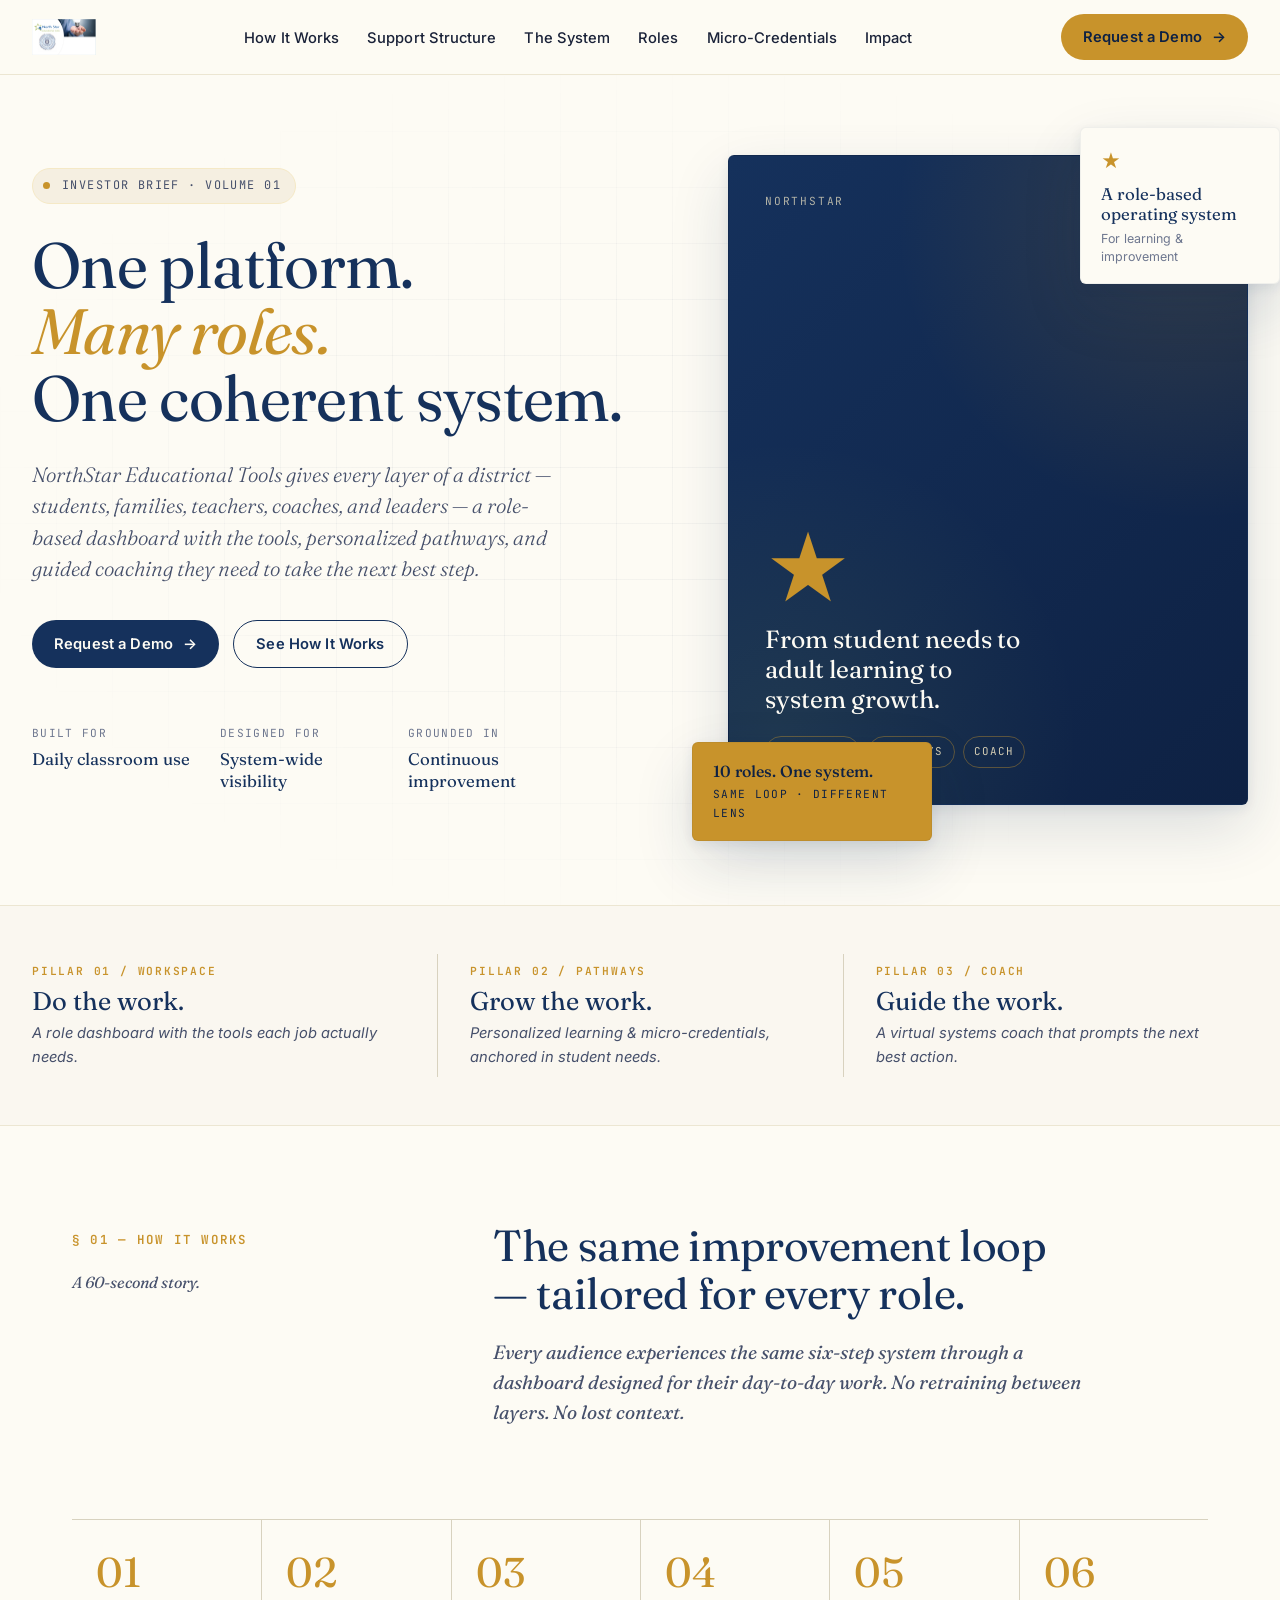
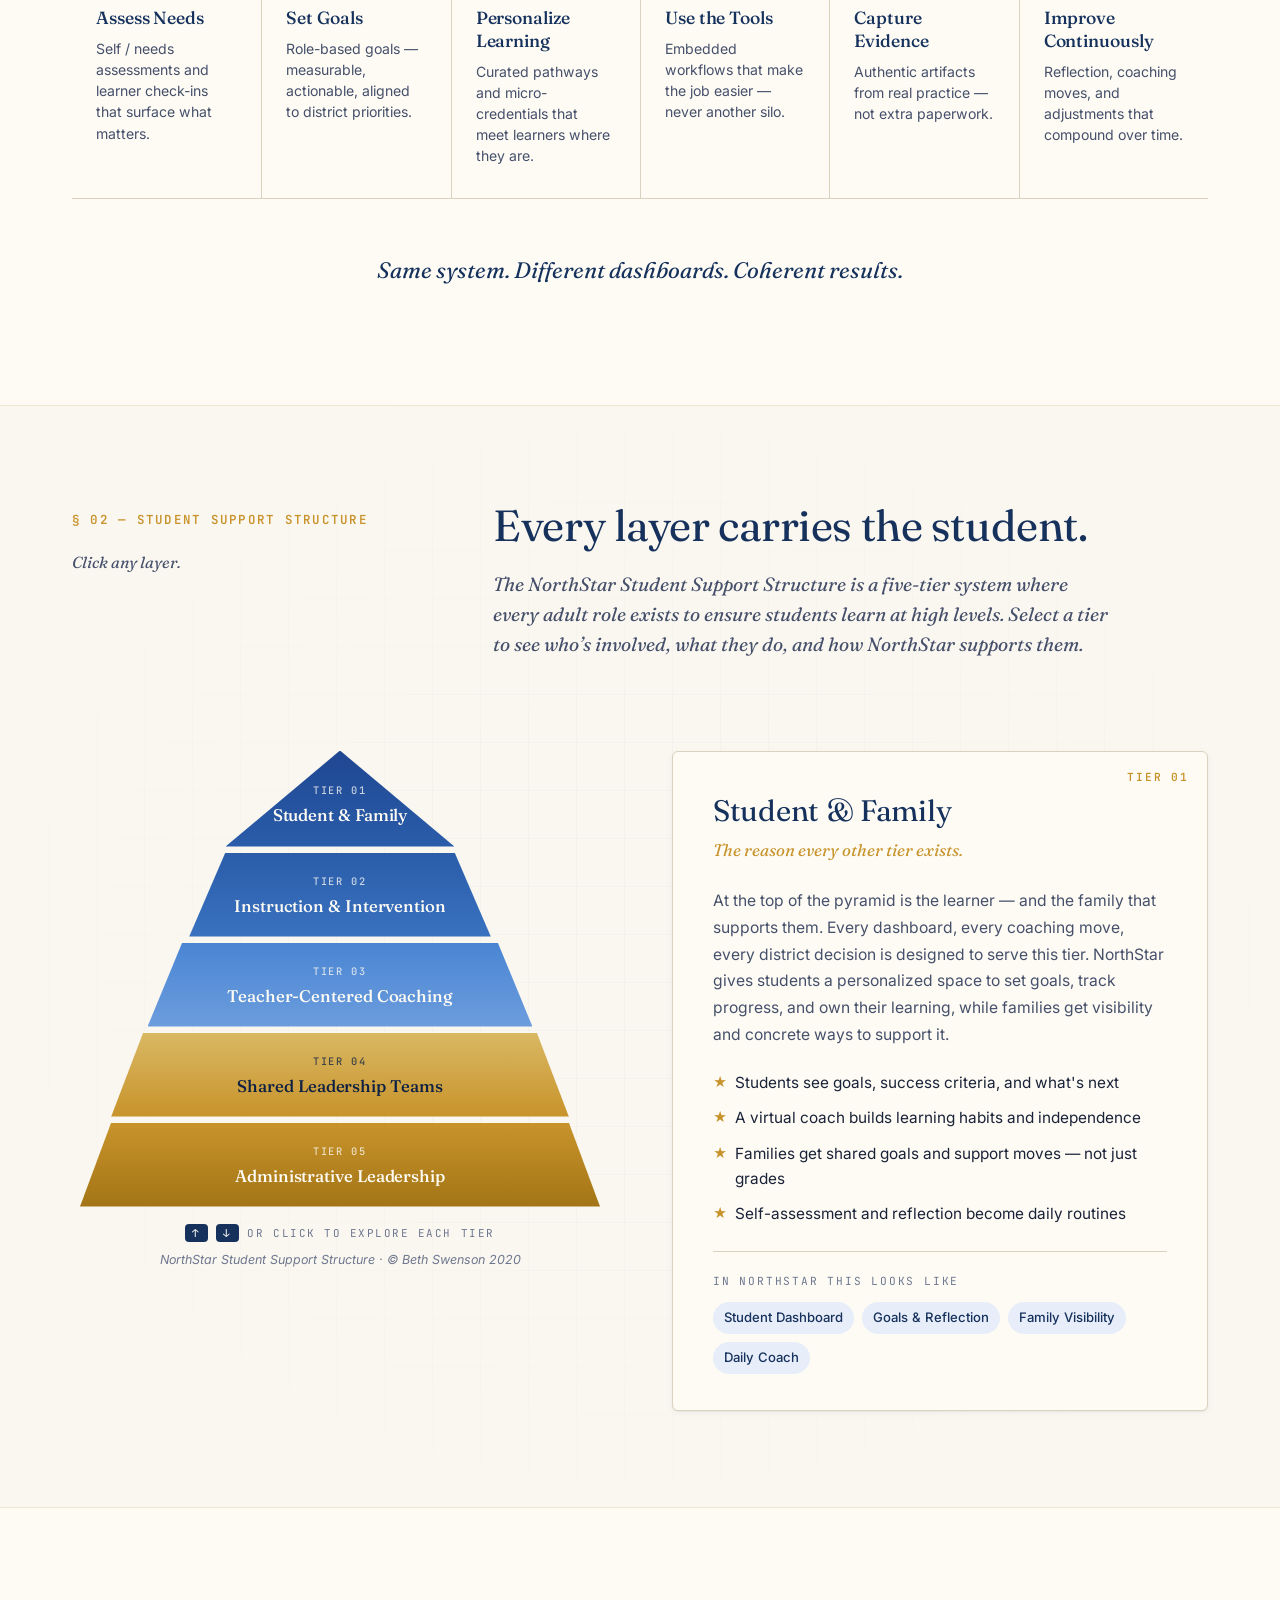
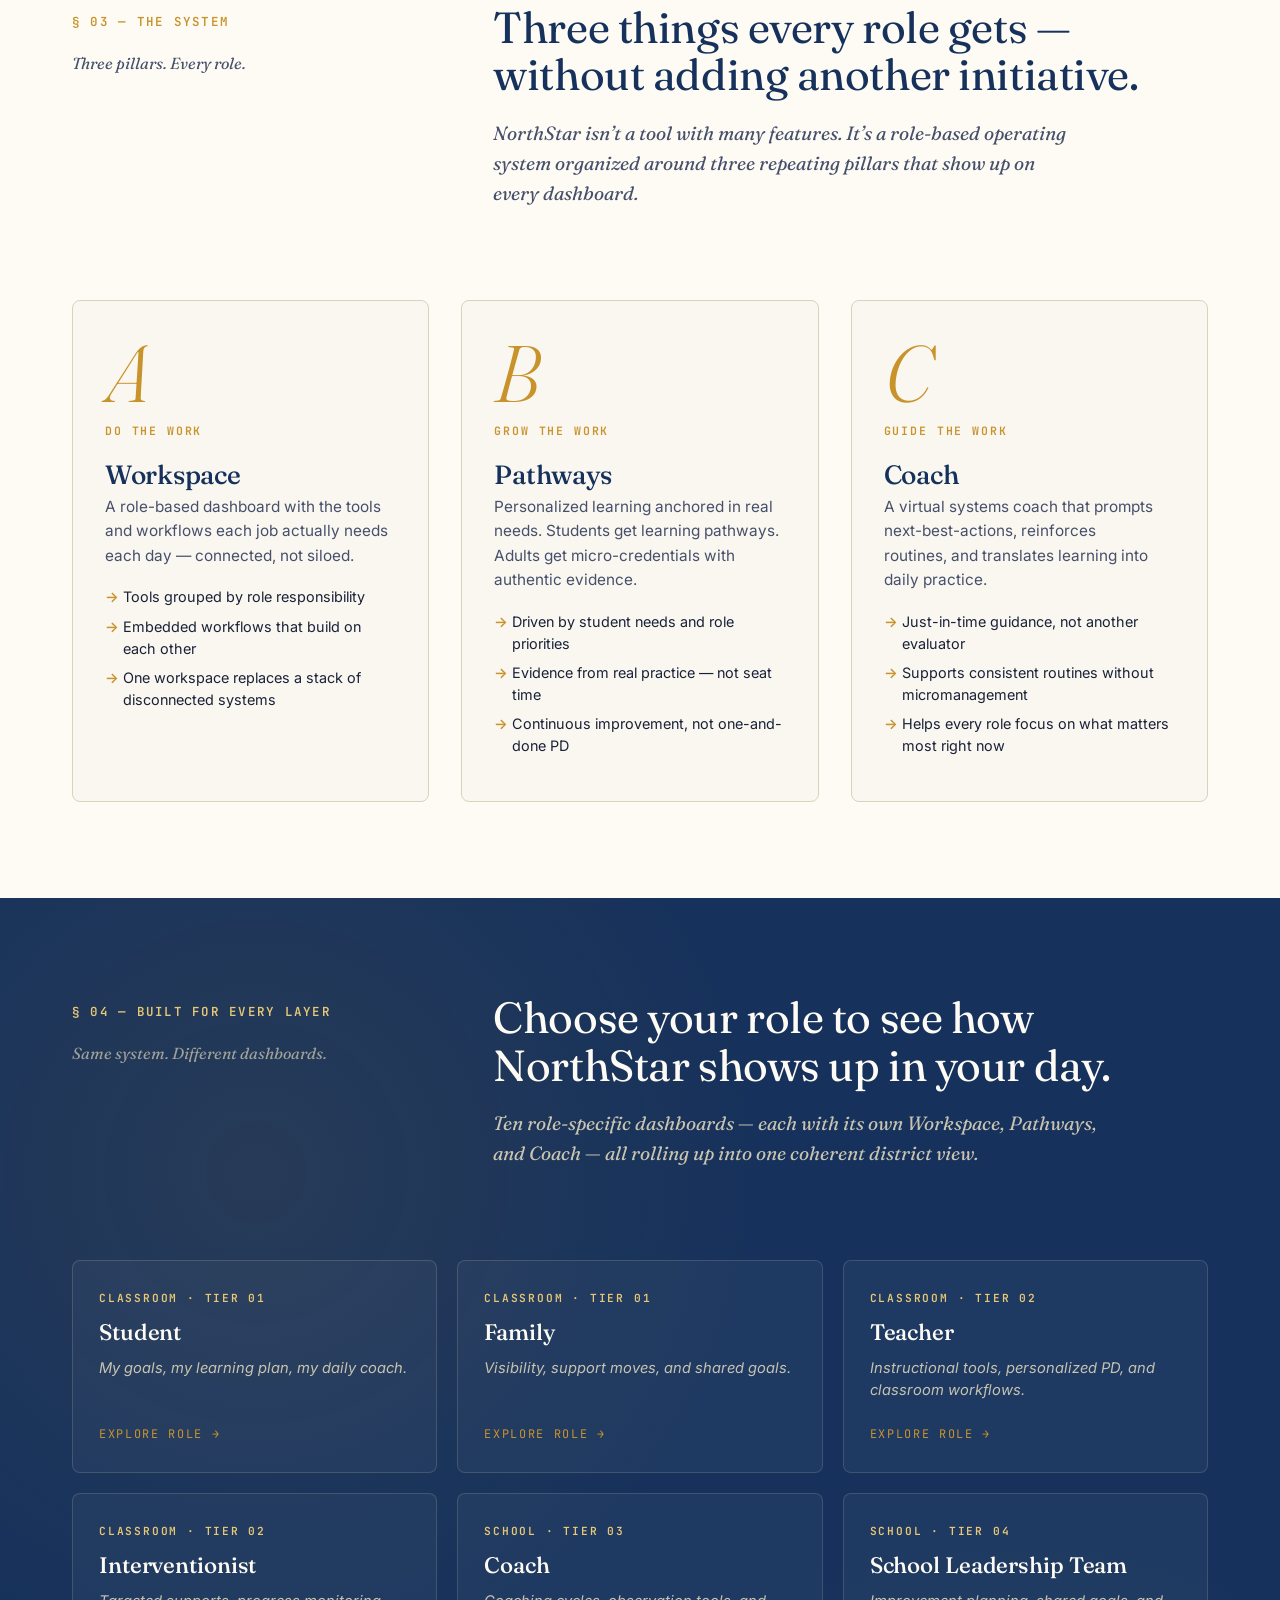
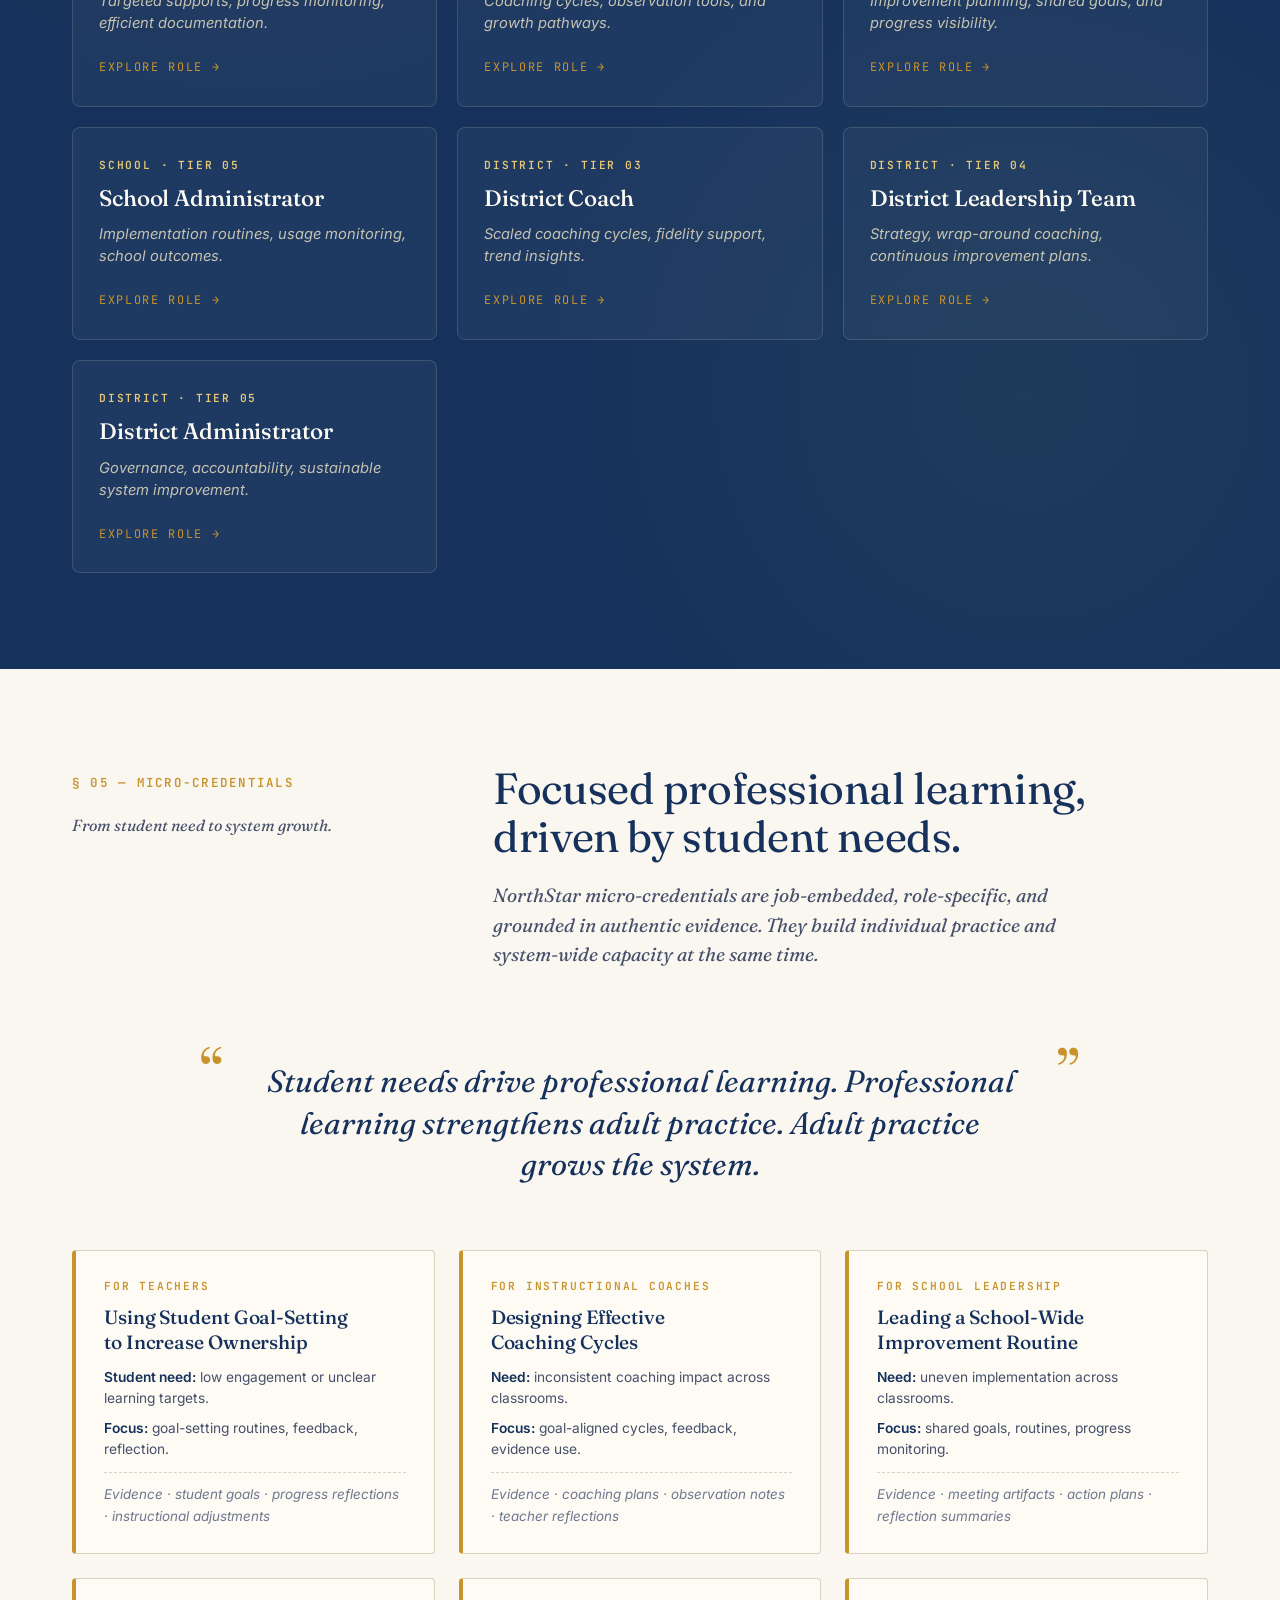
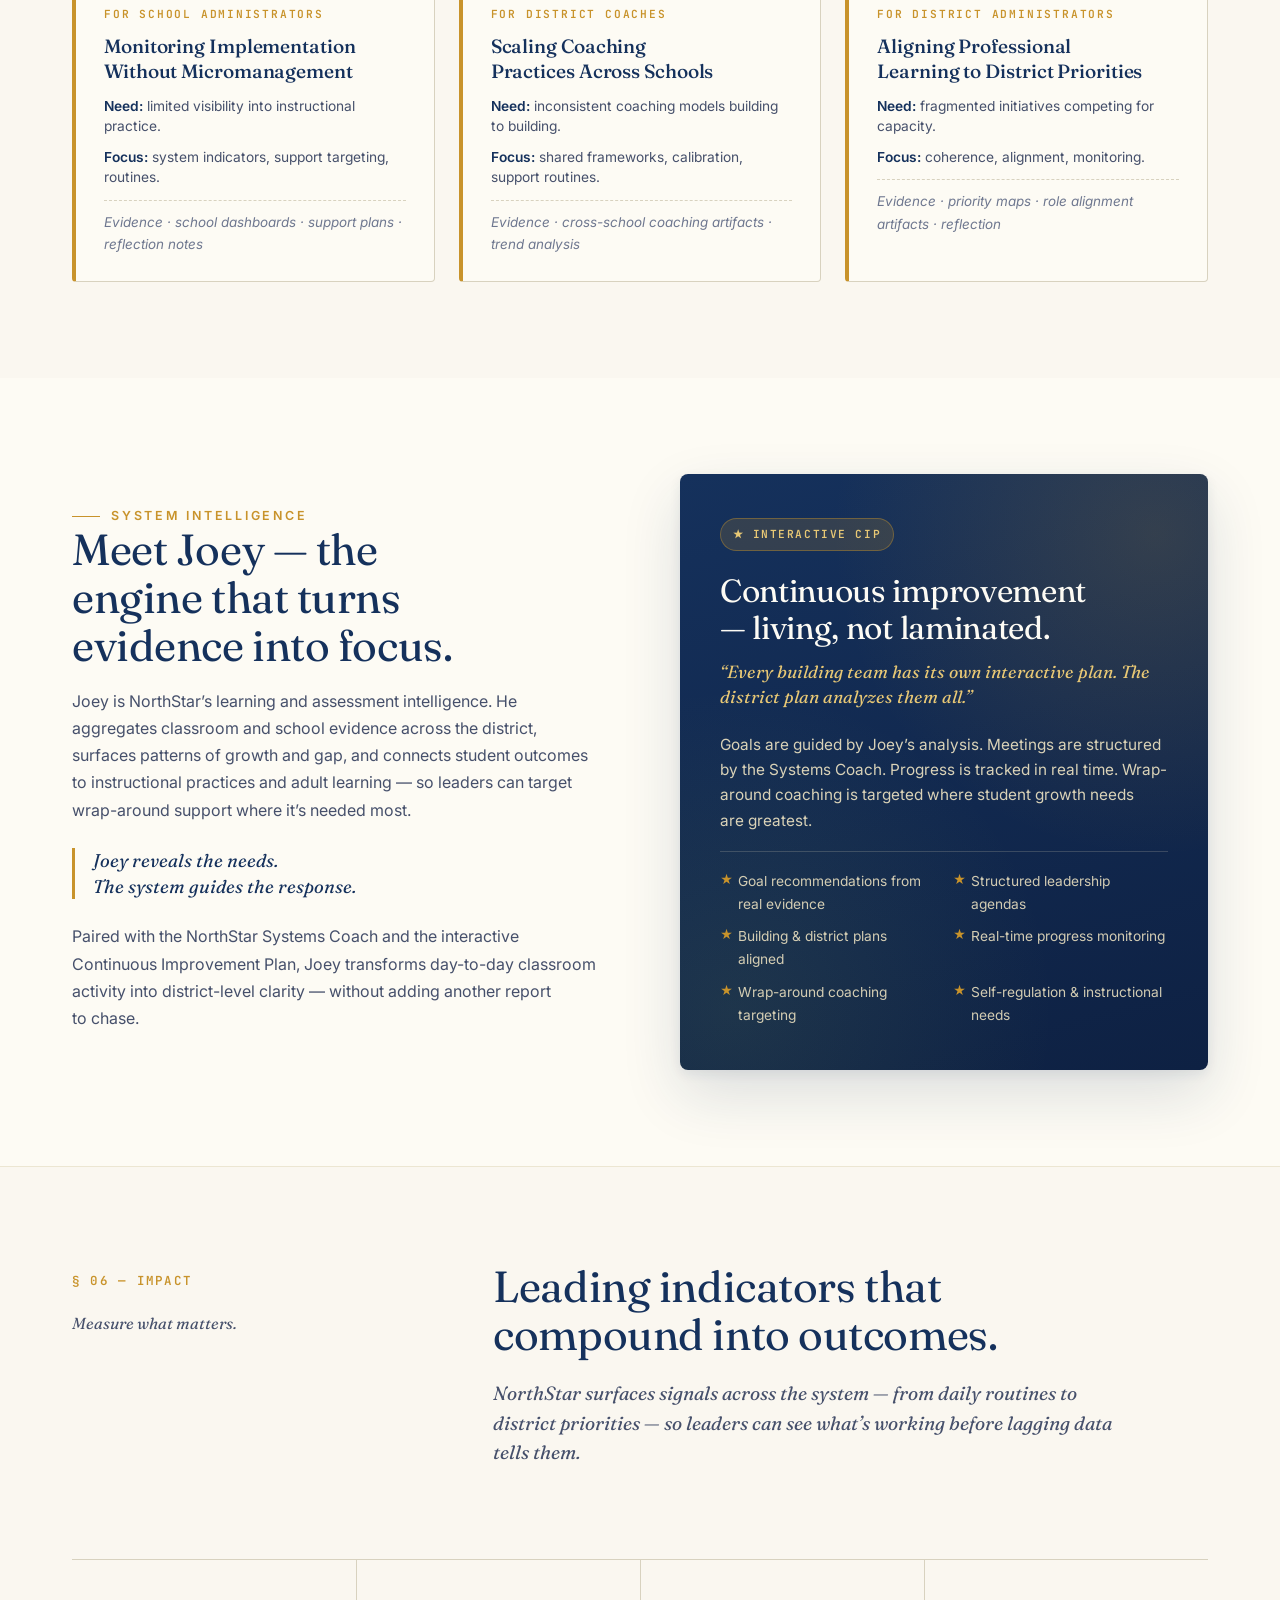
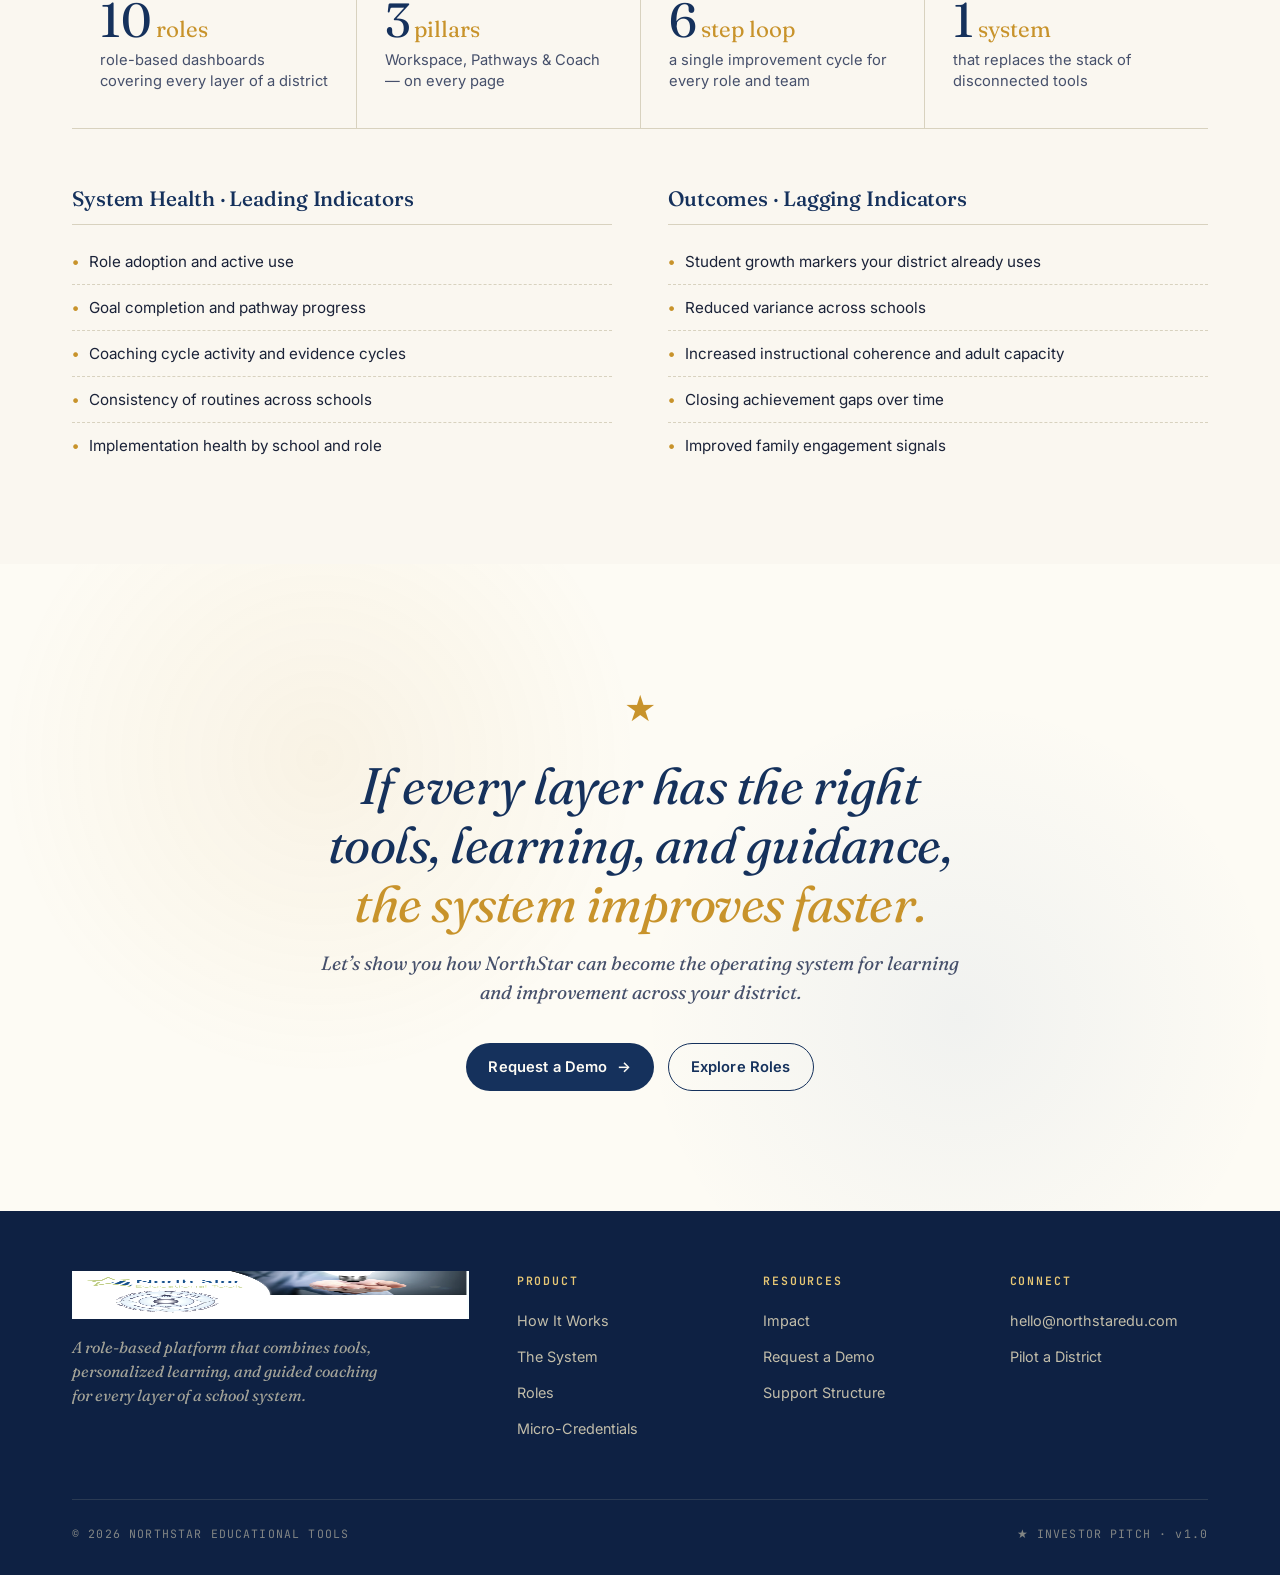
<file: design-v2/index.html>
<!doctype html>
<html lang="en">
<head>
<meta charset="utf-8">
<meta name="viewport" content="width=device-width, initial-scale=1">
<title>NorthStar Educational Tools — One platform. Many roles. One coherent system.</title>
<meta name="description" content="A role-based learning and improvement platform that combines tools, personalized pathways, and guided coaching for every layer of a school system.">

<!-- Fonts -->
<link rel="preconnect" href="https://fonts.googleapis.com">
<link rel="preconnect" href="https://fonts.gstatic.com" crossorigin>
<link href="https://fonts.googleapis.com/css2?family=Fraunces:ital,opsz,wght@0,9..144,300..600;1,9..144,300..500&family=Inter:wght@400;500;600;700&family=JetBrains+Mono:wght@400;500;600&display=swap" rel="stylesheet">

<link rel="stylesheet" href="styles.css">
</head>
<body>

<!-- =================================================================
     NAV
================================================================== -->
<nav class="nav">
  <div class="nav-inner">
    <a class="nav-logo" href="#top">
      <img src="assets/northstar-logo.png" alt="North Star Educational Tools">
    </a>
    <ul class="nav-links">
      <li><a href="#how">How It Works</a></li>
      <li><a href="#pyramid">Support Structure</a></li>
      <li><a href="#system">The System</a></li>
      <li><a href="#roles">Roles</a></li>
      <li><a href="#micro">Micro-Credentials</a></li>
      <li><a href="#impact">Impact</a></li>
    </ul>
    <a class="btn btn-gold" href="#cta">
      Request a Demo
      <span class="arrow">→</span>
    </a>
  </div>
</nav>

<!-- =================================================================
     HERO
================================================================== -->
<header id="top" class="hero" data-screen-label="01 Hero">
  <div class="hero-inner">
    <div class="hero-copy">
      <div class="hero-brochure-tag">
        <span class="dot"></span>
        Investor Brief · Volume 01
      </div>
      <h1>
        One platform. <span class="accent">Many roles.</span><br>
        One coherent system.
      </h1>
      <p class="hero-sub">
        NorthStar Educational Tools gives every layer of a district — students,
        families, teachers, coaches, and leaders — a role-based dashboard with
        the tools, personalized pathways, and guided coaching they need to take
        the next best step.
      </p>
      <div class="hero-ctas">
        <a class="btn btn-primary" href="#cta">Request a Demo <span class="arrow">→</span></a>
        <a class="btn btn-ghost" href="#how">See How It Works</a>
      </div>

      <div class="hero-meta">
        <div class="hero-meta-item">
          <div class="label">Built for</div>
          <div class="value">Daily classroom use</div>
        </div>
        <div class="hero-meta-item">
          <div class="label">Designed for</div>
          <div class="value">System-wide visibility</div>
        </div>
        <div class="hero-meta-item">
          <div class="label">Grounded in</div>
          <div class="value">Continuous improvement</div>
        </div>
      </div>
    </div>

    <!-- Brochure-style stacked cover -->
    <div class="hero-visual" aria-hidden="true">
      <div class="hero-card tag-card">
        <div class="star">★</div>
        <div class="ttl">A role-based<br>operating system</div>
        <div class="sub">For learning &amp; improvement</div>
      </div>

      <div class="hero-card main">
        <div class="label-row">
          <span>NORTHSTAR</span>
          <span>EST. 2020</span>
        </div>
        <div class="big-num">★</div>
        <div class="big-text">
          From student needs to<br>adult learning to<br>system growth.
        </div>
        <div class="pillars">
          <span>Workspace</span>
          <span>Pathways</span>
          <span>Coach</span>
        </div>
      </div>

      <div class="hero-card bottom-card">
        <div class="ttl">10 roles. One system.</div>
        <div class="sub">Same loop · different lens</div>
      </div>
    </div>
  </div>
</header>

<!-- =================================================================
     PROMISE STRIP — three pillars at a glance
================================================================== -->
<section class="promise" style="padding: 48px 0;">
  <div class="promise-inner">
    <div class="promise-cell">
      <span class="pillar-num">PILLAR 01 / WORKSPACE</span>
      <span class="pillar-name">Do the work.</span>
      <span class="pillar-tag">A role dashboard with the tools each job actually needs.</span>
    </div>
    <div class="promise-cell">
      <span class="pillar-num">PILLAR 02 / PATHWAYS</span>
      <span class="pillar-name">Grow the work.</span>
      <span class="pillar-tag">Personalized learning &amp; micro-credentials, anchored in student needs.</span>
    </div>
    <div class="promise-cell">
      <span class="pillar-num">PILLAR 03 / COACH</span>
      <span class="pillar-name">Guide the work.</span>
      <span class="pillar-tag">A virtual systems coach that prompts the next best action.</span>
    </div>
  </div>
</section>

<!-- =================================================================
     HOW IT WORKS — improvement loop
================================================================== -->
<section id="how" class="howitworks" data-screen-label="02 How It Works">
  <div class="container">
    <div class="section-head">
      <div class="meta">
        <div class="num">§ 01 — HOW IT WORKS</div>
        <div class="label">A 60-second story.</div>
      </div>
      <div>
        <h2>The same improvement loop &mdash; tailored for every role.</h2>
        <p class="lede">
          Every audience experiences the same six-step system through a dashboard
          designed for their day-to-day work. No retraining between layers.
          No lost context.
        </p>
      </div>
    </div>

    <div class="loop-grid">
      <div class="loop-step">
        <span class="num">01</span>
        <h4>Assess Needs</h4>
        <p>Self / needs assessments and learner check-ins that surface what matters.</p>
      </div>
      <div class="loop-step">
        <span class="num">02</span>
        <h4>Set Goals</h4>
        <p>Role-based goals — measurable, actionable, aligned to district priorities.</p>
      </div>
      <div class="loop-step">
        <span class="num">03</span>
        <h4>Personalize Learning</h4>
        <p>Curated pathways and micro-credentials that meet learners where they are.</p>
      </div>
      <div class="loop-step">
        <span class="num">04</span>
        <h4>Use the Tools</h4>
        <p>Embedded workflows that make the job easier — never another silo.</p>
      </div>
      <div class="loop-step">
        <span class="num">05</span>
        <h4>Capture Evidence</h4>
        <p>Authentic artifacts from real practice — not extra paperwork.</p>
      </div>
      <div class="loop-step">
        <span class="num">06</span>
        <h4>Improve Continuously</h4>
        <p>Reflection, coaching moves, and adjustments that compound over time.</p>
      </div>
    </div>

    <p class="loop-bridge">
      Same system. Different dashboards. Coherent results.
    </p>
  </div>
</section>

<!-- =================================================================
     PYRAMID — Student Support Structure (interactive)
================================================================== -->
<section id="pyramid" class="pyramid-section" data-screen-label="03 Support Structure">
  <div class="container">
    <div class="section-head">
      <div class="meta">
        <div class="num">§ 02 — STUDENT SUPPORT STRUCTURE</div>
        <div class="label">Click any layer.</div>
      </div>
      <div>
        <h2>Every layer carries the student.</h2>
        <p class="lede">
          The NorthStar Student Support Structure is a five-tier system where every
          adult role exists to ensure students learn at high levels. Select a tier
          to see who&rsquo;s involved, what they do, and how NorthStar supports them.
        </p>
      </div>
    </div>

    <div class="pyramid-layout">
      <!-- LEFT: Pyramid -->
      <div class="pyramid-stage">
        <div class="pyramid" id="pyramid">
          <button class="pyramid-row tier-1 active" data-tier="1" aria-label="Student & Family">
            <span class="row-num">TIER 01</span>
            <span class="row-title">Student &amp; Family</span>
          </button>
          <button class="pyramid-row tier-2" data-tier="2">
            <span class="row-num">TIER 02</span>
            <span class="row-title">Instruction &amp; Intervention</span>
          </button>
          <button class="pyramid-row tier-3" data-tier="3">
            <span class="row-num">TIER 03</span>
            <span class="row-title">Teacher-Centered Coaching</span>
          </button>
          <button class="pyramid-row tier-4" data-tier="4">
            <span class="row-num">TIER 04</span>
            <span class="row-title">Shared Leadership Teams</span>
          </button>
          <button class="pyramid-row tier-5" data-tier="5">
            <span class="row-num">TIER 05</span>
            <span class="row-title">Administrative Leadership</span>
          </button>
        </div>
        <div class="pyramid-tip">
          <kbd>↑</kbd> <kbd>↓</kbd> or click to explore each tier
        </div>
        <div class="pyramid-credit">
          NorthStar Student Support Structure · © Beth Swenson 2020
        </div>
      </div>

      <!-- RIGHT: Detail panel -->
      <div class="pyramid-detail" id="pyramidDetail">
        <!-- populated by JS -->
      </div>
    </div>
  </div>
</section>

<!-- =================================================================
     THREE PILLARS — Workspace, Pathways, Coach
================================================================== -->
<section id="system" class="pillars-section" data-screen-label="04 The System">
  <div class="container">
    <div class="section-head">
      <div class="meta">
        <div class="num">§ 03 — THE SYSTEM</div>
        <div class="label">Three pillars. Every role.</div>
      </div>
      <div>
        <h2>Three things every role gets &mdash; without adding another initiative.</h2>
        <p class="lede">
          NorthStar isn&rsquo;t a tool with many features. It&rsquo;s a role-based
          operating system organized around three repeating pillars that
          show up on every dashboard.
        </p>
      </div>
    </div>

    <div class="pillar-grid">
      <article class="pillar-card">
        <div class="pillar-mark">A</div>
        <span class="pillar-tag">DO THE WORK</span>
        <h3>Workspace</h3>
        <p>
          A role-based dashboard with the tools and workflows each job actually
          needs each day &mdash; connected, not siloed.
        </p>
        <ul>
          <li>Tools grouped by role responsibility</li>
          <li>Embedded workflows that build on each other</li>
          <li>One workspace replaces a stack of disconnected systems</li>
        </ul>
      </article>

      <article class="pillar-card">
        <div class="pillar-mark">B</div>
        <span class="pillar-tag">GROW THE WORK</span>
        <h3>Pathways</h3>
        <p>
          Personalized learning anchored in real needs. Students get learning
          pathways. Adults get micro-credentials with authentic evidence.
        </p>
        <ul>
          <li>Driven by student needs and role priorities</li>
          <li>Evidence from real practice — not seat time</li>
          <li>Continuous improvement, not one-and-done PD</li>
        </ul>
      </article>

      <article class="pillar-card">
        <div class="pillar-mark">C</div>
        <span class="pillar-tag">GUIDE THE WORK</span>
        <h3>Coach</h3>
        <p>
          A virtual systems coach that prompts next-best-actions, reinforces
          routines, and translates learning into daily practice.
        </p>
        <ul>
          <li>Just-in-time guidance, not another evaluator</li>
          <li>Supports consistent routines without micromanagement</li>
          <li>Helps every role focus on what matters most right now</li>
        </ul>
      </article>
    </div>
  </div>
</section>

<!-- =================================================================
     ROLES — choose your layer
================================================================== -->
<section id="roles" class="roles-section" data-screen-label="05 Roles">
  <div class="container">
    <div class="section-head">
      <div class="meta">
        <div class="num">§ 04 — BUILT FOR EVERY LAYER</div>
        <div class="label">Same system. Different dashboards.</div>
      </div>
      <div>
        <h2>Choose your role to see how NorthStar shows up in your day.</h2>
        <p class="lede">
          Ten role-specific dashboards &mdash; each with its own Workspace,
          Pathways, and Coach &mdash; all rolling up into one coherent district view.
        </p>
      </div>
    </div>

    <div class="role-grid">
      <div class="role-card">
        <span class="role-tier">CLASSROOM · TIER 01</span>
        <h4>Student</h4>
        <p>My goals, my learning plan, my daily coach.</p>
        <span class="role-arrow">Explore role →</span>
      </div>
      <div class="role-card">
        <span class="role-tier">CLASSROOM · TIER 01</span>
        <h4>Family</h4>
        <p>Visibility, support moves, and shared goals.</p>
        <span class="role-arrow">Explore role →</span>
      </div>
      <div class="role-card">
        <span class="role-tier">CLASSROOM · TIER 02</span>
        <h4>Teacher</h4>
        <p>Instructional tools, personalized PD, and classroom workflows.</p>
        <span class="role-arrow">Explore role →</span>
      </div>
      <div class="role-card">
        <span class="role-tier">CLASSROOM · TIER 02</span>
        <h4>Interventionist</h4>
        <p>Targeted supports, progress monitoring, efficient documentation.</p>
        <span class="role-arrow">Explore role →</span>
      </div>
      <div class="role-card">
        <span class="role-tier">SCHOOL · TIER 03</span>
        <h4>Coach</h4>
        <p>Coaching cycles, observation tools, and growth pathways.</p>
        <span class="role-arrow">Explore role →</span>
      </div>
      <div class="role-card">
        <span class="role-tier">SCHOOL · TIER 04</span>
        <h4>School Leadership Team</h4>
        <p>Improvement planning, shared goals, and progress visibility.</p>
        <span class="role-arrow">Explore role →</span>
      </div>
      <div class="role-card">
        <span class="role-tier">SCHOOL · TIER 05</span>
        <h4>School Administrator</h4>
        <p>Implementation routines, usage monitoring, school outcomes.</p>
        <span class="role-arrow">Explore role →</span>
      </div>
      <div class="role-card">
        <span class="role-tier">DISTRICT · TIER 03</span>
        <h4>District Coach</h4>
        <p>Scaled coaching cycles, fidelity support, trend insights.</p>
        <span class="role-arrow">Explore role →</span>
      </div>
      <div class="role-card">
        <span class="role-tier">DISTRICT · TIER 04</span>
        <h4>District Leadership Team</h4>
        <p>Strategy, wrap-around coaching, continuous improvement plans.</p>
        <span class="role-arrow">Explore role →</span>
      </div>
      <div class="role-card">
        <span class="role-tier">DISTRICT · TIER 05</span>
        <h4>District Administrator</h4>
        <p>Governance, accountability, sustainable system improvement.</p>
        <span class="role-arrow">Explore role →</span>
      </div>
    </div>
  </div>
</section>

<!-- =================================================================
     MICRO-CREDENTIALS
================================================================== -->
<section id="micro" class="mc-section" data-screen-label="06 Micro-Credentials">
  <div class="container">
    <div class="section-head">
      <div class="meta">
        <div class="num">§ 05 — MICRO-CREDENTIALS</div>
        <div class="label">From student need to system growth.</div>
      </div>
      <div>
        <h2>Focused professional learning, driven by student needs.</h2>
        <p class="lede">
          NorthStar micro-credentials are job-embedded, role-specific, and
          grounded in authentic evidence. They build individual practice
          and system-wide capacity at the same time.
        </p>
      </div>
    </div>

    <p class="mc-quote">
      Student needs drive professional learning. Professional learning
      strengthens adult practice. Adult practice grows the system.
    </p>

    <div class="mc-grid">
      <div class="mc-card">
        <div class="role">FOR TEACHERS</div>
        <h4>Using Student Goal-Setting to Increase Ownership</h4>
        <div class="need"><strong>Student need:</strong> low engagement or unclear learning targets.</div>
        <div class="need"><strong>Focus:</strong> goal-setting routines, feedback, reflection.</div>
        <div class="ev">Evidence · student goals · progress reflections · instructional adjustments</div>
      </div>
      <div class="mc-card">
        <div class="role">FOR INSTRUCTIONAL COACHES</div>
        <h4>Designing Effective Coaching Cycles</h4>
        <div class="need"><strong>Need:</strong> inconsistent coaching impact across classrooms.</div>
        <div class="need"><strong>Focus:</strong> goal-aligned cycles, feedback, evidence use.</div>
        <div class="ev">Evidence · coaching plans · observation notes · teacher reflections</div>
      </div>
      <div class="mc-card">
        <div class="role">FOR SCHOOL LEADERSHIP</div>
        <h4>Leading a School-Wide Improvement Routine</h4>
        <div class="need"><strong>Need:</strong> uneven implementation across classrooms.</div>
        <div class="need"><strong>Focus:</strong> shared goals, routines, progress monitoring.</div>
        <div class="ev">Evidence · meeting artifacts · action plans · reflection summaries</div>
      </div>
      <div class="mc-card">
        <div class="role">FOR SCHOOL ADMINISTRATORS</div>
        <h4>Monitoring Implementation Without Micromanagement</h4>
        <div class="need"><strong>Need:</strong> limited visibility into instructional practice.</div>
        <div class="need"><strong>Focus:</strong> system indicators, support targeting, routines.</div>
        <div class="ev">Evidence · school dashboards · support plans · reflection notes</div>
      </div>
      <div class="mc-card">
        <div class="role">FOR DISTRICT COACHES</div>
        <h4>Scaling Coaching Practices Across Schools</h4>
        <div class="need"><strong>Need:</strong> inconsistent coaching models building to building.</div>
        <div class="need"><strong>Focus:</strong> shared frameworks, calibration, support routines.</div>
        <div class="ev">Evidence · cross-school coaching artifacts · trend analysis</div>
      </div>
      <div class="mc-card">
        <div class="role">FOR DISTRICT ADMINISTRATORS</div>
        <h4>Aligning Professional Learning to District Priorities</h4>
        <div class="need"><strong>Need:</strong> fragmented initiatives competing for capacity.</div>
        <div class="need"><strong>Focus:</strong> coherence, alignment, monitoring.</div>
        <div class="ev">Evidence · priority maps · role alignment artifacts · reflection</div>
      </div>
    </div>
  </div>
</section>

<!-- =================================================================
     JOEY + CIP SPOTLIGHT
================================================================== -->
<section class="spotlight" data-screen-label="07 Joey & CIP">
  <div class="container">
    <div class="spotlight-grid">
      <div class="spotlight-text">
        <div class="eyebrow">SYSTEM INTELLIGENCE</div>
        <h2>Meet Joey &mdash; the engine that turns evidence into focus.</h2>
        <p>
          Joey is NorthStar&rsquo;s learning and assessment intelligence. He
          aggregates classroom and school evidence across the district, surfaces
          patterns of growth and gap, and connects student outcomes to
          instructional practices and adult learning &mdash; so leaders can
          target wrap-around support where it&rsquo;s needed most.
        </p>
        <p class="anchor">
          Joey reveals the needs.<br>
          The system guides the response.
        </p>
        <p>
          Paired with the NorthStar Systems Coach and the interactive
          Continuous Improvement Plan, Joey transforms day-to-day classroom
          activity into district-level clarity &mdash; without adding another
          report to chase.
        </p>
      </div>

      <div class="spotlight-card">
        <div class="badge">
          <span>★</span>
          INTERACTIVE CIP
        </div>
        <h3>Continuous improvement &mdash; living, not laminated.</h3>
        <p class="quote">
          &ldquo;Every building team has its own interactive plan. The district plan
          analyzes them all.&rdquo;
        </p>
        <p>
          Goals are guided by Joey&rsquo;s analysis. Meetings are structured by
          the Systems Coach. Progress is tracked in real time. Wrap-around
          coaching is targeted where student growth needs are greatest.
        </p>
        <ul class="feat-list">
          <li>Goal recommendations from real evidence</li>
          <li>Structured leadership agendas</li>
          <li>Building &amp; district plans aligned</li>
          <li>Real-time progress monitoring</li>
          <li>Wrap-around coaching targeting</li>
          <li>Self-regulation &amp; instructional needs</li>
        </ul>
      </div>
    </div>
  </div>
</section>

<!-- =================================================================
     IMPACT
================================================================== -->
<section id="impact" class="impact-section" data-screen-label="08 Impact">
  <div class="container">
    <div class="section-head">
      <div class="meta">
        <div class="num">§ 06 — IMPACT</div>
        <div class="label">Measure what matters.</div>
      </div>
      <div>
        <h2>Leading indicators that compound into outcomes.</h2>
        <p class="lede">
          NorthStar surfaces signals across the system &mdash; from daily routines
          to district priorities &mdash; so leaders can see what&rsquo;s working
          before lagging data tells them.
        </p>
      </div>
    </div>

    <div class="impact-grid">
      <div class="impact-cell">
        <div class="num">10<span class="unit">roles</span></div>
        <div class="label">role-based dashboards covering every layer of a district</div>
      </div>
      <div class="impact-cell">
        <div class="num">3<span class="unit">pillars</span></div>
        <div class="label">Workspace, Pathways &amp; Coach &mdash; on every page</div>
      </div>
      <div class="impact-cell">
        <div class="num">6<span class="unit">step loop</span></div>
        <div class="label">a single improvement cycle for every role and team</div>
      </div>
      <div class="impact-cell">
        <div class="num">1<span class="unit">system</span></div>
        <div class="label">that replaces the stack of disconnected tools</div>
      </div>
    </div>

    <div class="impact-columns">
      <div>
        <h4>System Health · Leading Indicators</h4>
        <ul>
          <li>Role adoption and active use</li>
          <li>Goal completion and pathway progress</li>
          <li>Coaching cycle activity and evidence cycles</li>
          <li>Consistency of routines across schools</li>
          <li>Implementation health by school and role</li>
        </ul>
      </div>
      <div>
        <h4>Outcomes · Lagging Indicators</h4>
        <ul>
          <li>Student growth markers your district already uses</li>
          <li>Reduced variance across schools</li>
          <li>Increased instructional coherence and adult capacity</li>
          <li>Closing achievement gaps over time</li>
          <li>Improved family engagement signals</li>
        </ul>
      </div>
    </div>
  </div>
</section>

<!-- =================================================================
     FINAL CTA
================================================================== -->
<section id="cta" class="final-cta" data-screen-label="09 CTA">
  <div class="container">
    <div class="star-mark">★</div>
    <h2>
      If every layer has the right tools, learning, and guidance,<br>
      <span class="accent">the system improves faster.</span>
    </h2>
    <p>
      Let&rsquo;s show you how NorthStar can become the operating system for
      learning and improvement across your district.
    </p>
    <div class="ctas">
      <a class="btn btn-primary" href="#cta">Request a Demo <span class="arrow">→</span></a>
      <a class="btn btn-ghost" href="#roles">Explore Roles</a>
    </div>
  </div>
</section>

<!-- =================================================================
     FOOTER
================================================================== -->
<footer>
  <div class="container">
    <div class="footer-grid">
      <div class="footer-brand">
        <img src="assets/northstar-logo.png" alt="North Star Educational Tools">
        <p>
          A role-based platform that combines tools, personalized learning,
          and guided coaching for every layer of a school system.
        </p>
      </div>
      <div>
        <h5>Product</h5>
        <ul>
          <li><a href="#how">How It Works</a></li>
          <li><a href="#system">The System</a></li>
          <li><a href="#roles">Roles</a></li>
          <li><a href="#micro">Micro-Credentials</a></li>
        </ul>
      </div>
      <div>
        <h5>Resources</h5>
        <ul>
          <li><a href="#impact">Impact</a></li>
          <li><a href="#cta">Request a Demo</a></li>
          <li><a href="#pyramid">Support Structure</a></li>
        </ul>
      </div>
      <div>
        <h5>Connect</h5>
        <ul>
          <li><a href="#cta">hello@northstaredu.com</a></li>
          <li><a href="#cta">Pilot a District</a></li>
        </ul>
      </div>
    </div>
    <div class="footer-bottom">
      <span>© 2026 NORTHSTAR EDUCATIONAL TOOLS</span>
      <span>★ INVESTOR PITCH · v1.0</span>
    </div>
  </div>
</footer>

<!-- =================================================================
     PYRAMID INTERACTION
================================================================== -->
<script>
const TIER_DATA = {
  "1": {
    title: "Student & Family",
    subtitle: "The reason every other tier exists.",
    body: "At the top of the pyramid is the learner — and the family that supports them. Every dashboard, every coaching move, every district decision is designed to serve this tier. NorthStar gives students a personalized space to set goals, track progress, and own their learning, while families get visibility and concrete ways to support it.",
    list: [
      "Students see goals, success criteria, and what's next",
      "A virtual coach builds learning habits and independence",
      "Families get shared goals and support moves — not just grades",
      "Self-assessment and reflection become daily routines"
    ],
    chips: ["Student Dashboard", "Goals & Reflection", "Family Visibility", "Daily Coach"],
    corner: "TIER 01"
  },
  "2": {
    title: "Instruction & Intervention",
    subtitle: "Teachers and interventionists, working as one system.",
    body: "This is where learning happens day to day. NorthStar gives teachers and interventionists a single workspace where instructional planning, progress monitoring, intervention documentation, and family communication build on each other — instead of living in five disconnected tools.",
    list: [
      "Instructional planning aligned to learning targets",
      "Progress monitoring and authentic evidence capture",
      "Intervention documentation that flows back to teachers",
      "Personalized PD anchored in actual student needs",
      "Just-in-time coach prompts during the teaching day"
    ],
    chips: ["Teacher Dashboard", "Intervention Tools", "Differentiation", "Embedded PD"],
    corner: "TIER 02"
  },
  "3": {
    title: "Teacher-Centered Coaching",
    subtitle: "Coaching around student-centered learning.",
    body: "Coaches — both school-based and district-based — bridge classroom practice and system-level priorities. NorthStar makes coaching cycles visible, evidence-rich, and scalable. Joey surfaces the patterns; coaches scale the practice.",
    list: [
      "Goal-aligned coaching cycles with shared evidence",
      "Observation tools tied to district instructional frameworks",
      "Cross-school trend insights for district coaches",
      "Calibration tools to keep coaching consistent at scale",
      "Micro-credentials for ongoing coach development"
    ],
    chips: ["Coaching Cycles", "Observation Tools", "Calibration", "Joey Insights"],
    corner: "TIER 03"
  },
  "4": {
    title: "Shared Leadership Teams",
    subtitle: "Building & district teams steering improvement together.",
    body: "Each building team has its own interactive Continuous Improvement Plan. The district plan analyzes them all. Joey and the NorthStar Systems Coach guide goal-setting, structure leadership meetings, and connect adult learning back to student needs — so improvement becomes a living process, not a laminated document.",
    list: [
      "Interactive Continuous Improvement Plans at every level",
      "Joey-guided goal recommendations rooted in real evidence",
      "Structured agendas and reflection prompts for every meeting",
      "Building plans rolling up to district-wide trend analysis",
      "Wrap-around coaching targeted to highest-need buildings"
    ],
    chips: ["Continuous Improvement", "Wrap-Around Coaching", "Joey Analysis", "Building → District"],
    corner: "TIER 04"
  },
  "5": {
    title: "Administrative Leadership",
    subtitle: "Governance, accountability, and sustainable change.",
    body: "School and district administrators provide the authority and direction that makes system-wide improvement possible. NorthStar gives them oversight without micromanagement: real-time visibility, evidence-grounded decisions, and a clear line from district priorities to daily classroom practice.",
    list: [
      "Real-time implementation health across schools",
      "Resource and coaching allocation grounded in evidence",
      "District CIP focused on closing achievement gaps",
      "Adult learning aligned to instructional and self-regulation needs",
      "Board-ready summaries generated from live system data"
    ],
    chips: ["District Dashboard", "Governance", "Equity & Accountability", "System Health"],
    corner: "TIER 05"
  }
};

(function initPyramid(){
  const rows = document.querySelectorAll(".pyramid-row");
  const detail = document.getElementById("pyramidDetail");

  function render(tier){
    const d = TIER_DATA[tier];
    if (!d) return;
    detail.innerHTML = `
      <div class="corner-mark">${d.corner}</div>
      <h3>${d.title}</h3>
      <div class="panel-sub">${d.subtitle}</div>
      <p class="panel-body">${d.body}</p>
      <ul class="panel-list">
        ${d.list.map(i => `<li>${i}</li>`).join("")}
      </ul>
      <div class="panel-tools">
        <div class="section-label">In NorthStar this looks like</div>
        <div class="chips">
          ${d.chips.map(c => `<span class="chip">${c}</span>`).join("")}
        </div>
      </div>
    `;
  }

  function activate(tier, scroll){
    rows.forEach(r => r.classList.toggle("active", r.dataset.tier === tier));
    render(tier);
    if (scroll) {
      const detailEl = document.getElementById("pyramidDetail");
      // only nudge if user is on small viewport
      if (window.innerWidth < 980) {
        detailEl.scrollIntoView({behavior:"smooth", block:"start"});
      }
    }
  }

  rows.forEach(r => {
    r.addEventListener("click", () => activate(r.dataset.tier, true));
    r.addEventListener("keydown", (e) => {
      if (e.key === "ArrowDown" || e.key === "ArrowRight") {
        e.preventDefault();
        const next = Math.min(5, parseInt(r.dataset.tier, 10) + 1);
        const nextEl = document.querySelector(`.pyramid-row[data-tier="${next}"]`);
        nextEl.focus(); activate(String(next), false);
      } else if (e.key === "ArrowUp" || e.key === "ArrowLeft") {
        e.preventDefault();
        const prev = Math.max(1, parseInt(r.dataset.tier, 10) - 1);
        const prevEl = document.querySelector(`.pyramid-row[data-tier="${prev}"]`);
        prevEl.focus(); activate(String(prev), false);
      }
    });
  });

  // initial render
  render("1");
})();
</script>

</body>
</html>
</file>
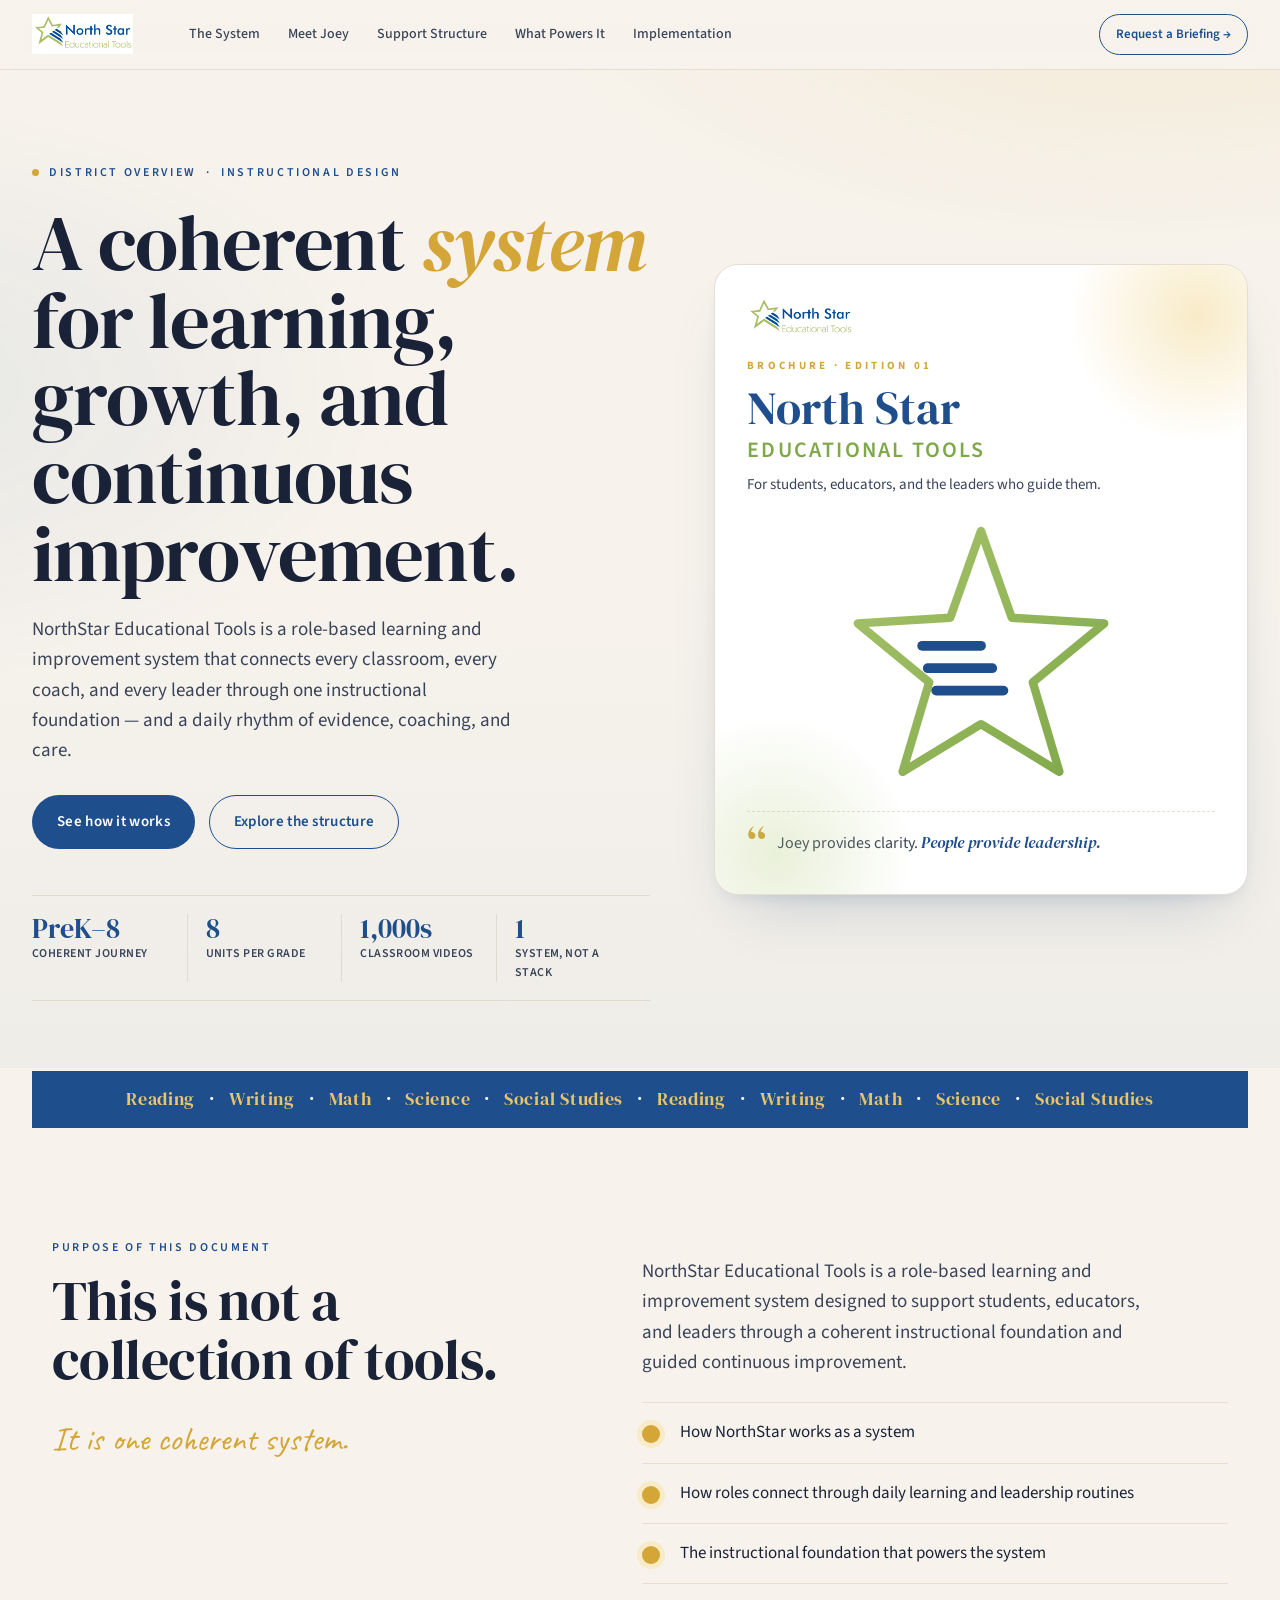
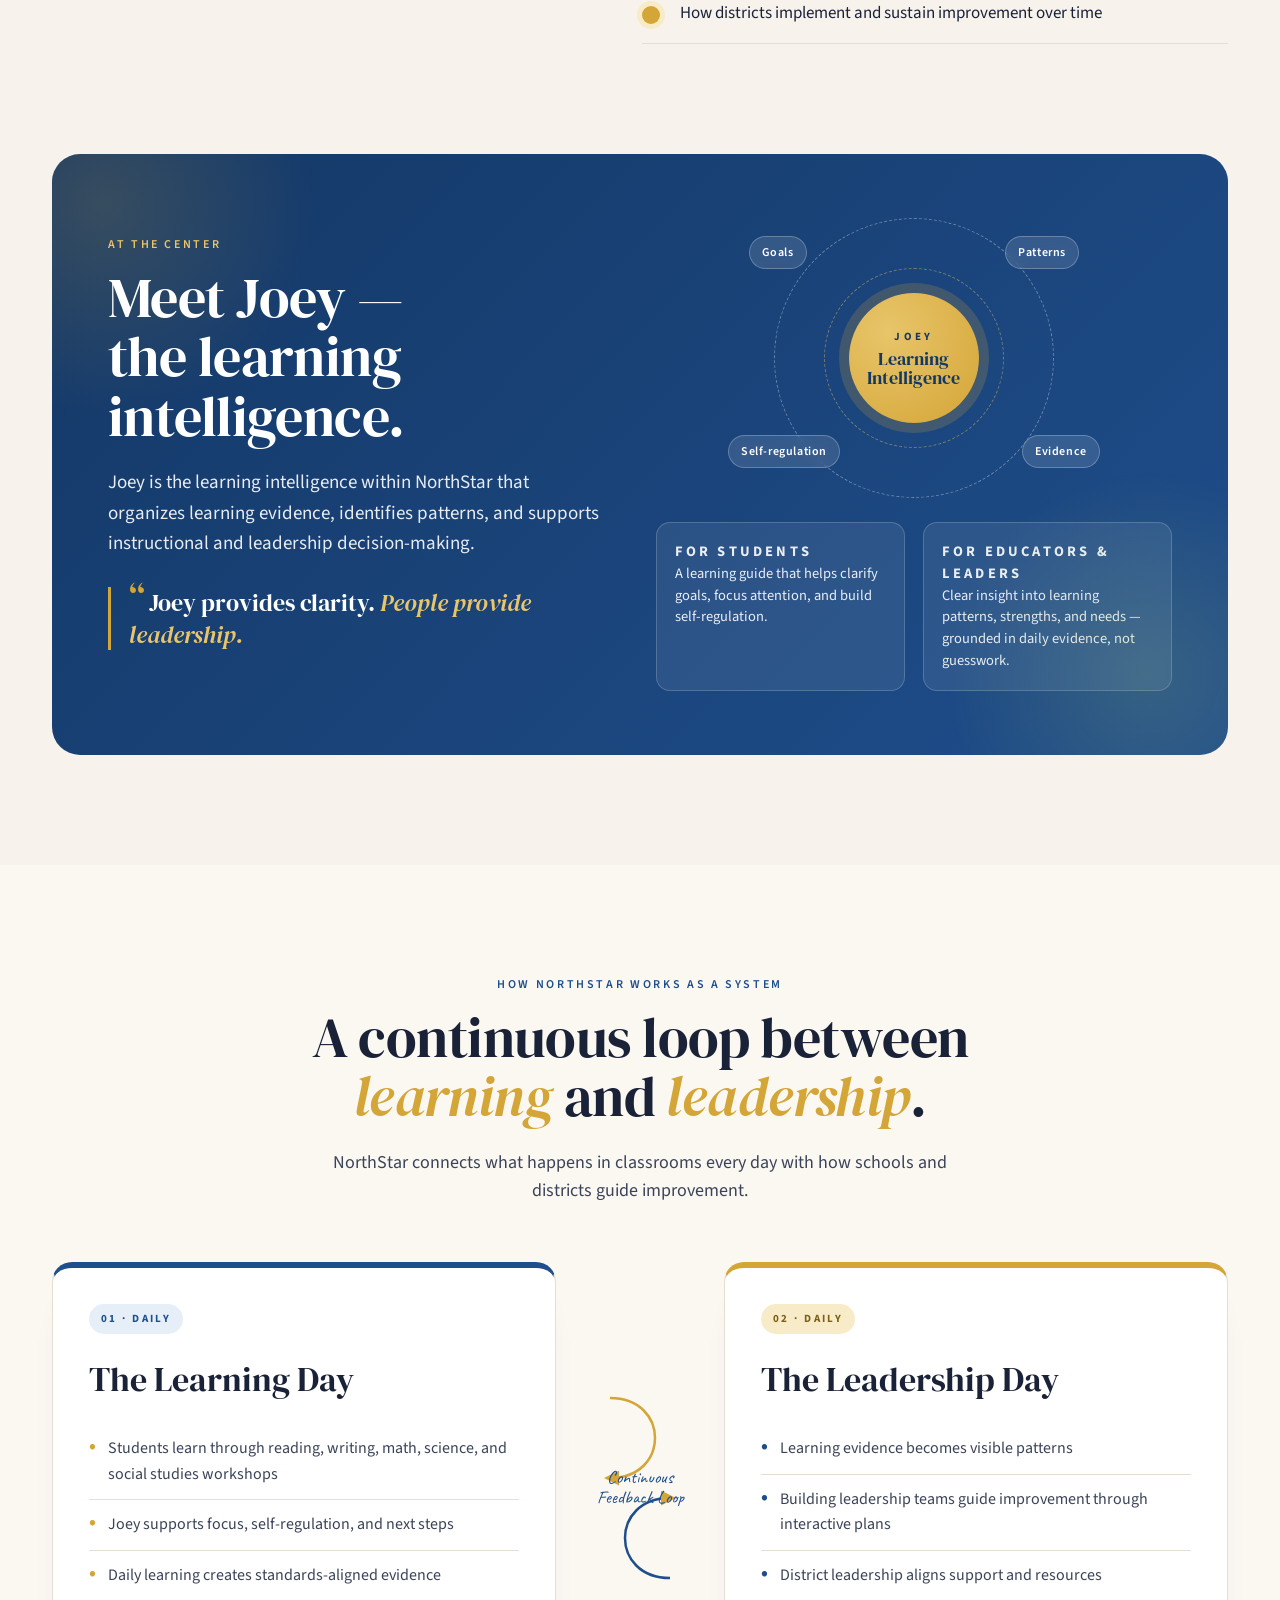
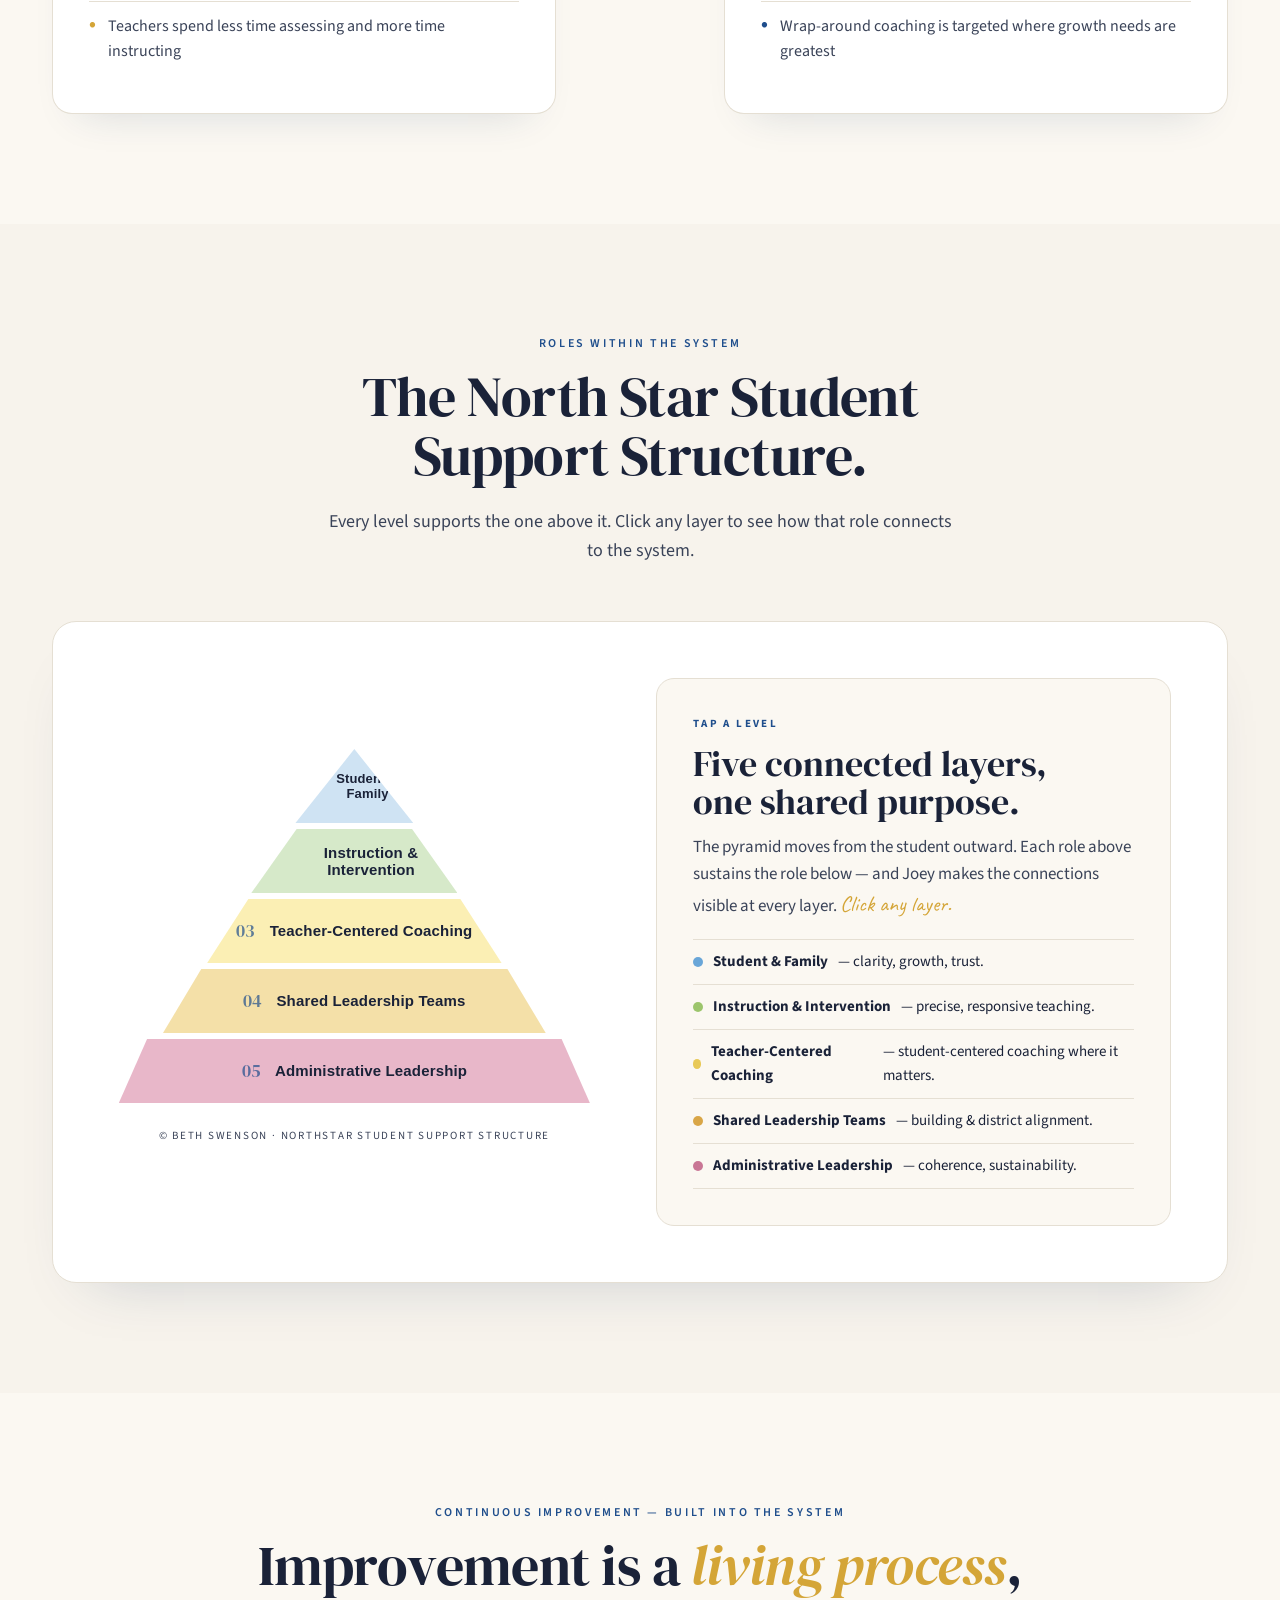
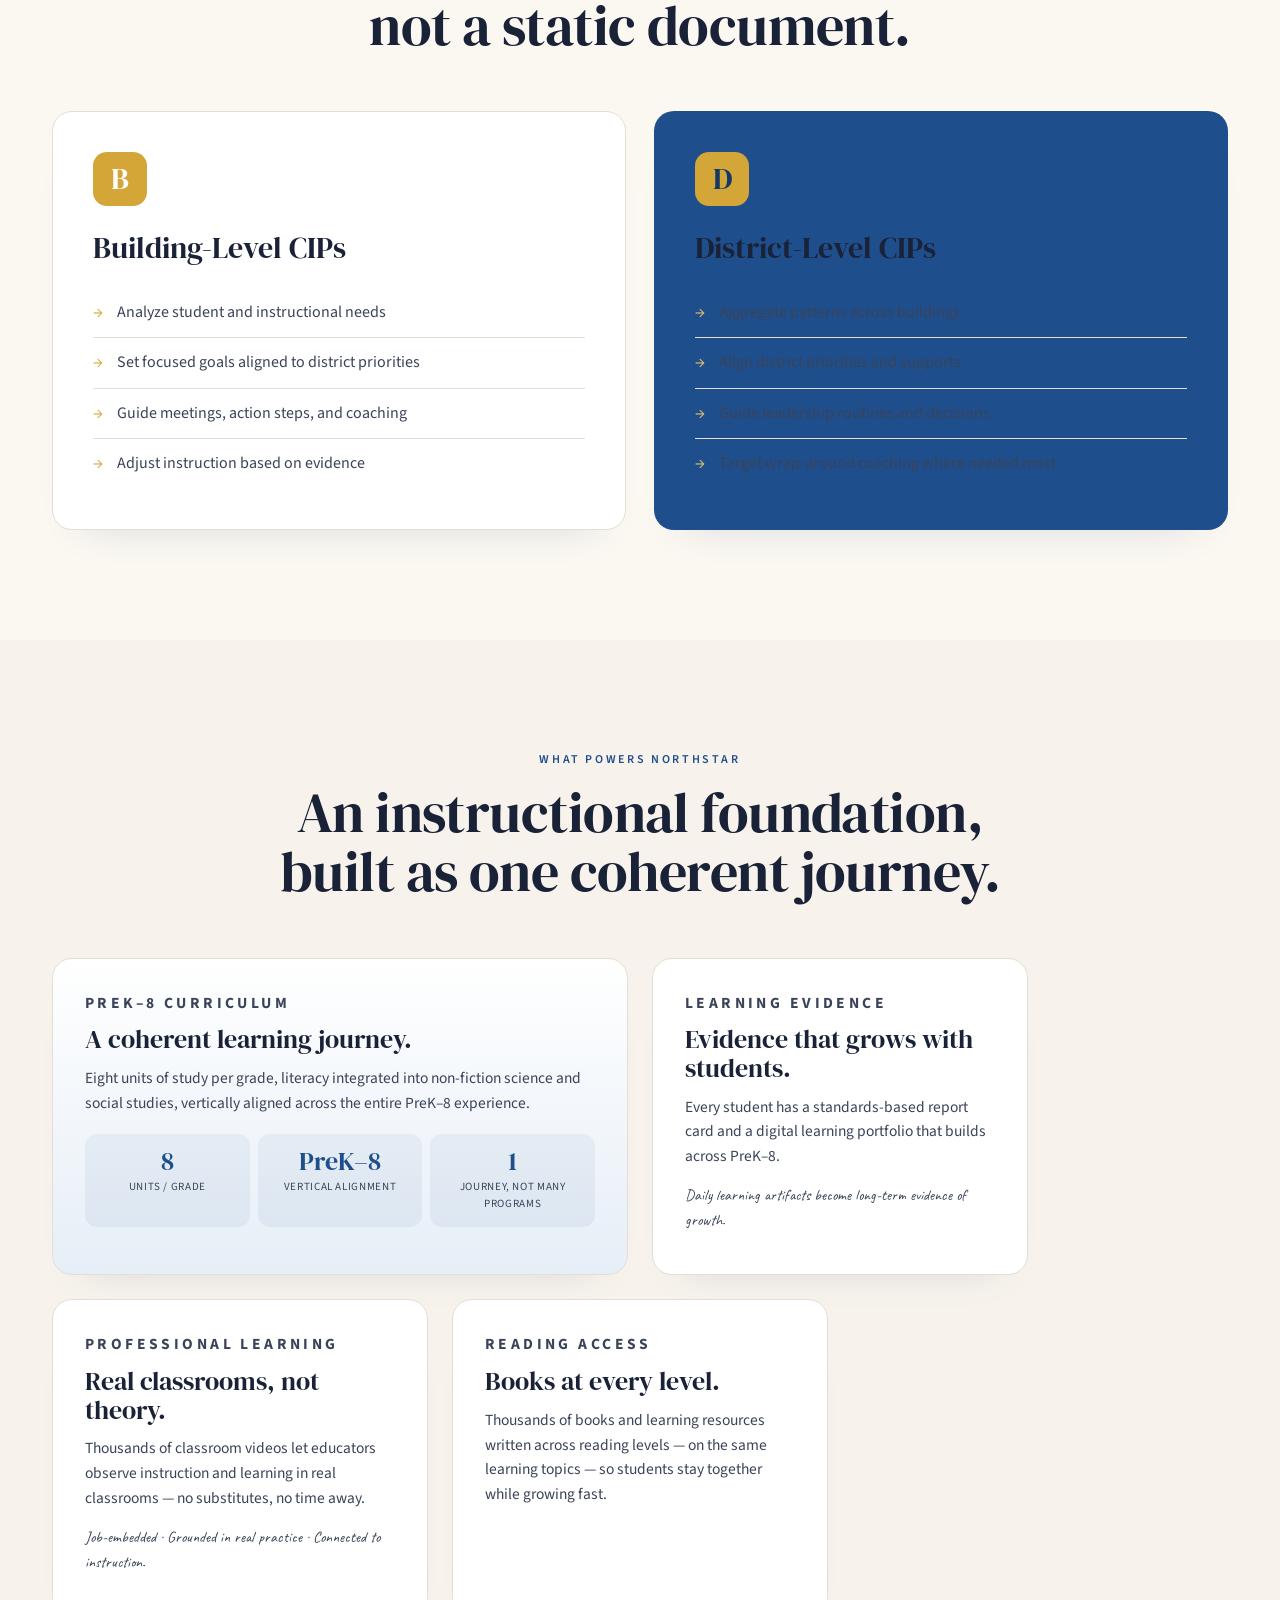
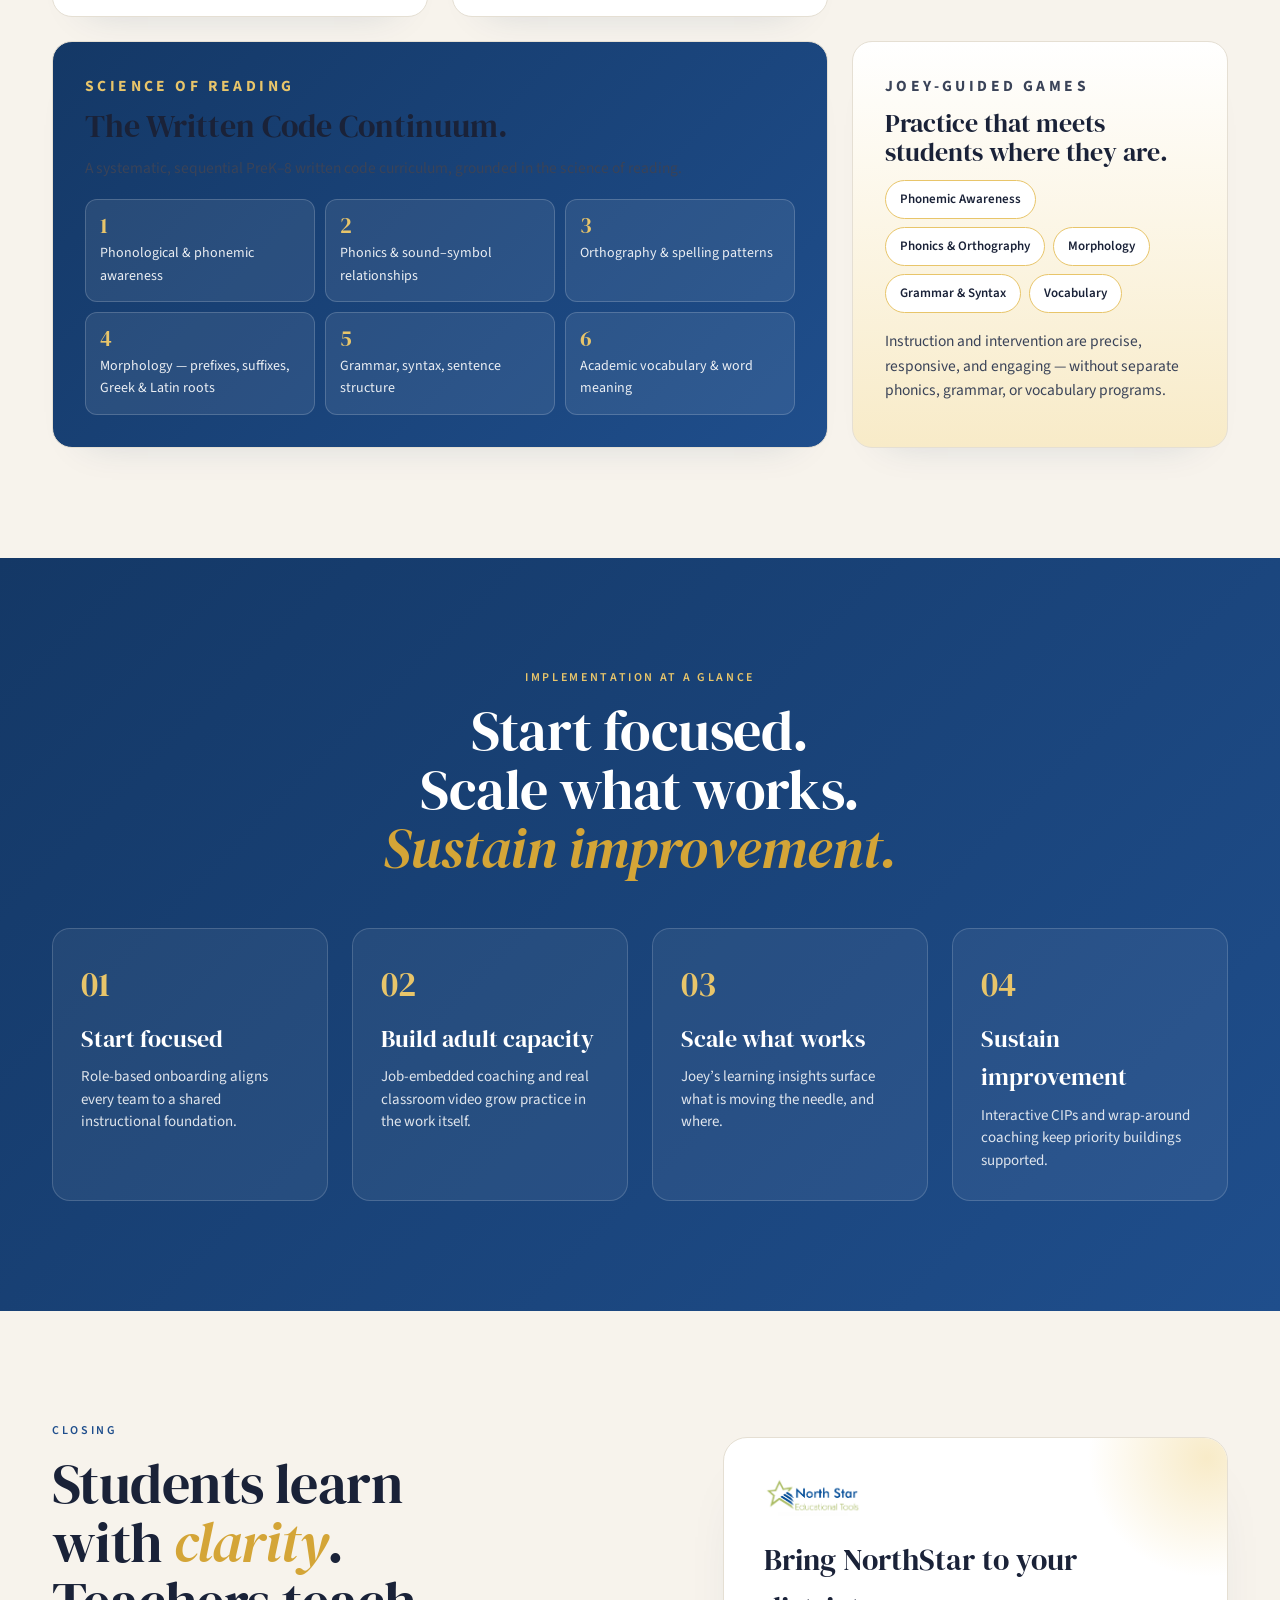
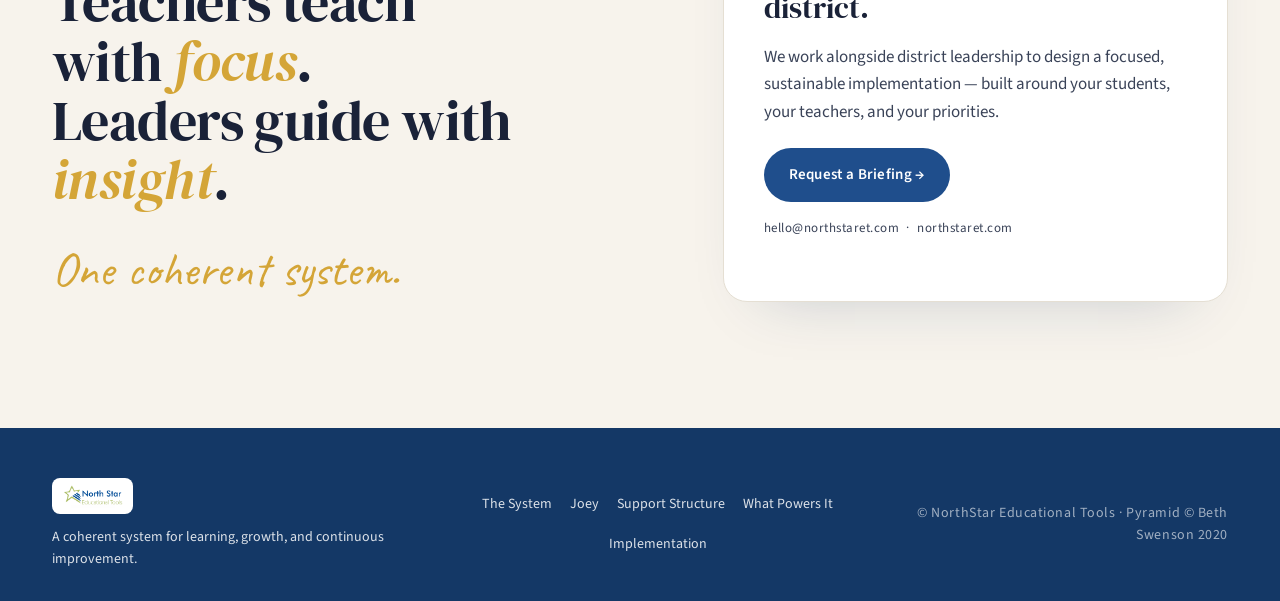
<file: design-v3/index.html>
<!doctype html>
<html lang="en">
<head>
<meta charset="utf-8" />
<meta name="viewport" content="width=device-width, initial-scale=1" />
<title>NorthStar Educational Tools — A Coherent System for Learning, Growth, and Continuous Improvement</title>
<link rel="preconnect" href="https://fonts.googleapis.com" />
<link rel="preconnect" href="https://fonts.gstatic.com" crossorigin />
<link href="https://fonts.googleapis.com/css2?family=DM+Serif+Display:ital@0;1&family=Source+Sans+3:wght@300;400;500;600;700&family=Caveat:wght@500;600;700&display=swap" rel="stylesheet" />
<link rel="stylesheet" href="styles.css" />
</head>
<body>

<!-- =========================================================
     NAVIGATION
     ========================================================= -->
<header class="topbar">
  <a href="#top" class="brand">
    <img src="assets/logo.png" alt="North Star Educational Tools" />
  </a>
  <nav class="nav">
    <a href="#system">The System</a>
    <a href="#joey">Meet Joey</a>
    <a href="#pyramid">Support Structure</a>
    <a href="#powers">What Powers It</a>
    <a href="#implementation">Implementation</a>
  </nav>
  <a href="#contact" class="nav-cta">Request a Briefing →</a>
</header>

<!-- =========================================================
     HERO
     ========================================================= -->
<section id="top" class="hero">
  <div class="hero-band"></div>
  <div class="hero-grid">

    <div class="hero-left">
      <p class="eyebrow"><span class="dot"></span> District Overview &nbsp;·&nbsp; Instructional Design</p>
      <h1 class="display">
        A coherent <em>system</em> for learning,
        growth, and continuous improvement.
      </h1>
      <p class="lede">
        NorthStar Educational Tools is a role-based learning and improvement
        system that connects every classroom, every coach, and every leader
        through one instructional foundation — and a daily rhythm of evidence,
        coaching, and care.
      </p>
      <div class="hero-cta">
        <a class="btn btn-primary" href="#system">See how it works</a>
        <a class="btn btn-ghost" href="#pyramid">Explore the structure</a>
      </div>

      <div class="hero-marquee">
        <div class="marquee-item"><span class="num">PreK–8</span><span class="lbl">Coherent journey</span></div>
        <div class="marquee-item"><span class="num">8</span><span class="lbl">Units per grade</span></div>
        <div class="marquee-item"><span class="num">1,000s</span><span class="lbl">Classroom videos</span></div>
        <div class="marquee-item"><span class="num">1</span><span class="lbl">System, not a stack</span></div>
      </div>
    </div>

    <div class="hero-right">
      <div class="hero-card">
        <img src="assets/logo.png" alt="" class="hero-logo" />
        <p class="hero-card-eyebrow">Brochure · Edition 01</p>
        <h2 class="hero-card-title">North Star<br/><span>Educational Tools</span></h2>
        <p class="hero-card-sub">For students, educators, and the leaders who guide them.</p>

        <!-- Decorative star illustration -->
        <svg class="hero-star" viewBox="0 0 200 200" aria-hidden="true">
          <defs>
            <linearGradient id="g1" x1="0" x2="1" y1="0" y2="1">
              <stop offset="0" stop-color="#A8C36A"/>
              <stop offset="1" stop-color="#7FA84A"/>
            </linearGradient>
          </defs>
          <polygon points="100,10 122,72 188,76 137,118 156,182 100,148 44,182 63,118 12,76 78,72"
                   fill="none" stroke="url(#g1)" stroke-width="6" stroke-linejoin="round"/>
          <g stroke="#1F4E8C" stroke-width="7" stroke-linecap="round">
            <line x1="58" y1="92"  x2="100" y2="92"/>
            <line x1="62" y1="108" x2="108" y2="108"/>
            <line x1="68" y1="124" x2="116" y2="124"/>
          </g>
        </svg>

        <div class="hero-quote">
          <span class="qmark">&ldquo;</span>
          <p>Joey provides clarity. <em>People provide leadership.</em></p>
        </div>
      </div>
    </div>

  </div>

  <!-- ribbon -->
  <div class="hero-ribbon">
    <span>Reading</span><span>·</span>
    <span>Writing</span><span>·</span>
    <span>Math</span><span>·</span>
    <span>Science</span><span>·</span>
    <span>Social Studies</span><span>·</span>
    <span>Reading</span><span>·</span>
    <span>Writing</span><span>·</span>
    <span>Math</span><span>·</span>
    <span>Science</span><span>·</span>
    <span>Social Studies</span>
  </div>
</section>


<!-- =========================================================
     PURPOSE
     ========================================================= -->
<section class="purpose">
  <div class="container two-col">
    <div class="col-left">
      <p class="section-eyebrow">Purpose of this document</p>
      <h2 class="h2">This is not a <br/>collection of tools.</h2>
      <p class="caveat">It is one coherent system.</p>
    </div>
    <div class="col-right">
      <p class="big-body">
        NorthStar Educational Tools is a role-based learning and improvement
        system designed to support students, educators, and leaders through
        a coherent instructional foundation and guided continuous improvement.
      </p>
      <ul class="check-list">
        <li>How NorthStar works as a system</li>
        <li>How roles connect through daily learning and leadership routines</li>
        <li>The instructional foundation that powers the system</li>
        <li>How districts implement and sustain improvement over time</li>
      </ul>
    </div>
  </div>
</section>


<!-- =========================================================
     JOEY — At the Center
     ========================================================= -->
<section id="joey" class="joey">
  <div class="container">
    <div class="joey-card">
      <div class="joey-left">
        <p class="section-eyebrow on-blue">At the center</p>
        <h2 class="h2 on-blue">Meet Joey<span class="amp"> —</span><br/>the learning intelligence.</h2>
        <p class="big-body on-blue">
          Joey is the learning intelligence within NorthStar that organizes
          learning evidence, identifies patterns, and supports instructional
          and leadership decision-making.
        </p>
        <p class="pull-quote">
          <span>&ldquo;</span>Joey provides clarity.
          <em>People provide leadership.</em>
        </p>
      </div>

      <div class="joey-right">
        <div class="joey-orbit" aria-hidden="true">
          <div class="orbit-ring"></div>
          <div class="orbit-ring inner"></div>
          <div class="orbit-core">
            <span class="core-eyebrow">JOEY</span>
            <span class="core-title">Learning<br/>Intelligence</span>
          </div>
          <span class="orbit-tag tag-1">Goals</span>
          <span class="orbit-tag tag-2">Patterns</span>
          <span class="orbit-tag tag-3">Self-regulation</span>
          <span class="orbit-tag tag-4">Evidence</span>
        </div>

        <div class="joey-split">
          <div class="split">
            <p class="split-label">For students</p>
            <p>A learning guide that helps clarify goals, focus attention, and build self-regulation.</p>
          </div>
          <div class="split">
            <p class="split-label">For educators &amp; leaders</p>
            <p>Clear insight into learning patterns, strengths, and needs — grounded in daily evidence, not guesswork.</p>
          </div>
        </div>
      </div>
    </div>
  </div>
</section>


<!-- =========================================================
     HOW NORTHSTAR WORKS — Learning Day / Leadership Day
     ========================================================= -->
<section id="system" class="system">
  <div class="container">
    <div class="section-head">
      <p class="section-eyebrow">How NorthStar works as a system</p>
      <h2 class="h2 center">A continuous loop between<br/><em>learning</em> and <em>leadership</em>.</h2>
      <p class="section-sub">NorthStar connects what happens in classrooms every day with how schools and districts guide improvement.</p>
    </div>

    <div class="day-grid">
      <article class="day-card day-learning">
        <div class="day-tag">01 · Daily</div>
        <h3 class="day-title">The Learning Day</h3>
        <ul class="day-list">
          <li><span>•</span> Students learn through reading, writing, math, science, and social studies workshops</li>
          <li><span>•</span> Joey supports focus, self-regulation, and next steps</li>
          <li><span>•</span> Daily learning creates standards-aligned evidence</li>
          <li><span>•</span> Teachers spend less time assessing and more time instructing</li>
        </ul>
      </article>

      <div class="day-loop" aria-hidden="true">
        <svg viewBox="0 0 120 240">
          <defs>
            <marker id="arr" viewBox="0 0 10 10" refX="6" refY="5" markerWidth="6" markerHeight="6" orient="auto-start-reverse">
              <path d="M0,0 L10,5 L0,10 z" fill="#D4A537"/>
            </marker>
          </defs>
          <path d="M30,30 C90,30 90,110 30,110" fill="none" stroke="#D4A537" stroke-width="2.5" marker-end="url(#arr)"/>
          <path d="M90,210 C30,210 30,130 90,130" fill="none" stroke="#1F4E8C" stroke-width="2.5" marker-end="url(#arr)"/>
        </svg>
        <span class="loop-label">Continuous<br/>Feedback Loop</span>
      </div>

      <article class="day-card day-leadership">
        <div class="day-tag">02 · Daily</div>
        <h3 class="day-title">The Leadership Day</h3>
        <ul class="day-list">
          <li><span>•</span> Learning evidence becomes visible patterns</li>
          <li><span>•</span> Building leadership teams guide improvement through interactive plans</li>
          <li><span>•</span> District leadership aligns support and resources</li>
          <li><span>•</span> Wrap-around coaching is targeted where growth needs are greatest</li>
        </ul>
      </article>
    </div>
  </div>
</section>


<!-- =========================================================
     PYRAMID — Student Support Structure (interactive)
     ========================================================= -->
<section id="pyramid" class="pyramid-section">
  <div class="container">
    <div class="section-head">
      <p class="section-eyebrow">Roles within the system</p>
      <h2 class="h2 center">The North Star Student<br/>Support Structure.</h2>
      <p class="section-sub">Every level supports the one above it. Click any layer to see how that role connects to the system.</p>
    </div>

    <div class="pyramid-wrap">
      <!-- Pyramid -->
      <div class="pyramid" id="pyramid">

        <button class="layer layer-1" data-level="1" aria-expanded="false">
          <div class="layer-shape">
            <span class="layer-num">01</span>
            <span class="layer-label">Student &amp; Family</span>
          </div>
        </button>

        <button class="layer layer-2" data-level="2" aria-expanded="false">
          <div class="layer-shape">
            <span class="layer-num">02</span>
            <span class="layer-label">Instruction &amp; Intervention</span>
          </div>
        </button>

        <button class="layer layer-3" data-level="3" aria-expanded="false">
          <div class="layer-shape">
            <span class="layer-num">03</span>
            <span class="layer-label">Teacher-Centered Coaching</span>
          </div>
        </button>

        <button class="layer layer-4" data-level="4" aria-expanded="false">
          <div class="layer-shape">
            <span class="layer-num">04</span>
            <span class="layer-label">Shared Leadership Teams</span>
          </div>
        </button>

        <button class="layer layer-5" data-level="5" aria-expanded="false">
          <div class="layer-shape">
            <span class="layer-num">05</span>
            <span class="layer-label">Administrative Leadership</span>
          </div>
        </button>

        <p class="pyramid-credit">© Beth Swenson · NorthStar Student Support Structure</p>
      </div>

      <!-- Detail Panel -->
      <aside class="layer-panel" id="layerPanel">
        <button class="panel-close" aria-label="Close">×</button>

        <div class="panel-content" data-content="default">
          <p class="panel-eyebrow">Tap a level</p>
          <h3 class="panel-title">Five connected layers,<br/>one shared purpose.</h3>
          <p class="panel-body">
            The pyramid moves from the student outward. Each role above
            sustains the role below — and Joey makes the connections
            visible at every layer. <span class="caveat-inline">Click any layer.</span>
          </p>
          <ul class="panel-overview">
            <li><span class="dot dot-1"></span><b>Student &amp; Family</b> — clarity, growth, trust.</li>
            <li><span class="dot dot-2"></span><b>Instruction &amp; Intervention</b> — precise, responsive teaching.</li>
            <li><span class="dot dot-3"></span><b>Teacher-Centered Coaching</b> — student-centered coaching where it matters.</li>
            <li><span class="dot dot-4"></span><b>Shared Leadership Teams</b> — building &amp; district alignment.</li>
            <li><span class="dot dot-5"></span><b>Administrative Leadership</b> — coherence, sustainability.</li>
          </ul>
        </div>

        <!-- Hidden content templates rendered by JS -->
        <template id="tpl-1">
          <p class="panel-eyebrow"><span class="pip pip-1"></span> Layer 01</p>
          <h3 class="panel-title">Student &amp; Family</h3>
          <p class="panel-lede">Clear learning goals, personalized support, and a record of growth families can trust.</p>
          <div class="panel-cols">
            <div>
              <p class="panel-sub">Students</p>
              <ul class="panel-list">
                <li>Experience clear learning goals and personalized support</li>
                <li>Build independence and self-regulation</li>
                <li>See progress and growth over time</li>
              </ul>
            </div>
            <div>
              <p class="panel-sub">Families</p>
              <ul class="panel-list">
                <li>Benefit from coherent learning experiences</li>
                <li>Trust that instruction is aligned and responsive</li>
                <li>See learning as growth, not isolated snapshots</li>
              </ul>
            </div>
          </div>
        </template>

        <template id="tpl-2">
          <p class="panel-eyebrow"><span class="pip pip-2"></span> Layer 02</p>
          <h3 class="panel-title">Instruction &amp; Intervention</h3>
          <p class="panel-lede">Teachers spend less time assessing and more time teaching, conferring, and building relationships.</p>
          <div class="panel-cols">
            <div>
              <p class="panel-sub">Teachers</p>
              <ul class="panel-list">
                <li>Spend less time assessing and organizing data</li>
                <li>Spend more time teaching and conferring</li>
                <li>Use evidence-informed planning for whole-group, small-group, and 1:1 instruction</li>
              </ul>
            </div>
            <div>
              <p class="panel-sub">Joey supports</p>
              <ul class="panel-list">
                <li>Targeted practice through e-learning games</li>
                <li>Phonemic awareness, phonics, morphology, grammar &amp; vocabulary</li>
                <li>Precise, responsive, and engaging intervention</li>
              </ul>
            </div>
          </div>
        </template>

        <template id="tpl-3">
          <p class="panel-eyebrow"><span class="pip pip-3"></span> Layer 03</p>
          <h3 class="panel-title">Teacher-Centered Coaching</h3>
          <p class="panel-lede">Coaching that is teacher-centered — and student-centered in its outcomes.</p>
          <div class="panel-cols">
            <div>
              <p class="panel-sub">School &amp; District Coaches</p>
              <ul class="panel-list">
                <li>See patterns across classrooms and schools</li>
                <li>Focus coaching where it will have the greatest impact</li>
                <li>Scale effective instructional practices</li>
              </ul>
            </div>
            <div>
              <p class="panel-sub">Powered by</p>
              <ul class="panel-list">
                <li>Thousands of real classroom videos</li>
                <li>Job-embedded professional learning</li>
                <li>No separate video platforms required</li>
              </ul>
            </div>
          </div>
        </template>

        <template id="tpl-4">
          <p class="panel-eyebrow"><span class="pip pip-4"></span> Layer 04</p>
          <h3 class="panel-title">Shared Leadership Teams</h3>
          <p class="panel-lede">Building and district teams guide improvement together — with shared understanding and aligned action.</p>
          <div class="panel-cols">
            <div>
              <p class="panel-sub">School Leadership Teams</p>
              <ul class="panel-list">
                <li>Guide building-level continuous improvement</li>
                <li>Align professional learning and coaching</li>
                <li>Lead with shared understanding</li>
              </ul>
            </div>
            <div>
              <p class="panel-sub">District Leadership Teams</p>
              <ul class="panel-list">
                <li>Identify district-wide learning patterns and gaps</li>
                <li>Guide wrap-around coaching to priority buildings</li>
                <li>Align professional learning to student and system needs</li>
              </ul>
            </div>
          </div>
        </template>

        <template id="tpl-5">
          <p class="panel-eyebrow"><span class="pip pip-5"></span> Layer 05</p>
          <h3 class="panel-title">Administrative Leadership</h3>
          <p class="panel-lede">Coherence, sustainability, and long-term focus across the system.</p>
          <div class="panel-cols">
            <div>
              <p class="panel-sub">School Administrators</p>
              <ul class="panel-list">
                <li>Strengthen instructional coherence</li>
                <li>Guide implementation with clarity and care</li>
                <li>Support teams without micromanagement</li>
              </ul>
            </div>
            <div>
              <p class="panel-sub">District Administrators</p>
              <ul class="panel-list">
                <li>Guide system coherence and sustainability</li>
                <li>Understand growth in learning and implementation</li>
                <li>Lead with insight, alignment, and long-term focus</li>
              </ul>
            </div>
          </div>
        </template>
      </aside>
    </div>
  </div>
</section>


<!-- =========================================================
     CONTINUOUS IMPROVEMENT (CIP)
     ========================================================= -->
<section class="cip">
  <div class="container">
    <div class="section-head">
      <p class="section-eyebrow">Continuous improvement — built into the system</p>
      <h2 class="h2 center">Improvement is a <em>living process</em>,<br/>not a static document.</h2>
    </div>
    <div class="cip-grid">
      <article class="cip-card">
        <div class="cip-marker">B</div>
        <h3>Building-Level CIPs</h3>
        <ul>
          <li>Analyze student and instructional needs</li>
          <li>Set focused goals aligned to district priorities</li>
          <li>Guide meetings, action steps, and coaching</li>
          <li>Adjust instruction based on evidence</li>
        </ul>
      </article>
      <article class="cip-card cip-card-dark">
        <div class="cip-marker">D</div>
        <h3>District-Level CIPs</h3>
        <ul>
          <li>Aggregate patterns across buildings</li>
          <li>Align district priorities and supports</li>
          <li>Guide leadership routines and decisions</li>
          <li>Target wrap-around coaching where needed most</li>
        </ul>
      </article>
    </div>
  </div>
</section>


<!-- =========================================================
     WHAT POWERS NORTHSTAR
     ========================================================= -->
<section id="powers" class="powers">
  <div class="container">
    <div class="section-head">
      <p class="section-eyebrow">What powers NorthStar</p>
      <h2 class="h2 center">An instructional foundation,<br/>built as one coherent journey.</h2>
    </div>

    <div class="power-grid">

      <article class="power-card power-feature">
        <p class="power-tag">PreK–8 Curriculum</p>
        <h3>A coherent learning journey.</h3>
        <p>Eight units of study per grade, literacy integrated into non-fiction science and social studies, vertically aligned across the entire PreK–8 experience.</p>
        <ul class="power-pillars">
          <li><b>8</b><span>units / grade</span></li>
          <li><b>PreK–8</b><span>vertical alignment</span></li>
          <li><b>1</b><span>journey, not many programs</span></li>
        </ul>
      </article>

      <article class="power-card">
        <p class="power-tag">Learning Evidence</p>
        <h3>Evidence that grows with students.</h3>
        <p>Every student has a standards-based report card and a digital learning portfolio that builds across PreK–8.</p>
        <p class="power-pull">Daily learning artifacts become long-term evidence of growth.</p>
      </article>

      <article class="power-card">
        <p class="power-tag">Professional Learning</p>
        <h3>Real classrooms, not theory.</h3>
        <p>Thousands of classroom videos let educators observe instruction and learning in real classrooms — no substitutes, no time away.</p>
        <p class="power-pull">Job-embedded · Grounded in real practice · Connected to instruction.</p>
      </article>

      <article class="power-card">
        <p class="power-tag">Reading Access</p>
        <h3>Books at every level.</h3>
        <p>Thousands of books and learning resources written across reading levels — on the same learning topics — so students stay together while growing fast.</p>
      </article>

      <article class="power-card power-feature power-feature-2">
        <p class="power-tag">Science of Reading</p>
        <h3>The Written Code Continuum.</h3>
        <p>A systematic, sequential PreK–8 written code curriculum, grounded in the science of reading.</p>
        <div class="continuum">
          <div><span>1</span>Phonological &amp; phonemic awareness</div>
          <div><span>2</span>Phonics &amp; sound–symbol relationships</div>
          <div><span>3</span>Orthography &amp; spelling patterns</div>
          <div><span>4</span>Morphology — prefixes, suffixes, Greek &amp; Latin roots</div>
          <div><span>5</span>Grammar, syntax, sentence structure</div>
          <div><span>6</span>Academic vocabulary &amp; word meaning</div>
        </div>
      </article>

      <article class="power-card power-games">
        <p class="power-tag">Joey-Guided Games</p>
        <h3>Practice that meets students where they are.</h3>
        <div class="game-chips">
          <span>Phonemic Awareness</span>
          <span>Phonics &amp; Orthography</span>
          <span>Morphology</span>
          <span>Grammar &amp; Syntax</span>
          <span>Vocabulary</span>
        </div>
        <p>Instruction and intervention are precise, responsive, and engaging — without separate phonics, grammar, or vocabulary programs.</p>
      </article>

    </div>
  </div>
</section>


<!-- =========================================================
     IMPLEMENTATION
     ========================================================= -->
<section id="implementation" class="implementation">
  <div class="container">
    <div class="impl-head">
      <p class="section-eyebrow on-blue">Implementation at a glance</p>
      <h2 class="h2 on-blue">Start focused.<br/>Scale what works.<br/><em>Sustain improvement.</em></h2>
    </div>

    <ol class="impl-steps">
      <li>
        <span class="step-num">01</span>
        <h4>Start focused</h4>
        <p>Role-based onboarding aligns every team to a shared instructional foundation.</p>
      </li>
      <li>
        <span class="step-num">02</span>
        <h4>Build adult capacity</h4>
        <p>Job-embedded coaching and real classroom video grow practice in the work itself.</p>
      </li>
      <li>
        <span class="step-num">03</span>
        <h4>Scale what works</h4>
        <p>Joey’s learning insights surface what is moving the needle, and where.</p>
      </li>
      <li>
        <span class="step-num">04</span>
        <h4>Sustain improvement</h4>
        <p>Interactive CIPs and wrap-around coaching keep priority buildings supported.</p>
      </li>
    </ol>
  </div>
</section>


<!-- =========================================================
     CLOSING CTA
     ========================================================= -->
<section id="contact" class="closing">
  <div class="container closing-grid">
    <div>
      <p class="section-eyebrow">Closing</p>
      <h2 class="h2">
        Students learn with <em>clarity</em>.<br/>
        Teachers teach with <em>focus</em>.<br/>
        Leaders guide with <em>insight</em>.
      </h2>
      <p class="caveat big">One coherent system.</p>
    </div>
    <div class="closing-card">
      <img src="assets/logo.png" alt="" />
      <h3>Bring NorthStar to your district.</h3>
      <p>We work alongside district leadership to design a focused, sustainable implementation — built around your students, your teachers, and your priorities.</p>
      <a class="btn btn-primary" href="mailto:hello@northstaret.com">Request a Briefing →</a>
      <p class="closing-meta">hello@northstaret.com &nbsp;·&nbsp; northstaret.com</p>
    </div>
  </div>
</section>


<footer class="foot">
  <div class="container foot-grid">
    <div>
      <img src="assets/logo.png" alt="North Star Educational Tools" class="foot-logo" />
      <p>A coherent system for learning, growth, and continuous improvement.</p>
    </div>
    <div class="foot-links">
      <a href="#system">The System</a>
      <a href="#joey">Joey</a>
      <a href="#pyramid">Support Structure</a>
      <a href="#powers">What Powers It</a>
      <a href="#implementation">Implementation</a>
    </div>
    <p class="foot-credit">© NorthStar Educational Tools · Pyramid © Beth Swenson 2020</p>
  </div>
</footer>

<script src="app.js"></script>
</body>
</html>
</file>
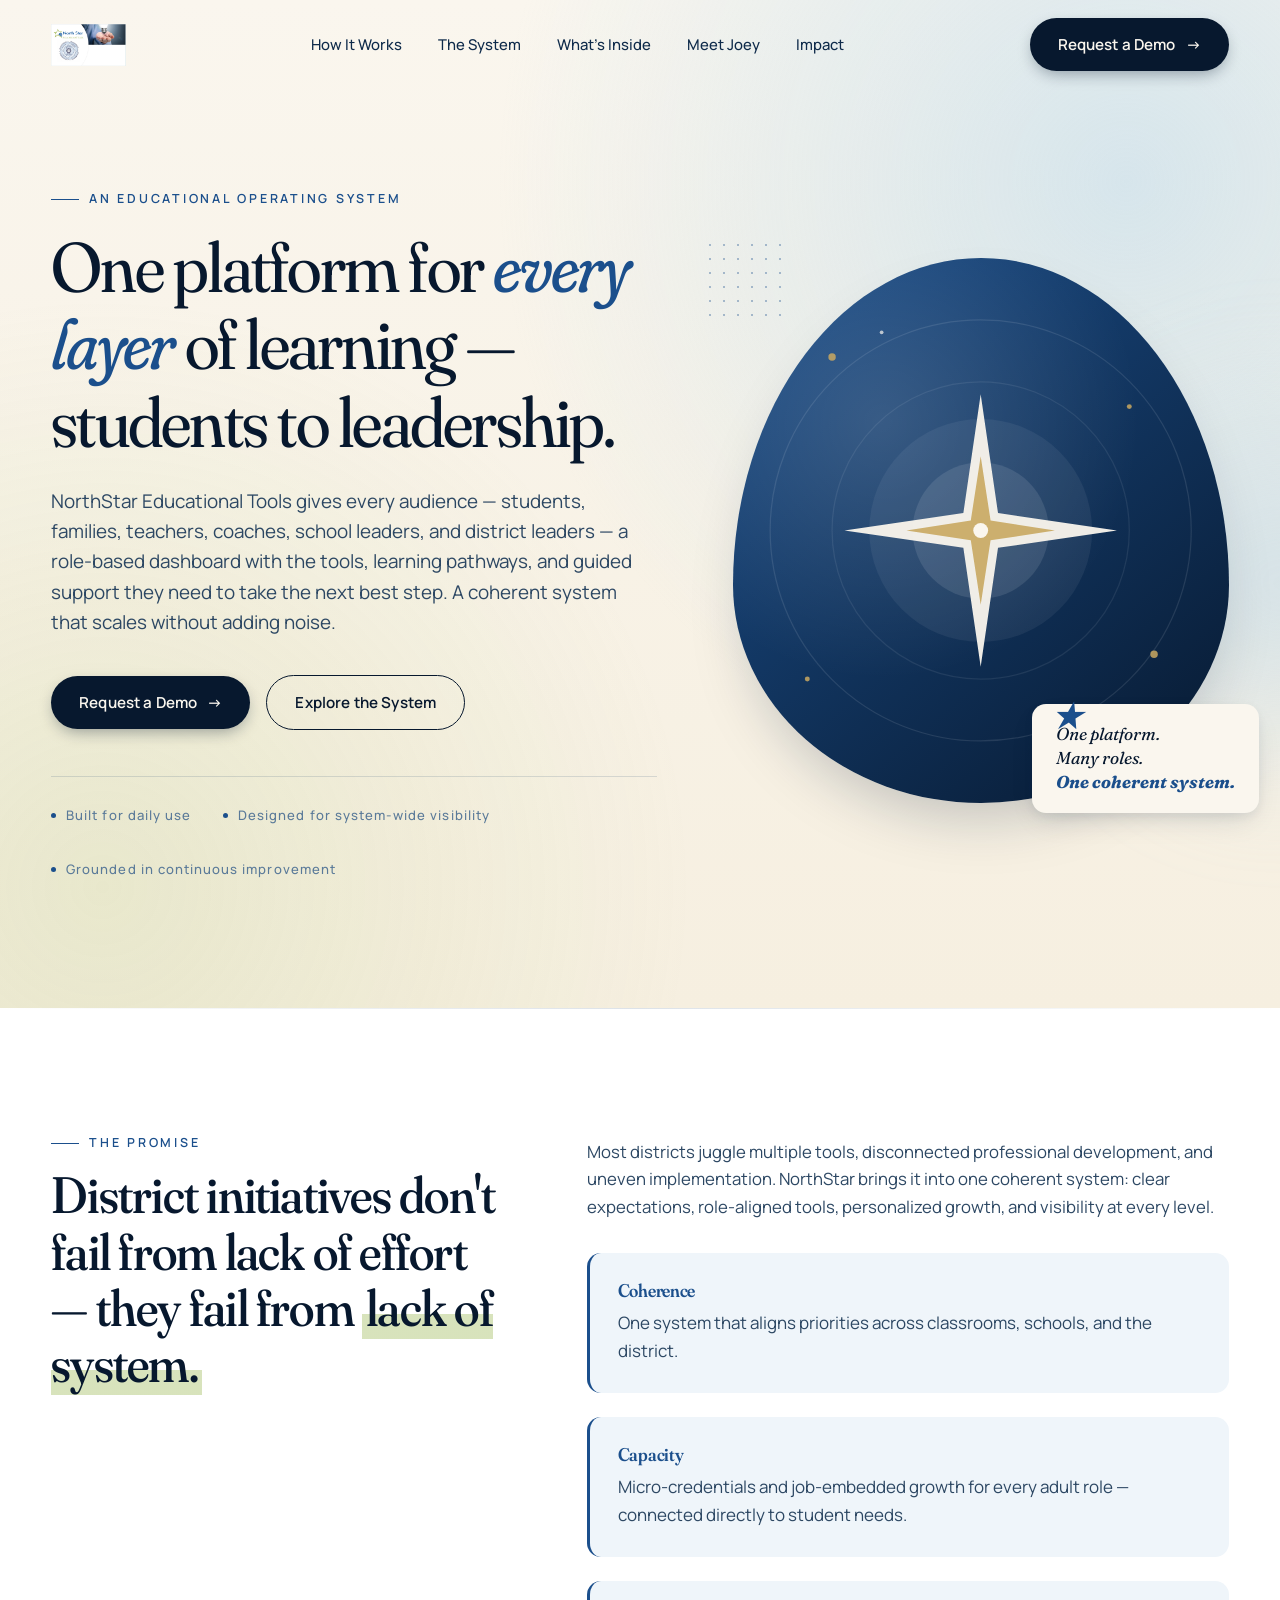
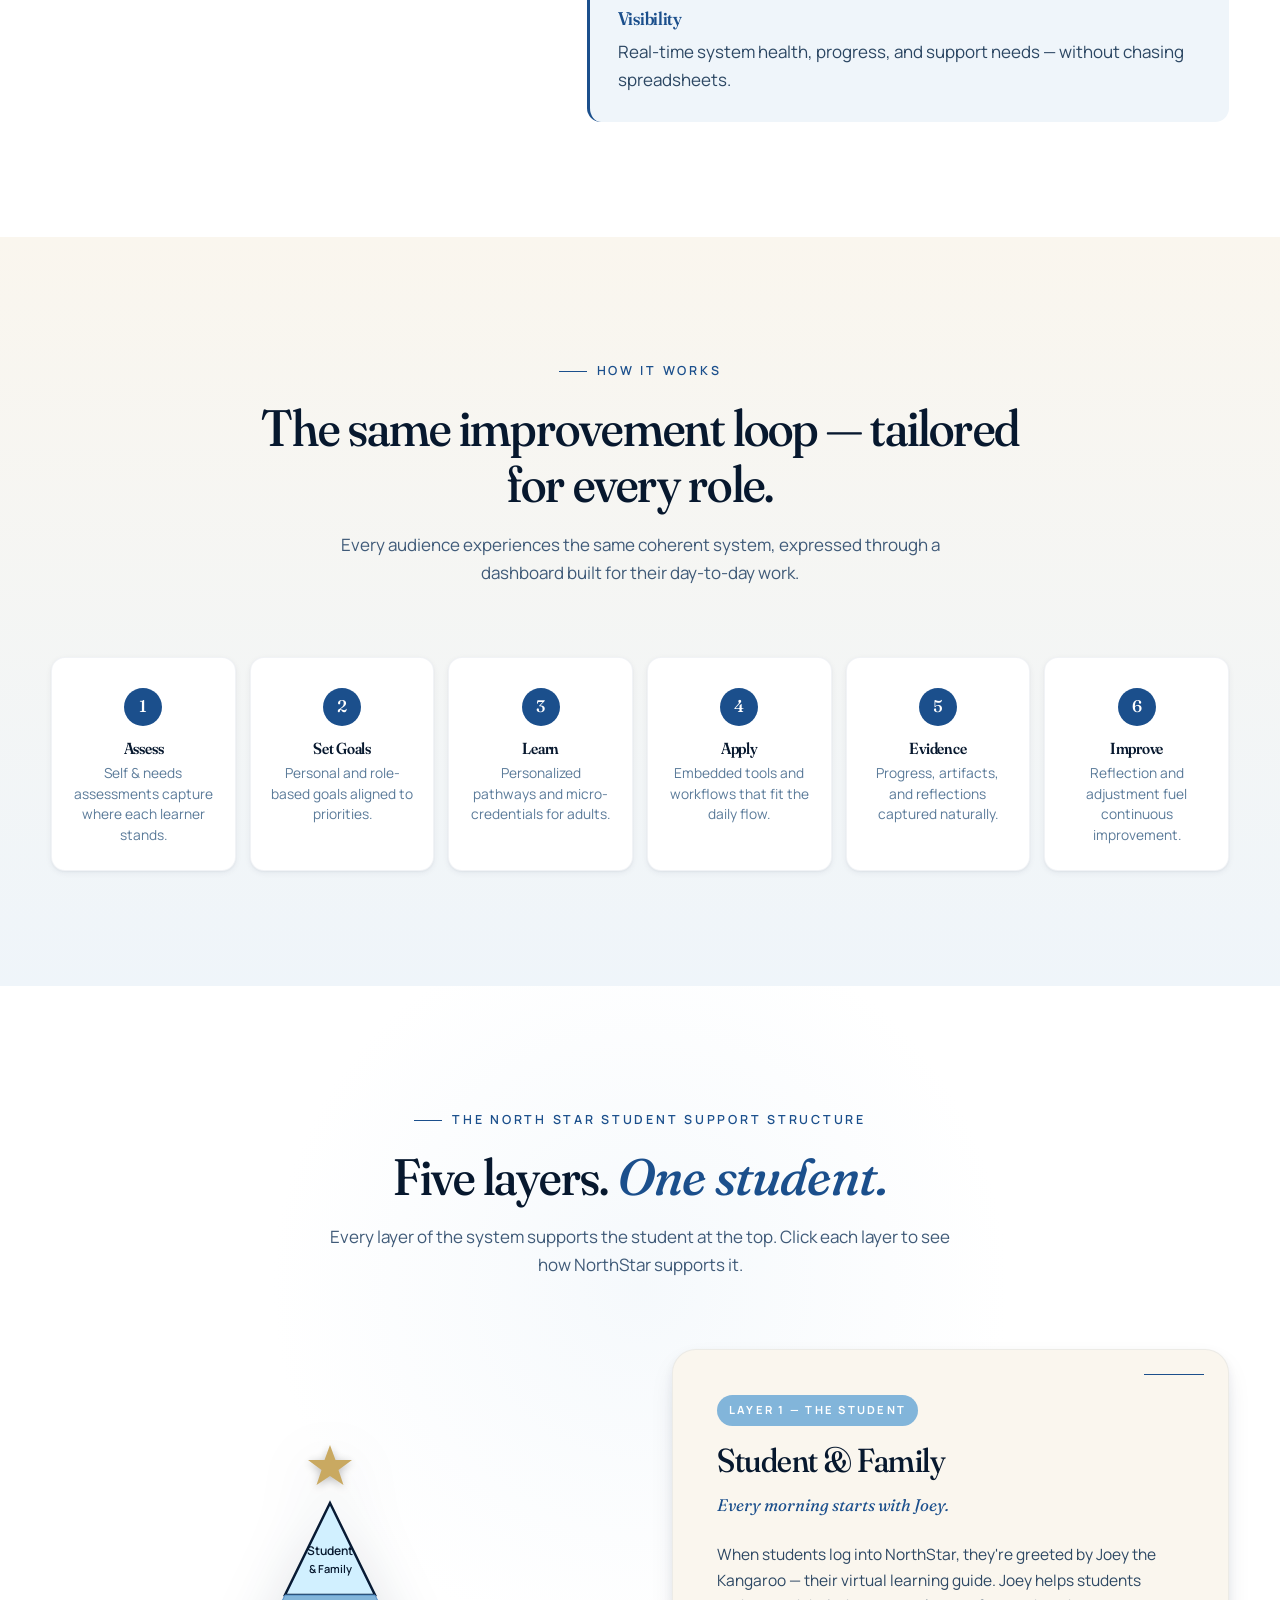
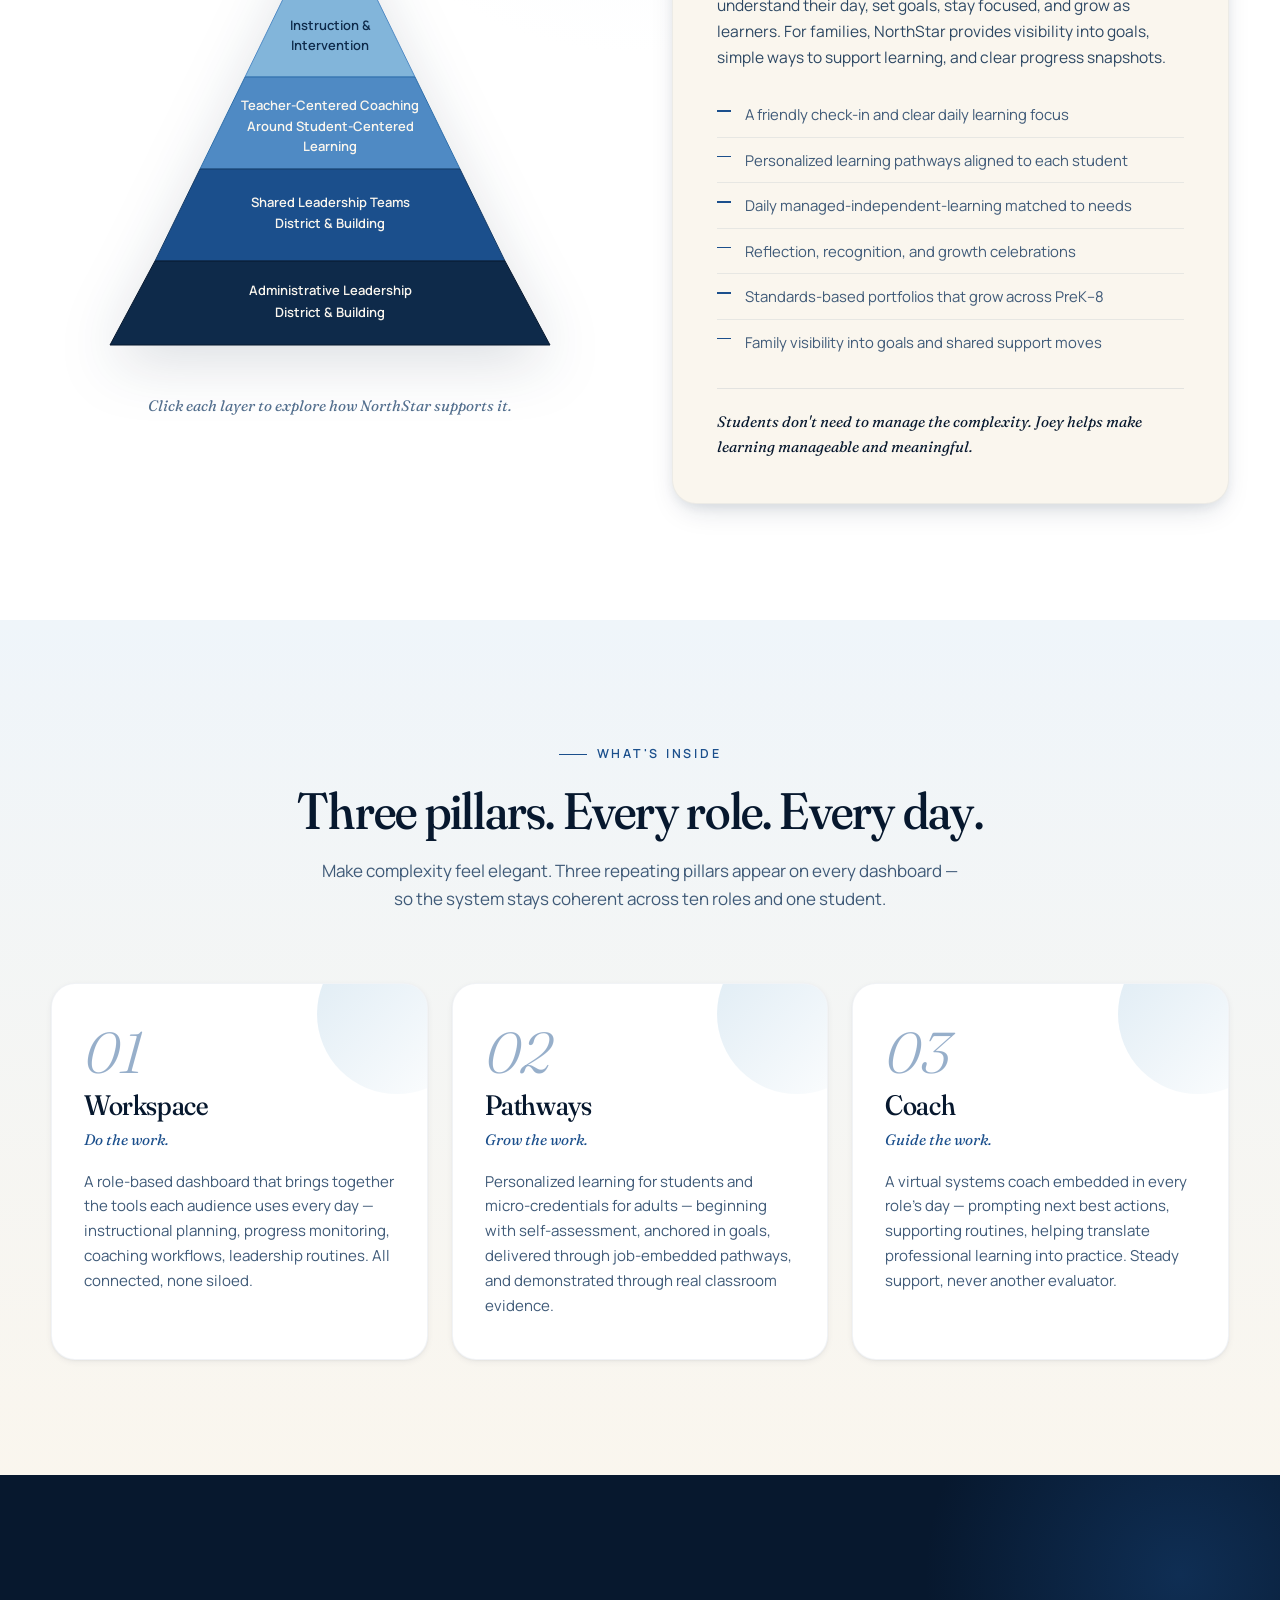
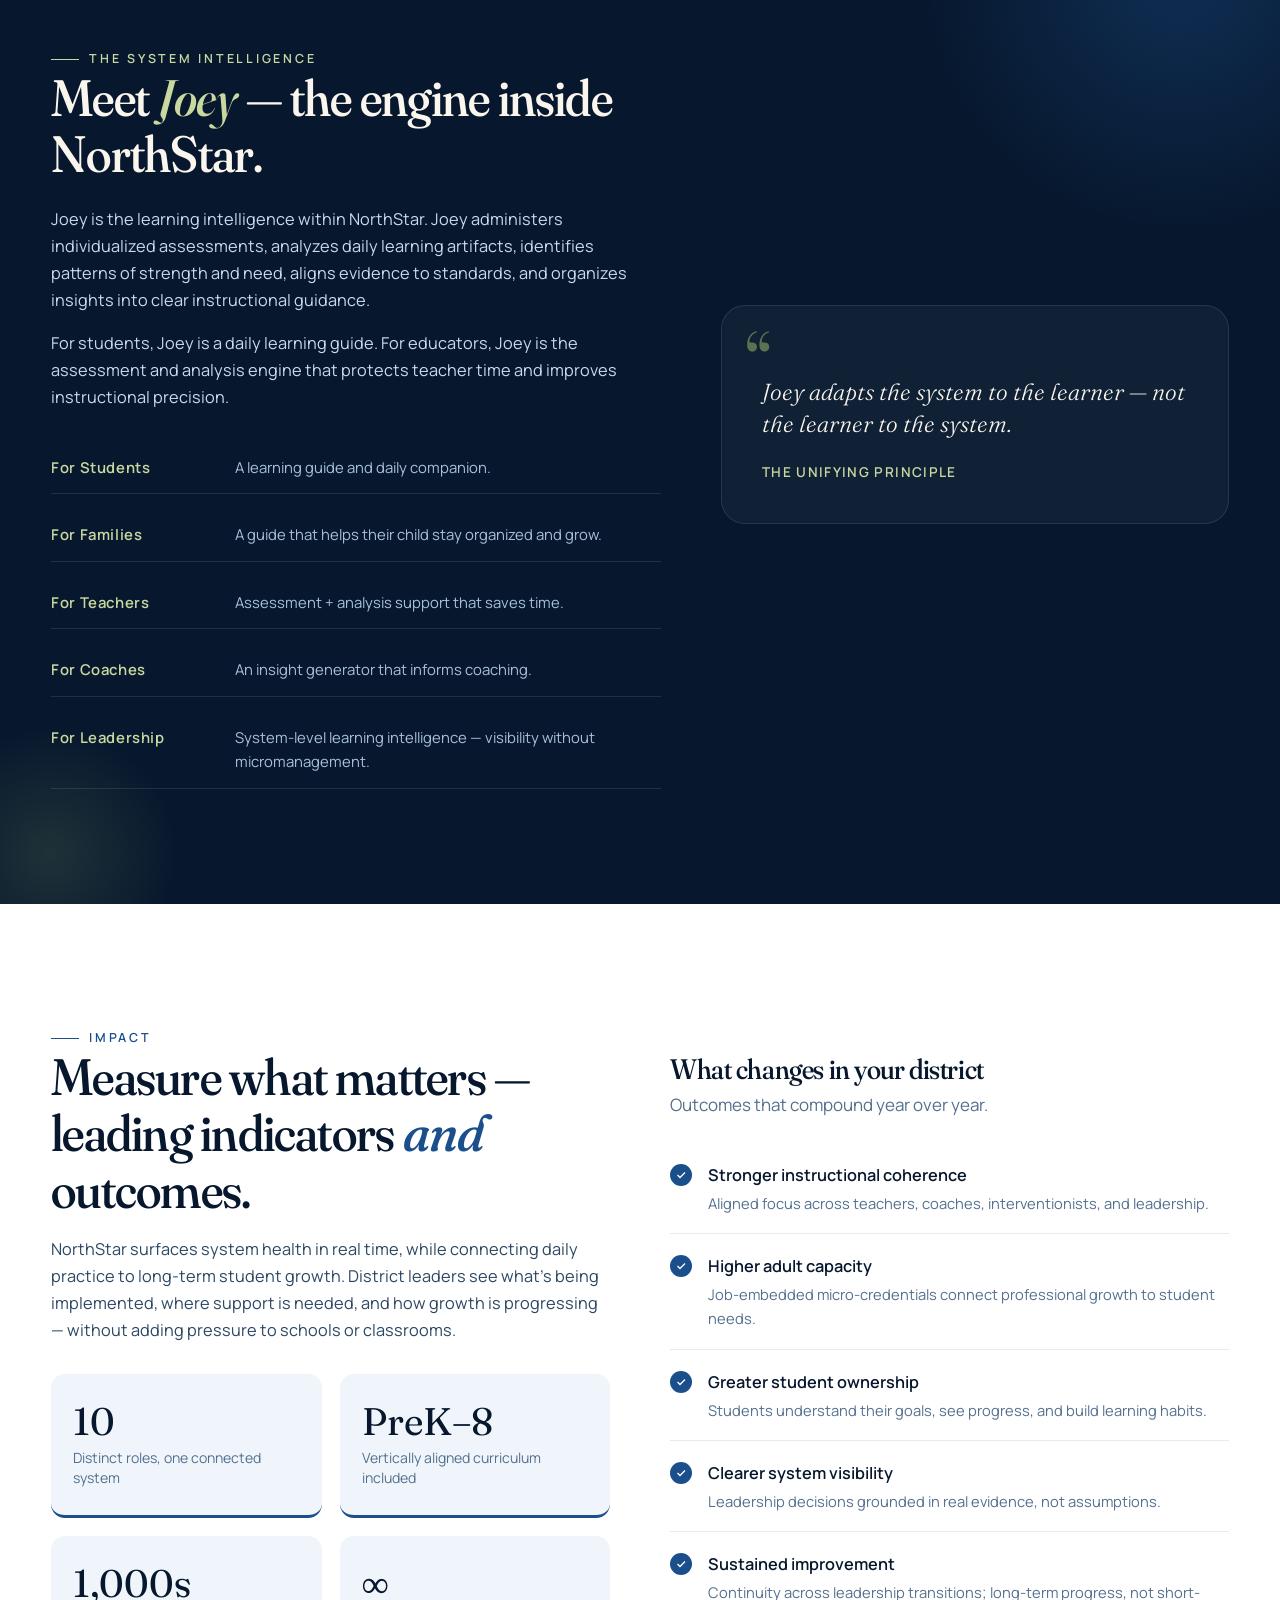
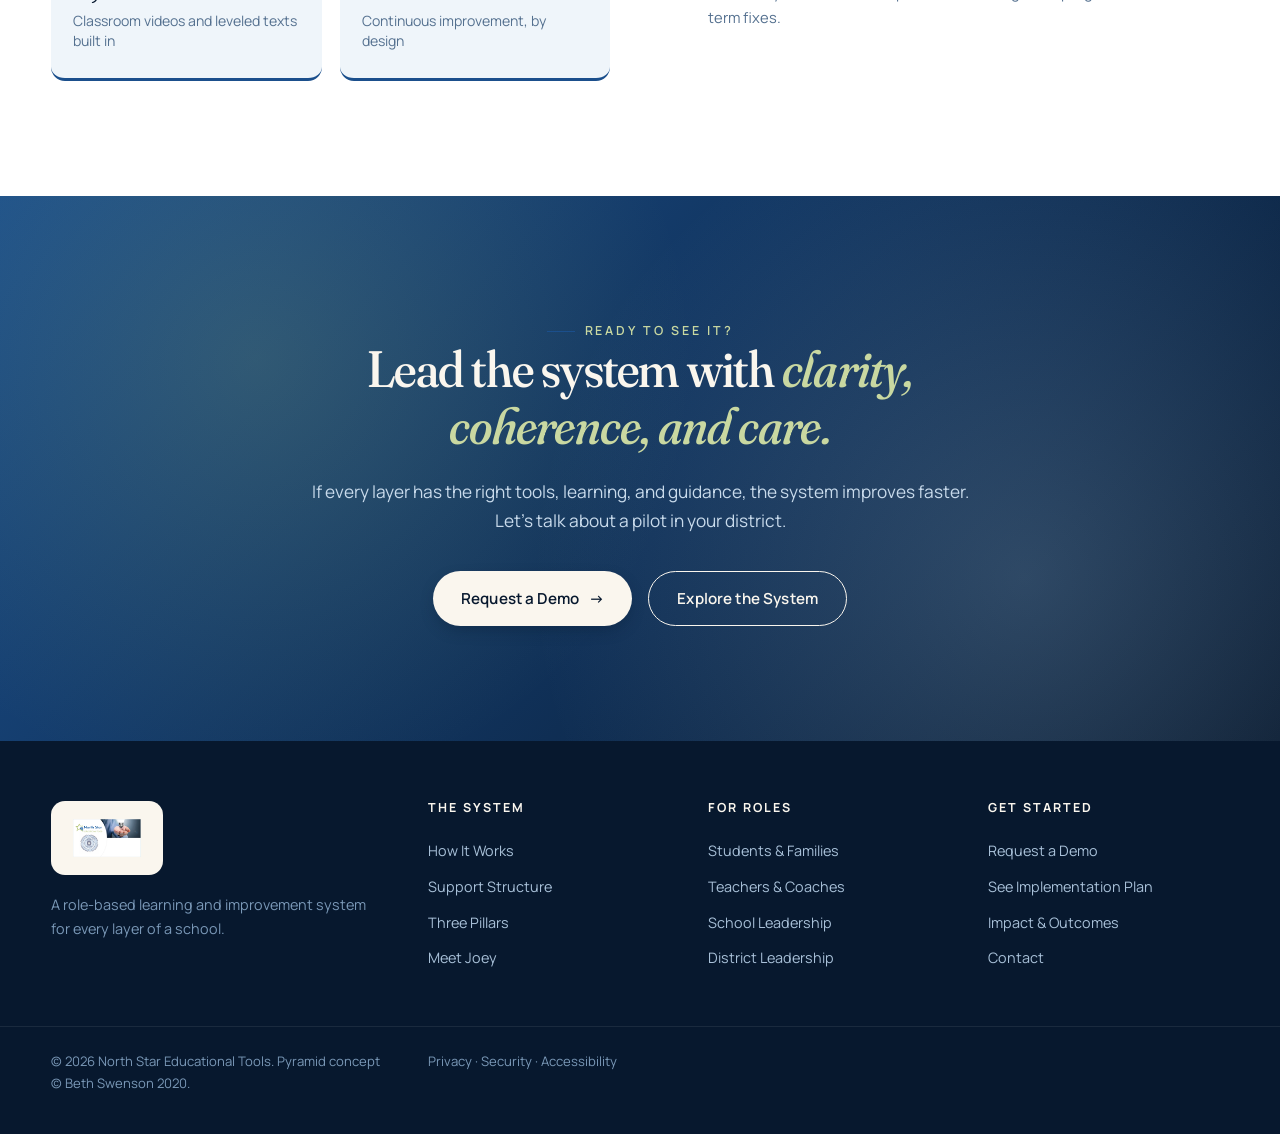
<file: design-v4/index.html>
<!DOCTYPE html>
<html lang="en">
<head>
<meta charset="UTF-8" />
<meta name="viewport" content="width=device-width, initial-scale=1.0" />
<title>NorthStar Educational Tools — One platform for every layer of learning</title>
<meta name="description" content="A role-based educational system that builds capacity, coherence, and continuous improvement — students to leadership." />

<!-- Fonts: Fraunces (editorial serif) + Manrope (clean body) -->
<link rel="preconnect" href="https://fonts.googleapis.com">
<link rel="preconnect" href="https://fonts.gstatic.com" crossorigin>
<link href="https://fonts.googleapis.com/css2?family=Fraunces:opsz,wght,SOFT@9..144,300..900,0..100&family=Manrope:wght@300;400;500;600;700&display=swap" rel="stylesheet">

<link rel="stylesheet" href="styles.css" />
</head>

<body>

<!-- ================================================================
     NAVIGATION
================================================================ -->
<nav class="top" id="nav">
  <div class="container">
    <a href="#top" class="brand">
      <img src="assets/logo.png" alt="North Star Educational Tools" />
    </a>
    <div class="nav-links">
      <a href="#how-it-works">How It Works</a>
      <a href="#pyramid">The System</a>
      <a href="#pillars">What's Inside</a>
      <a href="#joey">Meet Joey</a>
      <a href="#impact">Impact</a>
    </div>
    <a href="#cta" class="btn btn-primary">Request a Demo <span class="arrow">→</span></a>
  </div>
</nav>

<!-- ================================================================
     HERO
================================================================ -->
<header class="hero" id="top">
  <div class="container">
    <div class="hero-grid">
      <div>
        <span class="eyebrow reveal">An Educational Operating System</span>
        <h1 class="reveal reveal-delay-1">
          One platform for <em>every layer</em> of learning — students to leadership.
        </h1>
        <p class="lede reveal reveal-delay-2">
          NorthStar Educational Tools gives every audience — students, families, teachers,
          coaches, school leaders, and district leaders — a role-based dashboard with the tools,
          learning pathways, and guided support they need to take the next best step.
          A coherent system that scales without adding noise.
        </p>
        <div class="hero-ctas reveal reveal-delay-3">
          <a href="#cta" class="btn btn-primary">Request a Demo <span class="arrow">→</span></a>
          <a href="#pyramid" class="btn btn-ghost">Explore the System</a>
        </div>
        <div class="trust-line reveal reveal-delay-3">
          <span>Built for daily use</span>
          <span>Designed for system-wide visibility</span>
          <span>Grounded in continuous improvement</span>
        </div>
      </div>

      <div class="hero-visual reveal reveal-delay-2">
        <div class="dot-grid"></div>
        <div class="frame">
          <svg class="star-svg" viewBox="0 0 400 440" xmlns="http://www.w3.org/2000/svg">
            <!-- Decorative orbital rings -->
            <circle cx="200" cy="220" r="170" fill="none" stroke="rgba(255,255,255,.1)" stroke-width="1"/>
            <circle cx="200" cy="220" r="120" fill="none" stroke="rgba(255,255,255,.08)" stroke-width="1"/>

            <!-- The North Star -->
            <g transform="translate(200,220)">
              <!-- Soft glow -->
              <circle r="90" fill="rgba(255,255,255,.06)"/>
              <circle r="55" fill="rgba(255,255,255,.1)"/>

              <!-- 4-point star -->
              <path d="M 0,-110 L 14,-14 L 110,0 L 14,14 L 0,110 L -14,14 L -110,0 L -14,-14 Z"
                    fill="#FAF6EE" opacity=".95"/>
              <!-- Inner gleam -->
              <path d="M 0,-60 L 8,-8 L 60,0 L 8,8 L 0,60 L -8,8 L -60,0 L -8,-8 Z"
                    fill="#C9A961" opacity=".9"/>
              <circle r="6" fill="#FAF6EE"/>
            </g>

            <!-- Small accent stars -->
            <g fill="#C9A961" opacity=".85">
              <circle cx="80" cy="80" r="3"/>
              <circle cx="320" cy="120" r="2"/>
              <circle cx="340" cy="320" r="3"/>
              <circle cx="60" cy="340" r="2"/>
            </g>
            <g fill="#FAF6EE" opacity=".7">
              <circle cx="120" cy="60" r="1.5"/>
              <circle cx="280" cy="380" r="1.5"/>
            </g>
          </svg>
        </div>
        <div class="badge">
          One platform.<br/>Many roles.<br/><strong style="color:var(--royal)">One coherent system.</strong>
        </div>
      </div>
    </div>
  </div>
</header>

<!-- ================================================================
     PROMISE
================================================================ -->
<section class="promise" id="promise">
  <div class="container">
    <div class="promise-grid">
      <div class="reveal">
        <span class="eyebrow">The Promise</span>
        <h2>District initiatives don't fail from lack of effort — they fail from <mark>lack of system.</mark></h2>
      </div>
      <div class="promise-points reveal reveal-delay-1">
        <p style="margin-bottom:8px; font-size:1.05rem">
          Most districts juggle multiple tools, disconnected professional development, and
          uneven implementation. NorthStar brings it into one coherent system: clear expectations,
          role-aligned tools, personalized growth, and visibility at every level.
        </p>
        <div class="point">
          <h4>Coherence</h4>
          <p>One system that aligns priorities across classrooms, schools, and the district.</p>
        </div>
        <div class="point">
          <h4>Capacity</h4>
          <p>Micro-credentials and job-embedded growth for every adult role — connected directly to student needs.</p>
        </div>
        <div class="point">
          <h4>Visibility</h4>
          <p>Real-time system health, progress, and support needs — without chasing spreadsheets.</p>
        </div>
      </div>
    </div>
  </div>
</section>

<!-- ================================================================
     HOW IT WORKS — the loop
================================================================ -->
<section class="how-it-works" id="how-it-works">
  <div class="container">
    <div class="section-head reveal">
      <span class="eyebrow">How It Works</span>
      <h2>The same improvement loop — tailored for every role.</h2>
      <p>Every audience experiences the same coherent system, expressed through a dashboard built for their day-to-day work.</p>
    </div>
    <div class="loop">
      <div class="loop-step reveal"><div class="loop-num">1</div><h4>Assess</h4><p>Self & needs assessments capture where each learner stands.</p></div>
      <div class="loop-step reveal reveal-delay-1"><div class="loop-num">2</div><h4>Set Goals</h4><p>Personal and role-based goals aligned to priorities.</p></div>
      <div class="loop-step reveal reveal-delay-1"><div class="loop-num">3</div><h4>Learn</h4><p>Personalized pathways and micro-credentials for adults.</p></div>
      <div class="loop-step reveal reveal-delay-2"><div class="loop-num">4</div><h4>Apply</h4><p>Embedded tools and workflows that fit the daily flow.</p></div>
      <div class="loop-step reveal reveal-delay-2"><div class="loop-num">5</div><h4>Evidence</h4><p>Progress, artifacts, and reflections captured naturally.</p></div>
      <div class="loop-step reveal reveal-delay-3"><div class="loop-num">6</div><h4>Improve</h4><p>Reflection and adjustment fuel continuous improvement.</p></div>
    </div>
  </div>
</section>

<!-- ================================================================
     THE PYRAMID — the centerpiece
================================================================ -->
<section class="pyramid-section" id="pyramid">
  <div class="container">
    <div class="section-head reveal">
      <span class="eyebrow">The North Star Student Support Structure</span>
      <h2>Five layers. <em class="serif" style="font-style:italic; color:var(--royal)">One student.</em></h2>
      <p>Every layer of the system supports the student at the top.
        <span class="screen-only">Click each layer to see how NorthStar supports it.</span>
        <span class="print-only print-inline">Below: how NorthStar shows up at every level.</span>
      </p>
    </div>

    <div class="pyramid-layout">
      <div class="pyramid-stage reveal">
        <svg class="pyramid-svg" viewBox="0 0 520 540" xmlns="http://www.w3.org/2000/svg" role="img" aria-label="North Star Student Support Structure pyramid">
          <!-- Star above pyramid (echoing the logo) -->
          <g class="star-top" transform="translate(260,32)">
            <path d="M 0,-22 L 5.5,-7 L 22,-7 L 8.5,3 L 13.5,18 L 0,9 L -13.5,18 L -8.5,3 L -22,-7 L -5.5,-7 Z"/>
          </g>

          <!-- Layer 1: Student & Family (top) -->
          <g class="layer" data-layer="1">
            <polygon points="260,68 215,160 305,160" fill="#BBD6E8" stroke="#82B5DA" stroke-width="1"/>
            <text x="260" y="120" class="layer-label" style="font-size:12px;">Student</text>
            <text x="260" y="138" class="layer-label" style="font-size:11px;">&amp; Family</text>
          </g>

          <!-- Layer 2: Instruction & Intervention -->
          <g class="layer" data-layer="2">
            <polygon points="215,160 175,242 345,242 305,160" fill="#82B5DA" stroke="#4F8AC4" stroke-width="1"/>
            <text x="260" y="195" class="layer-label" style="fill:#0E2A4A;">Instruction &amp;</text>
            <text x="260" y="215" class="layer-label" style="fill:#0E2A4A;">Intervention</text>
          </g>

          <!-- Layer 3: Teacher Coaching -->
          <g class="layer" data-layer="3">
            <polygon points="175,242 130,334 390,334 345,242" fill="#4F8AC4" stroke="#2E6FAA" stroke-width="1"/>
            <text x="260" y="275" class="layer-label" style="fill:#FAF6EE;">Teacher-Centered Coaching</text>
            <text x="260" y="296" class="layer-label" style="fill:#FAF6EE;">Around Student-Centered</text>
            <text x="260" y="316" class="layer-label" style="fill:#FAF6EE;">Learning</text>
          </g>

          <!-- Layer 4: Shared Leadership -->
          <g class="layer" data-layer="4">
            <polygon points="130,334 85,426 435,426 390,334" fill="#1B4F8C" stroke="#163C66" stroke-width="1"/>
            <text x="260" y="372" class="layer-label" style="fill:#FAF6EE;">Shared Leadership Teams</text>
            <text x="260" y="393" class="layer-label" style="fill:#FAF6EE;">District &amp; Building</text>
          </g>

          <!-- Layer 5: Administrative Leadership (bottom) -->
          <g class="layer" data-layer="5">
            <polygon points="85,426 40,510 480,510 435,426" fill="#0E2A4A" stroke="#07182E" stroke-width="1"/>
            <text x="260" y="460" class="layer-label" style="fill:#FAF6EE;">Administrative Leadership</text>
            <text x="260" y="482" class="layer-label" style="fill:#FAF6EE;">District &amp; Building</text>
          </g>
        </svg>
        <p class="pyramid-caption">Click each layer to explore how NorthStar supports it.</p>
      </div>

      <div class="pyramid-detail reveal reveal-delay-1" id="pyramidDetail">
        <!-- Content injected by JS -->
      </div>
    </div>

    <!-- Print-only: all five layers expanded for PDF export -->
    <div class="print-only">
      <div class="print-section-head">
        <h3>All Five Layers — at a glance</h3>
        <p>Each layer of the system supports the student at the top. Here's how NorthStar shows up at every level.</p>
      </div>
      <div class="print-layers" id="printLayers">
        <!-- Populated by JS from the same layerData object -->
      </div>
    </div>
  </div>
</section>

<!-- ================================================================
     THREE PILLARS
================================================================ -->
<section class="pillars" id="pillars">
  <div class="container">
    <div class="section-head reveal">
      <span class="eyebrow">What's Inside</span>
      <h2>Three pillars. Every role. Every day.</h2>
      <p>Make complexity feel elegant. Three repeating pillars appear on every dashboard — so the system stays coherent across ten roles and one student.</p>
    </div>
    <div class="pillars-grid">
      <div class="pillar reveal">
        <div class="pillar-num">01</div>
        <h3>Workspace</h3>
        <p class="pillar-sub">Do the work.</p>
        <p>A role-based dashboard that brings together the tools each audience uses every day — instructional planning, progress monitoring, coaching workflows, leadership routines. All connected, none siloed.</p>
      </div>
      <div class="pillar reveal reveal-delay-1">
        <div class="pillar-num">02</div>
        <h3>Pathways</h3>
        <p class="pillar-sub">Grow the work.</p>
        <p>Personalized learning for students and micro-credentials for adults — beginning with self-assessment, anchored in goals, delivered through job-embedded pathways, and demonstrated through real classroom evidence.</p>
      </div>
      <div class="pillar reveal reveal-delay-2">
        <div class="pillar-num">03</div>
        <h3>Coach</h3>
        <p class="pillar-sub">Guide the work.</p>
        <p>A virtual systems coach embedded in every role's day — prompting next best actions, supporting routines, helping translate professional learning into practice. Steady support, never another evaluator.</p>
      </div>
    </div>
  </div>
</section>

<!-- ================================================================
     MEET JOEY
================================================================ -->
<section class="joey" id="joey">
  <div class="container">
    <div class="joey-grid">
      <div class="joey-text reveal">
        <span class="eyebrow">The System Intelligence</span>
        <h2>Meet <em>Joey</em> — the engine inside NorthStar.</h2>
        <p style="margin-top:24px">
          Joey is the learning intelligence within NorthStar. Joey administers individualized
          assessments, analyzes daily learning artifacts, identifies patterns of strength and need,
          aligns evidence to standards, and organizes insights into clear instructional guidance.
        </p>
        <p>
          For students, Joey is a daily learning guide. For educators, Joey is the assessment
          and analysis engine that protects teacher time and improves instructional precision.
        </p>
        <div class="joey-roles">
          <div class="joey-role">
            <div class="joey-role-label">For Students</div>
            <div class="joey-role-desc">A learning guide and daily companion.</div>
          </div>
          <div class="joey-role">
            <div class="joey-role-label">For Families</div>
            <div class="joey-role-desc">A guide that helps their child stay organized and grow.</div>
          </div>
          <div class="joey-role">
            <div class="joey-role-label">For Teachers</div>
            <div class="joey-role-desc">Assessment + analysis support that saves time.</div>
          </div>
          <div class="joey-role">
            <div class="joey-role-label">For Coaches</div>
            <div class="joey-role-desc">An insight generator that informs coaching.</div>
          </div>
          <div class="joey-role">
            <div class="joey-role-label">For Leadership</div>
            <div class="joey-role-desc">System-level learning intelligence — visibility without micromanagement.</div>
          </div>
        </div>
      </div>

      <div class="joey-quote-card reveal reveal-delay-1">
        <span class="qmark">“</span>
        <p class="joey-quote">
          Joey adapts the system to the learner — not the learner to the system.
        </p>
        <p class="joey-quote-attr">The Unifying Principle</p>
      </div>
    </div>
  </div>
</section>

<!-- ================================================================
     IMPACT
================================================================ -->
<section class="impact" id="impact">
  <div class="container">
    <div class="impact-grid">
      <div class="reveal">
        <span class="eyebrow">Impact</span>
        <h2>Measure what matters — leading indicators <em class="serif" style="font-style:italic; color:var(--royal)">and</em> outcomes.</h2>
        <p style="margin-top:18px; font-size:1.02rem">
          NorthStar surfaces system health in real time, while connecting daily practice
          to long-term student growth. District leaders see what's being implemented,
          where support is needed, and how growth is progressing — without adding pressure
          to schools or classrooms.
        </p>
        <div class="impact-stats">
          <div class="stat">
            <div class="stat-num">10</div>
            <div class="stat-label">Distinct roles, one connected system</div>
          </div>
          <div class="stat">
            <div class="stat-num">PreK–8</div>
            <div class="stat-label">Vertically aligned curriculum included</div>
          </div>
          <div class="stat">
            <div class="stat-num">1,000s</div>
            <div class="stat-label">Classroom videos and leveled texts built in</div>
          </div>
          <div class="stat">
            <div class="stat-num">∞</div>
            <div class="stat-label">Continuous improvement, by design</div>
          </div>
        </div>
      </div>
      <div class="reveal reveal-delay-1">
        <h3 style="margin-bottom:6px">What changes in your district</h3>
        <p class="muted" style="margin-bottom:6px">Outcomes that compound year over year.</p>
        <ul class="outcomes-list">
          <li>
            <span class="check"><svg viewBox="0 0 24 24"><path d="M5 12l5 5L20 7"/></svg></span>
            <div><strong>Stronger instructional coherence</strong>
            <span>Aligned focus across teachers, coaches, interventionists, and leadership.</span></div>
          </li>
          <li>
            <span class="check"><svg viewBox="0 0 24 24"><path d="M5 12l5 5L20 7"/></svg></span>
            <div><strong>Higher adult capacity</strong>
            <span>Job-embedded micro-credentials connect professional growth to student needs.</span></div>
          </li>
          <li>
            <span class="check"><svg viewBox="0 0 24 24"><path d="M5 12l5 5L20 7"/></svg></span>
            <div><strong>Greater student ownership</strong>
            <span>Students understand their goals, see progress, and build learning habits.</span></div>
          </li>
          <li>
            <span class="check"><svg viewBox="0 0 24 24"><path d="M5 12l5 5L20 7"/></svg></span>
            <div><strong>Clearer system visibility</strong>
            <span>Leadership decisions grounded in real evidence, not assumptions.</span></div>
          </li>
          <li>
            <span class="check"><svg viewBox="0 0 24 24"><path d="M5 12l5 5L20 7"/></svg></span>
            <div><strong>Sustained improvement</strong>
            <span>Continuity across leadership transitions; long-term progress, not short-term fixes.</span></div>
          </li>
        </ul>
      </div>
    </div>
  </div>
</section>

<!-- ================================================================
     FINAL CTA
================================================================ -->
<section class="final-cta" id="cta">
  <div class="container">
    <div class="reveal">
      <span class="eyebrow" style="color:var(--olive-soft)">Ready to See It?</span>
      <h2>Lead the system with <em>clarity, coherence, and care.</em></h2>
      <p>If every layer has the right tools, learning, and guidance, the system improves faster.
        Let's talk about a pilot in your district.</p>
      <div style="display:flex; gap:16px; justify-content:center; flex-wrap:wrap">
        <a href="mailto:hello@northstaret.com" class="btn btn-primary">Request a Demo <span class="arrow">→</span></a>
        <a href="#pyramid" class="btn btn-ghost">Explore the System</a>
      </div>
    </div>
  </div>
</section>

<!-- ================================================================
     FOOTER
================================================================ -->
<footer>
  <div class="container">
    <div>
      <div class="footer-brand">
        <img src="assets/logo.png" alt="North Star Educational Tools"/>
      </div>
      <p style="color:#7A98B7; max-width:36ch">
        A role-based learning and improvement system for every layer of a school.
      </p>
    </div>
    <div>
      <h4>The System</h4>
      <ul>
        <li><a href="#how-it-works">How It Works</a></li>
        <li><a href="#pyramid">Support Structure</a></li>
        <li><a href="#pillars">Three Pillars</a></li>
        <li><a href="#joey">Meet Joey</a></li>
      </ul>
    </div>
    <div>
      <h4>For Roles</h4>
      <ul>
        <li><a href="#pyramid" data-jump="1">Students &amp; Families</a></li>
        <li><a href="#pyramid" data-jump="3">Teachers &amp; Coaches</a></li>
        <li><a href="#pyramid" data-jump="4">School Leadership</a></li>
        <li><a href="#pyramid" data-jump="5">District Leadership</a></li>
      </ul>
    </div>
    <div>
      <h4>Get Started</h4>
      <ul>
        <li><a href="#cta">Request a Demo</a></li>
        <li><a href="#cta">See Implementation Plan</a></li>
        <li><a href="#impact">Impact &amp; Outcomes</a></li>
        <li><a href="#cta">Contact</a></li>
      </ul>
    </div>
  </div>
  <div class="container footer-bottom">
    <span>© 2026 North Star Educational Tools. Pyramid concept © Beth Swenson 2020.</span>
    <span>Privacy · Security · Accessibility</span>
  </div>
</footer>

<!-- ================================================================
     SCRIPTS
================================================================ -->
<script src="app.js" defer></script>

</body>
</html>
</file>
<file: design-v2/styles.css>
/* ===================================================================
   NorthStar Educational Tools — Investor pitch website
   Brochure-style, blue & gold, classroom-professional.
=================================================================== */

:root {
  --navy: #15315c;
  --navy-deep: #0e2143;
  --blue: #2a5daa;
  --blue-soft: #e8eef9;
  --blue-mid: #c9d8ee;
  --gold: #c8932b;
  --gold-soft: #e8c875;
  --gold-pale: #f5e9c6;
  --green: #9cc15a;
  --paper: #faf7f0;
  --paper-warm: #f5efe1;
  --cream: #fdfbf4;
  --ink: #1a2238;
  --ink-soft: #46506b;
  --ink-mute: #6e778f;
  --rule: #d8d2bf;
  --rule-soft: #ece6d2;

  --serif: "Fraunces", "Cormorant Garamond", Georgia, serif;
  --sans: "Inter", -apple-system, BlinkMacSystemFont, "Segoe UI", sans-serif;
  --mono: "JetBrains Mono", ui-monospace, "SF Mono", Menlo, monospace;

  --shadow-sm: 0 1px 2px rgba(21, 49, 92, 0.06), 0 2px 8px rgba(21, 49, 92, 0.04);
  --shadow-md: 0 8px 24px rgba(21, 49, 92, 0.08), 0 2px 6px rgba(21, 49, 92, 0.06);
  --shadow-lg: 0 24px 60px rgba(21, 49, 92, 0.14), 0 4px 12px rgba(21, 49, 92, 0.08);
}

* { box-sizing: border-box; }

html { scroll-behavior: smooth; }

body {
  margin: 0;
  font-family: var(--sans);
  font-size: 17px;
  line-height: 1.65;
  color: var(--ink);
  background: var(--cream);
  -webkit-font-smoothing: antialiased;
  text-rendering: optimizeLegibility;
}

img { max-width: 100%; display: block; }

a { color: var(--blue); text-decoration: none; }
a:hover { color: var(--navy); }

p { text-wrap: pretty; }

/* ---------- Type scale ---------- */
h1, h2, h3, h4 {
  font-family: var(--serif);
  font-weight: 500;
  color: var(--navy);
  letter-spacing: -0.01em;
  margin: 0;
  text-wrap: balance;
}
h1 { font-size: clamp(2.8rem, 5vw, 4.6rem); line-height: 1.04; font-weight: 400; }
h2 { font-size: clamp(2rem, 3.4vw, 3rem); line-height: 1.1; font-weight: 400; }
h3 { font-size: clamp(1.3rem, 1.8vw, 1.6rem); line-height: 1.25; font-weight: 500; }
h4 { font-size: 1.05rem; line-height: 1.3; font-weight: 600; font-family: var(--sans); letter-spacing: 0.02em; }

.eyebrow {
  font-family: var(--sans);
  font-size: 0.78rem;
  font-weight: 600;
  letter-spacing: 0.22em;
  text-transform: uppercase;
  color: var(--gold);
  display: inline-flex;
  align-items: center;
  gap: 0.7rem;
}
.eyebrow::before {
  content: "";
  width: 28px;
  height: 1px;
  background: var(--gold);
  display: inline-block;
}

.lede {
  font-family: var(--serif);
  font-size: clamp(1.15rem, 1.5vw, 1.35rem);
  line-height: 1.55;
  color: var(--ink-soft);
  font-weight: 400;
  font-style: italic;
}

/* ---------- Layout primitives ---------- */
.container {
  max-width: 1200px;
  margin: 0 auto;
  padding: 0 32px;
}
.container-wide {
  max-width: 1320px;
  margin: 0 auto;
  padding: 0 32px;
}
section { padding: 96px 0; }
section.tight { padding: 64px 0; }

/* ---------- Decorative ---------- */
.rule {
  height: 1px;
  background: linear-gradient(to right, transparent, var(--rule) 20%, var(--rule) 80%, transparent);
  margin: 0;
  border: 0;
}
.gold-rule {
  height: 2px;
  background: var(--gold);
  width: 56px;
  border: 0;
  margin: 0 0 24px 0;
}
.gold-rule.center { margin-left: auto; margin-right: auto; }

.star-glyph {
  display: inline-block;
  width: 1em;
  color: var(--gold);
}

.section-num {
  font-family: var(--mono);
  font-size: 0.7rem;
  letter-spacing: 0.15em;
  color: var(--ink-mute);
  font-weight: 500;
}

/* ===================================================================
   NAV
=================================================================== */
.nav {
  position: sticky;
  top: 0;
  z-index: 50;
  background: rgba(253, 251, 244, 0.92);
  backdrop-filter: saturate(180%) blur(12px);
  border-bottom: 1px solid var(--rule-soft);
}
.nav-inner {
  max-width: 1320px;
  margin: 0 auto;
  padding: 14px 32px;
  display: flex;
  align-items: center;
  justify-content: space-between;
  gap: 32px;
}
.nav-logo {
  display: flex;
  align-items: center;
  gap: 10px;
}
.nav-logo img { height: 36px; width: auto; }
.nav-links {
  display: flex;
  gap: 28px;
  list-style: none;
  margin: 0;
  padding: 0;
}
.nav-links a {
  font-size: 0.92rem;
  font-weight: 500;
  color: var(--ink);
  letter-spacing: 0.005em;
}
.nav-links a:hover { color: var(--blue); }
.btn {
  display: inline-flex;
  align-items: center;
  gap: 10px;
  padding: 11px 22px;
  border-radius: 999px;
  font-family: var(--sans);
  font-weight: 600;
  font-size: 0.92rem;
  letter-spacing: 0.01em;
  cursor: pointer;
  border: 0;
  transition: transform 0.15s ease, box-shadow 0.15s ease, background 0.15s ease;
  text-decoration: none;
}
.btn-primary {
  background: var(--navy);
  color: var(--cream);
}
.btn-primary:hover {
  background: var(--navy-deep);
  color: var(--cream);
  transform: translateY(-1px);
  box-shadow: var(--shadow-md);
}
.btn-gold {
  background: var(--gold);
  color: var(--navy-deep);
}
.btn-gold:hover {
  background: var(--gold-soft);
  color: var(--navy-deep);
  transform: translateY(-1px);
  box-shadow: var(--shadow-md);
}
.btn-ghost {
  background: transparent;
  color: var(--navy);
  border: 1.5px solid var(--navy);
}
.btn-ghost:hover {
  background: var(--navy);
  color: var(--cream);
}
.btn .arrow { transition: transform 0.2s ease; }
.btn:hover .arrow { transform: translateX(3px); }

@media (max-width: 880px) {
  .nav-links { display: none; }
}

/* ===================================================================
   HERO — brochure cover
=================================================================== */
.hero {
  position: relative;
  padding: 80px 0 100px;
  background: var(--cream);
  overflow: hidden;
}
.hero::before {
  /* subtle grid texture */
  content: "";
  position: absolute;
  inset: 0;
  background-image:
    linear-gradient(to right, rgba(21,49,92,0.04) 1px, transparent 1px),
    linear-gradient(to bottom, rgba(21,49,92,0.04) 1px, transparent 1px);
  background-size: 56px 56px;
  mask-image: radial-gradient(ellipse at center, black 30%, transparent 75%);
  -webkit-mask-image: radial-gradient(ellipse at center, black 30%, transparent 75%);
  pointer-events: none;
}
.hero-inner {
  position: relative;
  max-width: 1320px;
  margin: 0 auto;
  padding: 0 32px;
  display: grid;
  grid-template-columns: 1.15fr 1fr;
  gap: 80px;
  align-items: center;
}
.hero-brochure-tag {
  display: inline-flex;
  align-items: center;
  gap: 12px;
  padding: 7px 14px 7px 10px;
  background: var(--paper-warm);
  border: 1px solid var(--gold-pale);
  border-radius: 999px;
  font-family: var(--mono);
  font-size: 0.74rem;
  letter-spacing: 0.12em;
  text-transform: uppercase;
  color: var(--ink-soft);
  margin-bottom: 28px;
}
.hero-brochure-tag .dot {
  width: 7px; height: 7px; border-radius: 50%;
  background: var(--gold);
}
.hero h1 {
  margin-bottom: 28px;
}
.hero h1 .accent {
  color: var(--gold);
  font-style: italic;
  font-weight: 400;
}
.hero-sub {
  font-family: var(--serif);
  font-size: 1.3rem;
  line-height: 1.5;
  color: var(--ink-soft);
  font-style: italic;
  font-weight: 300;
  margin: 0 0 36px;
  max-width: 540px;
}
.hero-ctas {
  display: flex;
  gap: 14px;
  flex-wrap: wrap;
}

.hero-meta {
  margin-top: 56px;
  display: grid;
  grid-template-columns: repeat(3, 1fr);
  gap: 24px;
  max-width: 540px;
}
.hero-meta-item .label {
  font-family: var(--mono);
  font-size: 0.7rem;
  letter-spacing: 0.12em;
  text-transform: uppercase;
  color: var(--ink-mute);
  margin-bottom: 6px;
}
.hero-meta-item .value {
  font-family: var(--serif);
  font-size: 1.05rem;
  color: var(--navy);
  line-height: 1.3;
}

/* hero visual — brochure style stacked panels */
.hero-visual {
  position: relative;
  aspect-ratio: 4 / 5;
  max-width: 520px;
  justify-self: end;
  width: 100%;
}
.hero-card {
  position: absolute;
  background: white;
  border-radius: 6px;
  box-shadow: var(--shadow-lg);
  overflow: hidden;
  border: 1px solid rgba(21,49,92,0.06);
}
.hero-card.main {
  inset: 0;
  background: linear-gradient(135deg, var(--navy) 0%, var(--navy-deep) 100%);
  display: flex;
  flex-direction: column;
  padding: 36px;
  color: var(--cream);
  z-index: 2;
}
.hero-card.main::before {
  content: "";
  position: absolute;
  inset: 0;
  background-image:
    radial-gradient(circle at 90% 10%, rgba(200,147,43,0.18) 0%, transparent 40%),
    radial-gradient(circle at 10% 90%, rgba(156,193,90,0.10) 0%, transparent 40%);
}
.hero-card.main .label-row {
  display: flex;
  justify-content: space-between;
  align-items: center;
  font-family: var(--mono);
  font-size: 0.7rem;
  letter-spacing: 0.16em;
  text-transform: uppercase;
  color: rgba(245, 233, 198, 0.7);
  position: relative;
  z-index: 1;
}
.hero-card.main .big-num {
  font-family: var(--serif);
  font-size: 6rem;
  line-height: 0.9;
  color: var(--gold);
  font-weight: 300;
  margin: auto 0 16px;
  position: relative;
  z-index: 1;
}
.hero-card.main .big-text {
  font-family: var(--serif);
  font-size: 1.55rem;
  line-height: 1.2;
  font-weight: 400;
  color: var(--cream);
  margin-bottom: 22px;
  position: relative;
  z-index: 1;
}
.hero-card.main .pillars {
  display: flex;
  gap: 8px;
  font-family: var(--mono);
  font-size: 0.68rem;
  letter-spacing: 0.1em;
  text-transform: uppercase;
  color: rgba(245, 233, 198, 0.85);
  position: relative;
  z-index: 1;
  flex-wrap: wrap;
}
.hero-card.main .pillars span {
  padding: 6px 10px;
  border: 1px solid rgba(200, 147, 43, 0.4);
  border-radius: 999px;
}

.hero-card.tag-card {
  top: -28px;
  right: -32px;
  width: 200px;
  padding: 18px 20px;
  background: var(--cream);
  z-index: 3;
  display: flex;
  flex-direction: column;
  gap: 6px;
}
.hero-card.tag-card .star {
  color: var(--gold);
  font-size: 1.2rem;
}
.hero-card.tag-card .ttl {
  font-family: var(--serif);
  font-size: 1.05rem;
  color: var(--navy);
  line-height: 1.2;
}
.hero-card.tag-card .sub {
  font-size: 0.78rem;
  color: var(--ink-mute);
  line-height: 1.4;
}

.hero-card.bottom-card {
  bottom: -36px;
  left: -36px;
  width: 240px;
  padding: 18px 20px;
  background: var(--gold);
  color: var(--navy-deep);
  z-index: 3;
}
.hero-card.bottom-card .ttl {
  font-family: var(--serif);
  font-size: 1rem;
  line-height: 1.3;
  margin-bottom: 4px;
  font-weight: 500;
}
.hero-card.bottom-card .sub {
  font-family: var(--mono);
  font-size: 0.7rem;
  letter-spacing: 0.12em;
  text-transform: uppercase;
}

@media (max-width: 980px) {
  .hero-inner { grid-template-columns: 1fr; gap: 48px; }
  .hero-visual { justify-self: center; max-width: 420px; }
  .hero-card.tag-card { right: -16px; }
  .hero-card.bottom-card { left: -16px; }
}

/* ===================================================================
   PROMISE — three pillars marquee
=================================================================== */
.promise {
  background: var(--paper);
  border-top: 1px solid var(--rule-soft);
  border-bottom: 1px solid var(--rule-soft);
  padding: 56px 0;
}
.promise-inner {
  max-width: 1320px;
  margin: 0 auto;
  padding: 0 32px;
  display: grid;
  grid-template-columns: repeat(3, 1fr);
  gap: 0;
}
.promise-cell {
  padding: 8px 32px;
  border-left: 1px solid var(--rule);
  display: flex;
  flex-direction: column;
  gap: 6px;
}
.promise-cell:first-child { border-left: 0; padding-left: 0; }
.promise-cell .pillar-num {
  font-family: var(--mono);
  font-size: 0.7rem;
  letter-spacing: 0.16em;
  color: var(--gold);
  font-weight: 600;
}
.promise-cell .pillar-name {
  font-family: var(--serif);
  font-size: 1.6rem;
  font-weight: 400;
  color: var(--navy);
  line-height: 1.1;
}
.promise-cell .pillar-tag {
  font-family: var(--sans);
  font-size: 0.92rem;
  color: var(--ink-soft);
  font-style: italic;
}
@media (max-width: 880px) {
  .promise-inner { grid-template-columns: 1fr; gap: 28px; }
  .promise-cell { border-left: 0; padding: 0; padding-bottom: 28px; border-bottom: 1px solid var(--rule); }
  .promise-cell:last-child { border-bottom: 0; padding-bottom: 0; }
}

/* ===================================================================
   SECTION HEADERS
=================================================================== */
.section-head {
  display: grid;
  grid-template-columns: 1fr 2fr;
  gap: 64px;
  margin-bottom: 72px;
}
.section-head .meta { padding-top: 8px; }
.section-head .meta .num {
  font-family: var(--mono);
  font-size: 0.78rem;
  letter-spacing: 0.18em;
  color: var(--gold);
  margin-bottom: 18px;
  font-weight: 600;
}
.section-head .meta .label {
  font-family: var(--serif);
  font-size: 1rem;
  color: var(--ink-soft);
  font-style: italic;
}
.section-head h2 { margin-bottom: 20px; }
.section-head .lede { max-width: 620px; }

@media (max-width: 880px) {
  .section-head { grid-template-columns: 1fr; gap: 24px; margin-bottom: 48px; }
}

/* ===================================================================
   HOW IT WORKS — 6-step loop
=================================================================== */
.howitworks {
  background: var(--cream);
}
.loop-grid {
  display: grid;
  grid-template-columns: repeat(6, 1fr);
  gap: 0;
  border-top: 1px solid var(--rule);
  border-bottom: 1px solid var(--rule);
}
.loop-step {
  padding: 32px 24px;
  border-left: 1px solid var(--rule);
  position: relative;
  background: var(--cream);
}
.loop-step:first-child { border-left: 0; }
.loop-step .num {
  font-family: var(--serif);
  font-size: 2.6rem;
  color: var(--gold);
  line-height: 1;
  font-weight: 400;
  margin-bottom: 14px;
  display: block;
}
.loop-step h4 {
  color: var(--navy);
  font-family: var(--serif);
  font-size: 1.1rem;
  font-weight: 500;
  letter-spacing: -0.005em;
  margin-bottom: 8px;
  text-transform: none;
}
.loop-step p {
  font-size: 0.88rem;
  color: var(--ink-soft);
  line-height: 1.5;
  margin: 0;
}

@media (max-width: 1100px) {
  .loop-grid { grid-template-columns: repeat(3, 1fr); }
  .loop-step:nth-child(4) { border-left: 0; border-top: 1px solid var(--rule); }
}
@media (max-width: 700px) {
  .loop-grid { grid-template-columns: repeat(2, 1fr); }
  .loop-step { border-top: 1px solid var(--rule); }
  .loop-step:nth-child(odd) { border-left: 0; }
  .loop-step:nth-child(1), .loop-step:nth-child(2) { border-top: 0; }
}

.loop-bridge {
  margin-top: 56px;
  text-align: center;
  font-family: var(--serif);
  font-size: 1.4rem;
  font-style: italic;
  color: var(--navy);
  max-width: 760px;
  margin-left: auto;
  margin-right: auto;
  line-height: 1.4;
}

/* ===================================================================
   PYRAMID — Student Support Structure
=================================================================== */
.pyramid-section {
  background: var(--paper);
  border-top: 1px solid var(--rule-soft);
  border-bottom: 1px solid var(--rule-soft);
  position: relative;
  overflow: hidden;
}
.pyramid-section::before {
  content: "";
  position: absolute;
  inset: 0;
  background-image:
    linear-gradient(to right, rgba(21,49,92,0.025) 1px, transparent 1px),
    linear-gradient(to bottom, rgba(21,49,92,0.025) 1px, transparent 1px);
  background-size: 48px 48px;
  pointer-events: none;
  mask-image: radial-gradient(ellipse at center, black 30%, transparent 80%);
}
.pyramid-section .container { position: relative; }

.pyramid-layout {
  display: grid;
  grid-template-columns: 1fr 1fr;
  gap: 64px;
  align-items: start;
}
@media (max-width: 980px) {
  .pyramid-layout { grid-template-columns: 1fr; gap: 48px; }
}

.pyramid-stage {
  position: sticky;
  top: 100px;
}
.pyramid {
  position: relative;
  width: 100%;
  max-width: 520px;
  margin: 0 auto;
  display: flex;
  flex-direction: column;
  align-items: center;
  gap: 6px;
}
.pyramid-row {
  background: var(--blue);
  color: var(--cream);
  cursor: pointer;
  border: 0;
  font-family: var(--sans);
  font-weight: 500;
  text-align: center;
  padding: 18px 18px 16px;
  transition: transform 0.18s ease, box-shadow 0.18s ease, filter 0.18s ease;
  position: relative;
  display: flex;
  flex-direction: column;
  align-items: center;
  justify-content: center;
  line-height: 1.2;
  gap: 4px;
  min-height: 84px;
}
.pyramid-row:hover { transform: translateY(-2px); box-shadow: var(--shadow-md); filter: brightness(1.08); }
.pyramid-row.active {
  outline: 3px solid var(--gold);
  outline-offset: 3px;
  box-shadow: var(--shadow-lg);
}
.pyramid-row .row-num {
  font-family: var(--mono);
  font-size: 0.65rem;
  letter-spacing: 0.16em;
  opacity: 0.75;
  margin-bottom: 4px;
}
.pyramid-row .row-title {
  font-family: var(--serif);
  font-weight: 500;
  font-size: 1.05rem;
  letter-spacing: -0.005em;
}

/* Pyramid widths + per-tier color (top → bottom blue → gold-ish) */
.pyramid-row.tier-1 { width: 44%; clip-path: polygon(50% 0, 100% 100%, 0 100%); padding: 26px 14px 14px; background: linear-gradient(180deg, #1f4691 0%, #2a5daa 100%); min-height: 96px; }
.pyramid-row.tier-2 { width: 58%; clip-path: polygon(12% 0, 88% 0, 100% 100%, 0 100%); background: linear-gradient(180deg, #2a5daa 0%, #3a72c0 100%); }
.pyramid-row.tier-3 { width: 74%; clip-path: polygon(9% 0, 91% 0, 100% 100%, 0 100%); background: linear-gradient(180deg, #4a85d3 0%, #6c9ddd 100%); }
.pyramid-row.tier-4 { width: 88%; clip-path: polygon(7% 0, 93% 0, 100% 100%, 0 100%); background: linear-gradient(180deg, #d9b863 0%, #c8932b 100%); color: var(--navy-deep); }
.pyramid-row.tier-5 { width: 100%; clip-path: polygon(6% 0, 94% 0, 100% 100%, 0 100%); background: linear-gradient(180deg, #c8932b 0%, #a37516 100%); color: var(--cream); }

.pyramid-tip {
  font-family: var(--mono);
  font-size: 0.68rem;
  letter-spacing: 0.14em;
  text-transform: uppercase;
  color: var(--ink-mute);
  text-align: center;
  margin-top: 18px;
}
.pyramid-tip kbd {
  font-family: var(--mono);
  background: var(--navy);
  color: var(--cream);
  padding: 2px 7px;
  border-radius: 4px;
  font-size: 0.68rem;
}

.pyramid-credit {
  text-align: center;
  font-size: 0.78rem;
  font-style: italic;
  color: var(--ink-mute);
  margin-top: 8px;
}

/* Pyramid detail panel */
.pyramid-detail {
  background: var(--cream);
  border: 1px solid var(--rule);
  border-radius: 6px;
  padding: 40px 40px 36px;
  box-shadow: var(--shadow-sm);
  position: relative;
  min-height: 400px;
}
.pyramid-detail .corner-mark {
  position: absolute;
  top: 16px;
  right: 18px;
  font-family: var(--mono);
  font-size: 0.7rem;
  letter-spacing: 0.16em;
  color: var(--gold);
  font-weight: 600;
}
.pyramid-detail h3 {
  font-family: var(--serif);
  font-size: 1.85rem;
  color: var(--navy);
  margin: 0 0 8px;
  font-weight: 400;
}
.pyramid-detail .panel-sub {
  font-family: var(--serif);
  font-style: italic;
  color: var(--gold);
  font-size: 1.05rem;
  margin-bottom: 24px;
}
.pyramid-detail .panel-body {
  color: var(--ink-soft);
  font-size: 0.98rem;
  line-height: 1.7;
  margin-bottom: 22px;
}
.pyramid-detail .panel-list {
  list-style: none;
  padding: 0;
  margin: 0 0 24px;
}
.pyramid-detail .panel-list li {
  position: relative;
  padding-left: 22px;
  margin-bottom: 10px;
  color: var(--ink);
  font-size: 0.96rem;
}
.pyramid-detail .panel-list li::before {
  content: "★";
  position: absolute;
  left: 0;
  color: var(--gold);
  font-size: 0.85rem;
  top: 1px;
}
.pyramid-detail .panel-tools {
  margin-top: 24px;
  padding-top: 20px;
  border-top: 1px solid var(--rule);
}
.pyramid-detail .panel-tools .section-label {
  font-family: var(--mono);
  font-size: 0.7rem;
  letter-spacing: 0.16em;
  text-transform: uppercase;
  color: var(--ink-mute);
  margin-bottom: 12px;
}
.pyramid-detail .panel-tools .chips {
  display: flex;
  gap: 8px;
  flex-wrap: wrap;
}
.pyramid-detail .panel-tools .chip {
  background: var(--blue-soft);
  color: var(--navy);
  padding: 5px 11px;
  border-radius: 999px;
  font-size: 0.82rem;
  font-weight: 500;
}

/* ===================================================================
   THREE PILLARS — feature blocks
=================================================================== */
.pillars-section {
  background: var(--cream);
}
.pillar-grid {
  display: grid;
  grid-template-columns: repeat(3, 1fr);
  gap: 32px;
}
.pillar-card {
  background: var(--paper);
  border: 1px solid var(--rule);
  border-radius: 8px;
  padding: 36px 32px;
  position: relative;
  transition: transform 0.2s ease, box-shadow 0.2s ease;
}
.pillar-card:hover { transform: translateY(-3px); box-shadow: var(--shadow-md); }
.pillar-card .pillar-mark {
  font-family: var(--serif);
  font-size: 5rem;
  font-weight: 300;
  color: var(--gold);
  line-height: 0.9;
  margin-bottom: 12px;
  font-style: italic;
}
.pillar-card h3 {
  font-family: var(--serif);
  font-size: 1.65rem;
  color: var(--navy);
  margin-bottom: 4px;
  font-weight: 500;
}
.pillar-card .pillar-tag {
  font-family: var(--mono);
  font-size: 0.72rem;
  letter-spacing: 0.16em;
  text-transform: uppercase;
  color: var(--gold);
  margin-bottom: 18px;
  display: block;
  font-weight: 600;
}
.pillar-card p {
  color: var(--ink-soft);
  font-size: 0.96rem;
  line-height: 1.6;
  margin: 0 0 18px;
}
.pillar-card ul {
  list-style: none;
  padding: 0;
  margin: 0;
}
.pillar-card li {
  font-size: 0.9rem;
  color: var(--ink);
  padding-left: 18px;
  position: relative;
  margin-bottom: 8px;
  line-height: 1.5;
}
.pillar-card li::before {
  content: "→";
  position: absolute;
  left: 0;
  color: var(--gold);
  font-weight: 600;
}
@media (max-width: 980px) {
  .pillar-grid { grid-template-columns: 1fr; }
}

/* ===================================================================
   ROLES — choose your layer
=================================================================== */
.roles-section {
  background: var(--navy);
  color: var(--cream);
  position: relative;
  overflow: hidden;
}
.roles-section::before {
  content: "";
  position: absolute;
  inset: 0;
  background:
    radial-gradient(circle at 20% 20%, rgba(200,147,43,0.10) 0%, transparent 35%),
    radial-gradient(circle at 80% 80%, rgba(156,193,90,0.07) 0%, transparent 35%);
  pointer-events: none;
}
.roles-section .container { position: relative; }
.roles-section h2 { color: var(--cream); }
.roles-section .section-head .meta .num { color: var(--gold-soft); }
.roles-section .section-head .meta .label { color: rgba(245,233,198,0.6); }
.roles-section .lede { color: rgba(245,233,198,0.8); }

.role-grid {
  display: grid;
  grid-template-columns: repeat(3, 1fr);
  gap: 20px;
}
.role-card {
  background: rgba(255,255,255,0.04);
  border: 1px solid rgba(245,233,198,0.15);
  border-radius: 8px;
  padding: 28px 26px;
  transition: background 0.2s ease, border-color 0.2s ease, transform 0.2s ease;
  cursor: pointer;
  display: flex;
  flex-direction: column;
  gap: 10px;
  text-align: left;
}
.role-card:hover {
  background: rgba(200,147,43,0.10);
  border-color: var(--gold);
  transform: translateY(-3px);
}
.role-card .role-tier {
  font-family: var(--mono);
  font-size: 0.7rem;
  letter-spacing: 0.16em;
  text-transform: uppercase;
  color: var(--gold-soft);
  font-weight: 600;
}
.role-card h4 {
  font-family: var(--serif);
  font-size: 1.4rem;
  color: var(--cream);
  font-weight: 500;
  letter-spacing: -0.005em;
  text-transform: none;
}
.role-card p {
  font-size: 0.92rem;
  color: rgba(245,233,198,0.78);
  line-height: 1.5;
  margin: 0;
  font-style: italic;
}
.role-card .role-arrow {
  margin-top: auto;
  padding-top: 14px;
  font-family: var(--mono);
  font-size: 0.74rem;
  letter-spacing: 0.14em;
  text-transform: uppercase;
  color: var(--gold);
}
@media (max-width: 980px) { .role-grid { grid-template-columns: repeat(2, 1fr); } }
@media (max-width: 600px) { .role-grid { grid-template-columns: 1fr; } }

/* ===================================================================
   MICRO-CREDENTIALS — examples
=================================================================== */
.mc-section { background: var(--paper); }
.mc-quote {
  font-family: var(--serif);
  font-size: clamp(1.6rem, 2.4vw, 2.2rem);
  line-height: 1.35;
  font-style: italic;
  color: var(--navy);
  font-weight: 400;
  text-align: center;
  max-width: 880px;
  margin: 0 auto 64px;
  position: relative;
  padding: 0 60px;
}
.mc-quote::before, .mc-quote::after {
  content: "“";
  font-family: var(--serif);
  font-size: 4rem;
  color: var(--gold);
  position: absolute;
  top: -20px;
  font-style: normal;
  line-height: 1;
}
.mc-quote::before { left: 0; }
.mc-quote::after { content: "”"; right: 0; }

.mc-grid {
  display: grid;
  grid-template-columns: repeat(3, 1fr);
  gap: 24px;
}
.mc-card {
  background: var(--cream);
  border: 1px solid var(--rule);
  border-left: 4px solid var(--gold);
  padding: 26px 28px;
  border-radius: 4px;
  transition: transform 0.2s, box-shadow 0.2s;
}
.mc-card:hover { transform: translateY(-2px); box-shadow: var(--shadow-md); }
.mc-card .role {
  font-family: var(--mono);
  font-size: 0.7rem;
  letter-spacing: 0.16em;
  text-transform: uppercase;
  color: var(--gold);
  font-weight: 600;
  margin-bottom: 10px;
}
.mc-card h4 {
  font-family: var(--serif);
  font-size: 1.2rem;
  color: var(--navy);
  font-weight: 500;
  text-transform: none;
  letter-spacing: -0.005em;
  margin-bottom: 12px;
  line-height: 1.3;
}
.mc-card .need {
  font-size: 0.86rem;
  color: var(--ink-soft);
  margin-bottom: 10px;
  line-height: 1.5;
}
.mc-card .need strong { color: var(--navy); font-weight: 600; }
.mc-card .ev {
  font-size: 0.84rem;
  color: var(--ink-mute);
  font-style: italic;
  border-top: 1px dashed var(--rule);
  padding-top: 10px;
  margin-top: 12px;
}
@media (max-width: 980px) { .mc-grid { grid-template-columns: 1fr; } }

/* ===================================================================
   JOEY / CIP — feature spotlight
=================================================================== */
.spotlight {
  background: var(--cream);
}
.spotlight-grid {
  display: grid;
  grid-template-columns: 1fr 1fr;
  gap: 80px;
  align-items: center;
}
@media (max-width: 980px) { .spotlight-grid { grid-template-columns: 1fr; gap: 48px; } }

.spotlight-card {
  background: linear-gradient(165deg, var(--navy) 0%, var(--navy-deep) 100%);
  color: var(--cream);
  border-radius: 8px;
  padding: 44px 40px;
  position: relative;
  overflow: hidden;
  box-shadow: var(--shadow-lg);
}
.spotlight-card::before {
  content: "";
  position: absolute;
  inset: 0;
  background:
    radial-gradient(circle at 90% 10%, rgba(200,147,43,0.18) 0%, transparent 45%),
    radial-gradient(circle at 10% 90%, rgba(156,193,90,0.10) 0%, transparent 45%);
}
.spotlight-card > * { position: relative; z-index: 1; }
.spotlight-card .badge {
  display: inline-flex;
  align-items: center;
  gap: 8px;
  padding: 6px 12px;
  background: rgba(200,147,43,0.18);
  border: 1px solid rgba(200,147,43,0.4);
  border-radius: 999px;
  font-family: var(--mono);
  font-size: 0.7rem;
  letter-spacing: 0.14em;
  text-transform: uppercase;
  color: var(--gold-soft);
  margin-bottom: 22px;
  font-weight: 600;
}
.spotlight-card h3 {
  font-family: var(--serif);
  font-size: 2rem;
  color: var(--cream);
  font-weight: 400;
  margin-bottom: 14px;
  line-height: 1.15;
}
.spotlight-card .quote {
  font-family: var(--serif);
  font-style: italic;
  font-size: 1.1rem;
  color: var(--gold-soft);
  margin: 14px 0 22px;
  line-height: 1.4;
}
.spotlight-card p {
  color: rgba(245,233,198,0.88);
  font-size: 0.96rem;
  line-height: 1.65;
  margin: 0 0 14px;
}
.spotlight-card .feat-list {
  list-style: none;
  padding: 18px 0 0;
  margin: 18px 0 0;
  border-top: 1px solid rgba(245,233,198,0.18);
  display: grid;
  grid-template-columns: 1fr 1fr;
  gap: 10px 18px;
}
.spotlight-card .feat-list li {
  font-size: 0.86rem;
  color: rgba(245,233,198,0.85);
  padding-left: 18px;
  position: relative;
}
.spotlight-card .feat-list li::before {
  content: "★";
  position: absolute;
  left: 0;
  color: var(--gold);
  font-size: 0.78rem;
}

.spotlight-text h2 { margin-bottom: 18px; }
.spotlight-text p {
  font-size: 1rem;
  color: var(--ink-soft);
  line-height: 1.7;
  margin: 0 0 16px;
}
.spotlight-text .anchor {
  font-family: var(--serif);
  font-style: italic;
  font-size: 1.15rem;
  color: var(--navy);
  border-left: 3px solid var(--gold);
  padding-left: 18px;
  margin: 24px 0;
  line-height: 1.4;
}

/* ===================================================================
   IMPACT — outcomes
=================================================================== */
.impact-section {
  background: var(--paper);
  border-top: 1px solid var(--rule-soft);
}
.impact-grid {
  display: grid;
  grid-template-columns: repeat(4, 1fr);
  gap: 0;
  border-top: 1px solid var(--rule);
  border-bottom: 1px solid var(--rule);
  margin-bottom: 56px;
}
.impact-cell {
  padding: 36px 28px;
  border-left: 1px solid var(--rule);
  background: var(--paper);
}
.impact-cell:first-child { border-left: 0; }
.impact-cell .num {
  font-family: var(--serif);
  font-size: 3rem;
  font-weight: 400;
  color: var(--navy);
  line-height: 1;
  margin-bottom: 6px;
}
.impact-cell .num .unit {
  font-size: 1.4rem;
  color: var(--gold);
  font-weight: 400;
  margin-left: 4px;
}
.impact-cell .label {
  font-size: 0.92rem;
  color: var(--ink-soft);
  line-height: 1.4;
}
@media (max-width: 880px) {
  .impact-grid { grid-template-columns: repeat(2, 1fr); }
  .impact-cell:nth-child(3) { border-top: 1px solid var(--rule); border-left: 0; }
  .impact-cell:nth-child(4) { border-top: 1px solid var(--rule); }
}

.impact-columns {
  display: grid;
  grid-template-columns: 1fr 1fr;
  gap: 56px;
}
.impact-columns h4 {
  font-family: var(--serif);
  font-weight: 500;
  font-size: 1.3rem;
  color: var(--navy);
  text-transform: none;
  letter-spacing: -0.005em;
  margin-bottom: 14px;
  padding-bottom: 12px;
  border-bottom: 1px solid var(--rule);
}
.impact-columns ul { list-style: none; padding: 0; margin: 0; }
.impact-columns li {
  padding: 10px 0;
  font-size: 0.95rem;
  color: var(--ink);
  border-bottom: 1px dashed var(--rule);
  display: flex;
  align-items: flex-start;
  gap: 10px;
}
.impact-columns li:last-child { border-bottom: 0; }
.impact-columns li::before {
  content: "•";
  color: var(--gold);
  font-weight: 700;
  flex-shrink: 0;
}
@media (max-width: 880px) { .impact-columns { grid-template-columns: 1fr; gap: 32px; } }

/* ===================================================================
   FINAL CTA
=================================================================== */
.final-cta {
  background: var(--cream);
  text-align: center;
  padding: 120px 0;
  position: relative;
  overflow: hidden;
}
.final-cta::before {
  content: "";
  position: absolute;
  inset: 0;
  background-image:
    radial-gradient(circle at 25% 30%, rgba(200,147,43,0.08) 0%, transparent 30%),
    radial-gradient(circle at 75% 70%, rgba(42,93,170,0.06) 0%, transparent 30%);
}
.final-cta .container { position: relative; }
.final-cta .star-mark {
  font-size: 2rem;
  color: var(--gold);
  margin-bottom: 20px;
}
.final-cta h2 {
  font-family: var(--serif);
  font-size: clamp(2.4rem, 4vw, 3.6rem);
  font-weight: 400;
  color: var(--navy);
  font-style: italic;
  max-width: 880px;
  margin: 0 auto 16px;
  line-height: 1.15;
}
.final-cta h2 .accent { color: var(--gold); font-style: italic; }
.final-cta p {
  font-family: var(--serif);
  color: var(--ink-soft);
  font-size: 1.2rem;
  font-style: italic;
  max-width: 640px;
  margin: 0 auto 36px;
  line-height: 1.5;
}
.final-cta .ctas {
  display: inline-flex;
  gap: 14px;
  flex-wrap: wrap;
  justify-content: center;
}

/* ===================================================================
   FOOTER
=================================================================== */
footer {
  background: var(--navy-deep);
  color: rgba(245,233,198,0.7);
  padding: 60px 0 32px;
}
.footer-grid {
  display: grid;
  grid-template-columns: 2fr 1fr 1fr 1fr;
  gap: 48px;
  margin-bottom: 48px;
}
.footer-grid h5 {
  font-family: var(--mono);
  font-size: 0.72rem;
  letter-spacing: 0.16em;
  text-transform: uppercase;
  color: var(--gold-soft);
  margin: 0 0 16px;
  font-weight: 600;
}
.footer-grid ul { list-style: none; padding: 0; margin: 0; }
.footer-grid li { margin-bottom: 8px; }
.footer-grid a {
  color: rgba(245,233,198,0.78);
  font-size: 0.9rem;
}
.footer-grid a:hover { color: var(--gold); }
.footer-brand {
  display: flex;
  flex-direction: column;
  gap: 16px;
}
.footer-brand img { height: 48px; width: auto; filter: brightness(1.1) saturate(0.7); }
.footer-brand p {
  font-family: var(--serif);
  font-style: italic;
  font-size: 1rem;
  line-height: 1.5;
  color: rgba(245,233,198,0.65);
  max-width: 320px;
  margin: 0;
}
.footer-bottom {
  border-top: 1px solid rgba(245,233,198,0.12);
  padding-top: 24px;
  display: flex;
  justify-content: space-between;
  font-family: var(--mono);
  font-size: 0.72rem;
  letter-spacing: 0.1em;
  color: rgba(245,233,198,0.5);
}
@media (max-width: 880px) {
  .footer-grid { grid-template-columns: 1fr 1fr; }
  .footer-brand { grid-column: 1 / -1; }
  .footer-bottom { flex-direction: column; gap: 8px; }
}
</file>
<file: design-v3/styles.css>
/* =========================================================
   NorthStar Educational Tools — brochure-styled site
   Palette pulled from the logo:
     blue    #1F4E8C  (primary)
     blue-d  #143866
     gold    #D4A537  (accent)
     gold-l  #E8C56A
     sage    #A8C36A  (logo green)
     sage-d  #7FA84A
     paper   #F7F3EC  (warm off-white)
     ink     #1A2238
   ========================================================= */
:root{
  --blue:#1F4E8C;
  --blue-d:#143866;
  --blue-l:#3F70AE;
  --blue-soft:#E6EEF7;
  --gold:#D4A537;
  --gold-l:#E8C56A;
  --gold-soft:#F8EBC8;
  --sage:#A8C36A;
  --sage-d:#7FA84A;
  --paper:#F7F3EC;
  --paper-2:#FBF8F2;
  --ink:#1A2238;
  --ink-2:#3A4358;
  --rule:#E5DFD3;

  --serif:"DM Serif Display", Georgia, serif;
  --sans:"Source Sans 3", system-ui, -apple-system, "Segoe UI", sans-serif;
  --hand:"Caveat", cursive;

  --container: 1240px;
  --radius: 14px;
}

*,*::before,*::after{box-sizing:border-box}
html{scroll-behavior:smooth}
body{
  margin:0;
  font-family:var(--sans);
  font-size:17px;
  line-height:1.6;
  color:var(--ink);
  background:var(--paper);
  -webkit-font-smoothing:antialiased;
}
img{max-width:100%;display:block}
a{color:inherit;text-decoration:none}
em{font-style:italic;color:var(--gold);font-family:var(--serif);font-weight:400}

.container{max-width:var(--container);margin:0 auto;padding:0 32px}

/* shared headings/utilities */
.h2{
  font-family:var(--serif);
  font-weight:400;
  font-size:clamp(36px, 4.4vw, 60px);
  line-height:1.05;
  letter-spacing:-0.01em;
  margin:.2em 0 .4em;
  text-wrap:pretty;
}
.h2.center{text-align:center}
.h2.on-blue{color:#fff}
.section-eyebrow{
  font-family:var(--sans);
  text-transform:uppercase;
  letter-spacing:.22em;
  font-size:12px;
  font-weight:600;
  color:var(--blue);
  margin:0 0 14px;
}
.section-eyebrow.on-blue{color:var(--gold-l)}
.section-sub{
  max-width:640px;margin:8px auto 0;text-align:center;
  color:var(--ink-2);font-size:18px;
}
.section-head{text-align:center;margin:0 auto 56px;max-width:820px}
.caveat{font-family:var(--hand);font-size:34px;color:var(--gold);margin:.2em 0}
.caveat.big{font-size:48px}
.caveat-inline{font-family:var(--hand);font-size:22px;color:var(--gold);}
.big-body{font-size:19px;color:var(--ink-2);max-width:56ch}
.on-blue.big-body{color:rgba(255,255,255,.9)}

.btn{
  display:inline-flex;align-items:center;justify-content:center;
  padding:14px 24px;border-radius:999px;font-weight:600;font-size:15px;
  letter-spacing:.02em;transition:.2s ease;border:1.5px solid transparent;
  cursor:pointer;
}
.btn-primary{background:var(--blue);color:#fff}
.btn-primary:hover{background:var(--blue-d);transform:translateY(-1px)}
.btn-ghost{background:transparent;color:var(--blue);border-color:var(--blue)}
.btn-ghost:hover{background:var(--blue);color:#fff}

/* =========================================================
   TOP NAV
   ========================================================= */
.topbar{
  position:sticky;top:0;z-index:50;
  display:flex;align-items:center;gap:32px;
  padding:14px 32px;
  background:rgba(247,243,236,.92);
  backdrop-filter:blur(10px);
  border-bottom:1px solid var(--rule);
}
.brand img{height:40px}
.nav{display:flex;gap:28px;margin-left:24px;flex:1}
.nav a{
  font-size:14px;font-weight:500;color:var(--ink-2);
  position:relative;padding:6px 0;
}
.nav a:hover{color:var(--blue)}
.nav a::after{
  content:"";position:absolute;left:0;right:0;bottom:0;height:2px;
  background:var(--gold);transform:scaleX(0);transform-origin:left;
  transition:transform .25s ease;
}
.nav a:hover::after{transform:scaleX(1)}
.nav-cta{
  font-size:13px;font-weight:600;color:var(--blue);
  border:1.5px solid var(--blue);padding:9px 16px;border-radius:999px;
  transition:.2s ease;
}
.nav-cta:hover{background:var(--blue);color:#fff}

/* =========================================================
   HERO
   ========================================================= */
.hero{
  position:relative;padding:48px 32px 0;overflow:hidden;
  background:
    radial-gradient(1100px 500px at 90% -10%, rgba(212,165,55,.12), transparent 60%),
    radial-gradient(900px 500px at -10% 30%, rgba(31,78,140,.08), transparent 60%),
    var(--paper);
}
.hero-band{
  position:absolute;inset:auto 0 60px 0;height:48%;
  background:linear-gradient(180deg, transparent, rgba(31,78,140,.04));
  pointer-events:none;
}
.hero-grid{
  max-width:var(--container);margin:0 auto;
  display:grid;grid-template-columns:1.1fr .95fr;gap:64px;align-items:center;
  padding:40px 0 70px;
}
.eyebrow{
  display:inline-flex;align-items:center;gap:10px;
  font-size:12px;letter-spacing:.22em;text-transform:uppercase;
  color:var(--blue);font-weight:600;margin:0 0 22px;
}
.eyebrow .dot{width:7px;height:7px;border-radius:50%;background:var(--gold)}
.display{
  font-family:var(--serif);font-weight:400;
  font-size:clamp(46px, 6.2vw, 84px);
  line-height:0.98;letter-spacing:-0.015em;margin:0 0 22px;
  text-wrap:balance;
}
.display em{color:var(--gold)}
.lede{font-size:19px;color:var(--ink-2);max-width:54ch;margin:0 0 28px}
.hero-cta{display:flex;gap:14px;flex-wrap:wrap;margin-bottom:46px}

.hero-marquee{
  display:grid;grid-template-columns:repeat(4,1fr);gap:0;
  border-top:1px solid var(--rule);border-bottom:1px solid var(--rule);
  padding:18px 0;
}
.marquee-item{display:flex;flex-direction:column;gap:2px;padding:0 18px;border-left:1px solid var(--rule)}
.marquee-item:first-child{border-left:0;padding-left:0}
.marquee-item .num{font-family:var(--serif);font-size:28px;color:var(--blue);line-height:1}
.marquee-item .lbl{font-size:12px;color:var(--ink-2);letter-spacing:.04em;text-transform:uppercase;font-weight:600}

/* hero card (right) */
.hero-right{position:relative}
.hero-card{
  position:relative;
  background:#fff;
  border:1px solid var(--rule);
  border-radius:24px;
  padding:32px 32px 36px;
  box-shadow:
    0 1px 0 #fff inset,
    0 30px 60px -30px rgba(20,56,102,.25),
    0 8px 18px -10px rgba(20,56,102,.15);
  overflow:hidden;
}
.hero-card::before{
  content:"";position:absolute;top:-80px;right:-80px;width:260px;height:260px;
  background:radial-gradient(circle, var(--gold-soft), transparent 70%);
}
.hero-card::after{
  content:"";position:absolute;bottom:-100px;left:-80px;width:280px;height:280px;
  background:radial-gradient(circle, rgba(168,195,106,.25), transparent 70%);
}
.hero-logo{height:42px;width:auto;margin-bottom:18px;position:relative}
.hero-card-eyebrow{
  font-size:11px;letter-spacing:.3em;text-transform:uppercase;
  color:var(--gold);font-weight:700;margin:0 0 10px;position:relative;
}
.hero-card-title{
  position:relative;font-family:var(--serif);font-weight:400;font-size:46px;
  line-height:1;color:var(--blue);margin:0 0 12px;
}
.hero-card-title span{font-size:22px;color:var(--sage-d);font-family:var(--sans);font-weight:600;letter-spacing:.1em;text-transform:uppercase;display:block;margin-top:8px}
.hero-card-sub{position:relative;color:var(--ink-2);margin:0 0 20px;font-size:15px}
.hero-star{position:relative;width:80%;margin:6px auto 14px;display:block;max-width:280px}
.hero-quote{
  position:relative;border-top:1px dashed var(--rule);padding-top:18px;
  display:flex;gap:10px;align-items:flex-start;
}
.hero-quote .qmark{font-family:var(--serif);font-size:46px;line-height:.6;color:var(--gold)}
.hero-quote p{margin:0;font-size:16px;color:var(--ink-2)}
.hero-quote em{color:var(--blue);font-family:var(--serif)}

.hero-ribbon{
  display:flex;justify-content:center;gap:14px;flex-wrap:wrap;
  background:var(--blue);color:#fff;padding:14px 24px;
  font-family:var(--serif);font-size:18px;letter-spacing:.04em;
}
.hero-ribbon span:nth-child(odd){color:var(--gold-l)}

/* =========================================================
   PURPOSE
   ========================================================= */
.purpose{padding:110px 0}
.two-col{display:grid;grid-template-columns:1fr 1.15fr;gap:80px;align-items:start}
.col-left .h2{margin-top:0}
.col-left .caveat{margin-top:14px}
.check-list{list-style:none;padding:0;margin:24px 0 0}
.check-list li{
  position:relative;padding:16px 0 16px 38px;
  border-bottom:1px solid var(--rule);
  font-size:17px;color:var(--ink);
}
.check-list li::before{
  content:"";position:absolute;left:0;top:22px;
  width:18px;height:18px;border-radius:50%;
  background:var(--gold);
  box-shadow:0 0 0 5px var(--gold-soft);
}
.check-list li:first-child{border-top:1px solid var(--rule)}

/* =========================================================
   JOEY
   ========================================================= */
.joey{padding:0 0 110px}
.joey-card{
  background:linear-gradient(135deg, var(--blue-d), var(--blue));
  border-radius:28px;
  padding:64px 56px;
  display:grid;grid-template-columns:1fr 1.05fr;gap:56px;align-items:center;
  color:#fff;position:relative;overflow:hidden;
}
.joey-card::before{
  content:"";position:absolute;top:-200px;left:-200px;width:500px;height:500px;
  background:radial-gradient(circle, rgba(212,165,55,.18), transparent 60%);
}
.joey-card::after{
  content:"";position:absolute;bottom:-160px;right:-160px;width:480px;height:480px;
  background:radial-gradient(circle, rgba(168,195,106,.18), transparent 60%);
}
.joey-left,.joey-right{position:relative}
.pull-quote{
  margin-top:28px;font-family:var(--serif);font-size:24px;line-height:1.3;
  color:#fff;border-left:3px solid var(--gold);padding-left:18px;
}
.pull-quote span{color:var(--gold);font-size:38px;line-height:0;margin-right:4px}
.pull-quote em{color:var(--gold-l)}

.joey-orbit{
  position:relative;width:100%;height:280px;margin-bottom:24px;
}
.orbit-ring{
  position:absolute;inset:0;border:1.5px dashed rgba(255,255,255,.35);border-radius:50%;
  width:280px;height:280px;left:50%;top:0;transform:translateX(-50%);
  animation:spin 60s linear infinite;
}
.orbit-ring.inner{
  width:180px;height:180px;top:50px;border-color:rgba(232,197,106,.45);
  animation-direction:reverse;animation-duration:40s;
}
@keyframes spin{to{transform:translateX(-50%) rotate(360deg)}}
.orbit-core{
  position:absolute;left:50%;top:50%;transform:translate(-50%,-50%);
  width:130px;height:130px;border-radius:50%;
  background:radial-gradient(circle at 30% 30%, var(--gold-l), var(--gold));
  display:flex;flex-direction:column;align-items:center;justify-content:center;
  color:var(--blue-d);box-shadow:0 0 0 10px rgba(212,165,55,.2);
}
.core-eyebrow{font-size:11px;letter-spacing:.3em;font-weight:700}
.core-title{font-family:var(--serif);font-size:18px;line-height:1.05;text-align:center;margin-top:4px}
.orbit-tag{
  position:absolute;font-size:12px;font-weight:600;letter-spacing:.05em;
  background:rgba(255,255,255,.12);border:1px solid rgba(255,255,255,.25);
  color:#fff;padding:6px 12px;border-radius:999px;backdrop-filter:blur(4px);
}
.tag-1{top:18px;left:18%}
.tag-2{top:18px;right:18%}
.tag-3{bottom:30px;left:14%}
.tag-4{bottom:30px;right:14%}

.joey-split{display:grid;grid-template-columns:1fr 1fr;gap:18px;margin-top:8px}
.split{
  background:rgba(255,255,255,.08);border:1px solid rgba(255,255,255,.18);
  border-radius:14px;padding:18px;
}
.split-label{
  font-size:11px;letter-spacing:.22em;text-transform:uppercase;
  color:var(--gold-l);margin:0 0 6px;font-weight:700;
}
.split p{margin:0;color:rgba(255,255,255,.9);font-size:14.5px;line-height:1.5}

/* =========================================================
   SYSTEM (Day grid)
   ========================================================= */
.system{padding:110px 0;background:var(--paper-2)}
.day-grid{
  display:grid;grid-template-columns:1fr 120px 1fr;gap:24px;align-items:stretch;
}
.day-card{
  background:#fff;border:1px solid var(--rule);border-radius:20px;padding:36px;
  box-shadow:0 24px 40px -28px rgba(20,56,102,.18);
  position:relative;
}
.day-learning{border-top:6px solid var(--blue)}
.day-leadership{border-top:6px solid var(--gold)}
.day-tag{
  display:inline-block;font-size:11px;letter-spacing:.22em;text-transform:uppercase;
  font-weight:700;color:var(--blue);background:var(--blue-soft);padding:6px 12px;border-radius:999px;
}
.day-leadership .day-tag{color:#7a5e1a;background:var(--gold-soft)}
.day-title{font-family:var(--serif);font-weight:400;font-size:34px;margin:18px 0 18px;color:var(--ink)}
.day-list{list-style:none;padding:0;margin:0}
.day-list li{
  display:flex;gap:12px;padding:12px 0;border-top:1px solid var(--rule);
  font-size:16px;color:var(--ink-2);
}
.day-list li:first-child{border-top:0}
.day-list li span{color:var(--gold);font-weight:700;font-size:20px;line-height:1}
.day-leadership .day-list li span{color:var(--blue)}
.day-loop{position:relative;display:flex;align-items:center;justify-content:center}
.day-loop svg{width:100%;height:100%;max-height:240px}
.loop-label{
  position:absolute;font-family:var(--hand);color:var(--blue);font-size:18px;
  text-align:center;line-height:1.1;
}

/* =========================================================
   PYRAMID
   ========================================================= */
.pyramid-section{padding:110px 0;background:var(--paper)}
.pyramid-wrap{
  display:grid;grid-template-columns:1fr 1.05fr;gap:56px;align-items:center;
  background:#fff;border:1px solid var(--rule);border-radius:24px;padding:56px;
  box-shadow:0 30px 60px -40px rgba(20,56,102,.25);
}
.pyramid{
  position:relative;display:flex;flex-direction:column;align-items:center;gap:6px;
  padding:10px 0;
}
.layer{
  --w: 100%;
  width:var(--w);
  background:transparent;border:0;padding:0;cursor:pointer;
  display:block;
}
.layer-shape{
  height:64px;display:flex;align-items:center;justify-content:center;gap:14px;
  color:var(--ink);font-weight:600;font-size:15px;letter-spacing:.01em;
  position:relative;transition:.2s ease;
  clip-path:polygon(var(--cl-tl) 0, var(--cl-tr) 0, 100% 100%, 0% 100%);
}
.layer-num{font-family:var(--serif);font-size:18px;color:var(--blue);font-weight:400;opacity:.7}
.layer-label{}

/* widths shrink toward top  */
.layer-1{width:24%}
.layer-2{width:42%}
.layer-3{width:60%}
.layer-4{width:78%}
.layer-5{width:96%}

/* shapes — each level uses different inset for triangle effect */
.layer-1 .layer-shape{--cl-tl:50%;--cl-tr:50%;background:#CFE3F3;height:74px}
.layer-2 .layer-shape{--cl-tl:22%;--cl-tr:78%;background:#D6E9C9}
.layer-3 .layer-shape{--cl-tl:14%;--cl-tr:86%;background:#FBEFB4}
.layer-4 .layer-shape{--cl-tl:10%;--cl-tr:90%;background:#F4E0A8}
.layer-5 .layer-shape{--cl-tl:6%;--cl-tr:94%;background:#E8B7C9}

.layer:hover .layer-shape{filter:brightness(.97);transform:translateY(-2px)}
.layer.active .layer-shape{
  outline:3px solid var(--blue);outline-offset:3px;
}

.layer-1 .layer-num{font-size:14px}
.layer-1 .layer-label{font-size:13px}

.pyramid-credit{
  margin-top:18px;font-size:11px;color:var(--ink-2);
  letter-spacing:.16em;text-transform:uppercase;
}

/* Layer Panel */
.layer-panel{
  position:relative;background:var(--paper-2);border-radius:18px;
  border:1px solid var(--rule);padding:36px;min-height:420px;
}
.panel-close{
  position:absolute;top:14px;right:14px;width:34px;height:34px;border-radius:50%;
  background:#fff;border:1px solid var(--rule);font-size:22px;line-height:1;
  cursor:pointer;color:var(--ink-2);display:none;align-items:center;justify-content:center;
}
.layer-panel.has-selection .panel-close{display:flex}
.panel-eyebrow{
  font-size:11px;letter-spacing:.22em;text-transform:uppercase;
  font-weight:700;color:var(--blue);margin:0 0 12px;
  display:flex;align-items:center;gap:8px;
}
.pip{display:inline-block;width:10px;height:10px;border-radius:50%}
.pip-1{background:#69A6D8}
.pip-2{background:#9CC56C}
.pip-3{background:#E8C957}
.pip-4{background:#D9A647}
.pip-5{background:#C97695}
.panel-title{
  font-family:var(--serif);font-weight:400;font-size:36px;line-height:1.05;
  color:var(--ink);margin:0 0 14px;
}
.panel-body,.panel-lede{font-size:17px;color:var(--ink-2);line-height:1.55;margin:0 0 18px}
.panel-lede{font-size:18px;color:var(--ink)}
.panel-overview{list-style:none;padding:0;margin:18px 0 0}
.panel-overview li{
  padding:10px 0;border-top:1px solid var(--rule);font-size:15px;
  display:flex;align-items:center;gap:10px;
}
.panel-overview li:last-child{border-bottom:1px solid var(--rule)}
.panel-overview .dot{width:10px;height:10px;border-radius:50%}
.dot-1{background:#69A6D8}.dot-2{background:#9CC56C}.dot-3{background:#E8C957}.dot-4{background:#D9A647}.dot-5{background:#C97695}

.panel-cols{display:grid;grid-template-columns:1fr 1fr;gap:20px}
.panel-sub{
  font-size:11px;letter-spacing:.22em;text-transform:uppercase;
  font-weight:700;color:var(--gold);margin:0 0 10px;
}
.panel-list{list-style:none;padding:0;margin:0}
.panel-list li{
  position:relative;padding:8px 0 8px 18px;font-size:15px;color:var(--ink-2);
  border-bottom:1px dashed var(--rule);
}
.panel-list li::before{
  content:"";position:absolute;left:0;top:14px;width:8px;height:8px;
  background:var(--gold);border-radius:50%;
}

/* =========================================================
   CIP
   ========================================================= */
.cip{padding:110px 0;background:var(--paper-2)}
.cip-grid{display:grid;grid-template-columns:1fr 1fr;gap:28px}
.cip-card{
  background:#fff;border:1px solid var(--rule);border-radius:20px;padding:40px;
  box-shadow:0 24px 40px -32px rgba(20,56,102,.2);
  position:relative;
}
.cip-card-dark{background:var(--blue);color:#fff;border-color:transparent}
.cip-card-dark h3{color:#fff}
.cip-card-dark ul li{color:rgba(255,255,255,.88);border-color:rgba(255,255,255,.15)}
.cip-marker{
  width:54px;height:54px;border-radius:14px;background:var(--gold);color:#fff;
  font-family:var(--serif);font-size:30px;display:flex;align-items:center;justify-content:center;
  margin-bottom:18px;
}
.cip-card-dark .cip-marker{background:var(--gold);color:var(--blue-d)}
.cip-card h3{font-family:var(--serif);font-weight:400;font-size:30px;margin:0 0 16px;color:var(--ink)}
.cip-card ul{list-style:none;padding:0;margin:0}
.cip-card ul li{padding:12px 0;border-top:1px solid var(--rule);font-size:16px;color:var(--ink-2);position:relative;padding-left:24px}
.cip-card ul li::before{content:"→";position:absolute;left:0;top:12px;color:var(--gold)}
.cip-card-dark ul li::before{color:var(--gold-l)}
.cip-card ul li:first-child{border-top:0}

/* =========================================================
   POWERS
   ========================================================= */
.powers{padding:110px 0;background:var(--paper)}
.power-grid{
  display:grid;grid-template-columns:repeat(6,1fr);gap:24px;
}
.power-card{
  grid-column:span 2;background:#fff;border:1px solid var(--rule);
  border-radius:20px;padding:32px;
  box-shadow:0 24px 40px -34px rgba(20,56,102,.2);
}
.power-feature{grid-column:span 3;background:linear-gradient(180deg,#fff, var(--blue-soft))}
.power-feature-2{
  grid-column:span 4;background:linear-gradient(135deg, var(--blue-d), var(--blue));color:#fff;
}
.power-feature-2 h3,.power-feature-2 .power-tag{color:#fff}
.power-feature-2 .power-tag{color:var(--gold-l)}
.power-feature-2 p{color:rgba(255,255,255,.88)}
.power-games{grid-column:span 2;background:linear-gradient(180deg,#fff, var(--gold-soft))}

.power-tag{
  font-size:11px;letter-spacing:.22em;text-transform:uppercase;
  font-weight:700;color:var(--blue);margin:0 0 12px;
}
.power-card h3{font-family:var(--serif);font-weight:400;font-size:26px;margin:0 0 12px;line-height:1.1;color:var(--ink)}
.power-feature-2 h3{font-size:32px}
.power-card p{font-size:15.5px;color:var(--ink-2);margin:0 0 10px}
.power-pull{font-family:var(--hand);font-size:22px;color:var(--gold);margin-top:14px !important}
.power-feature-2 .power-pull{color:var(--gold-l)}

.power-pillars{
  display:grid;grid-template-columns:repeat(3,1fr);gap:8px;margin:18px 0 0;
  padding:0;list-style:none;
}
.power-pillars li{
  background:rgba(31,78,140,.06);border-radius:12px;padding:14px;text-align:center;
}
.power-pillars b{display:block;font-family:var(--serif);font-weight:400;font-size:26px;color:var(--blue);line-height:1}
.power-pillars span{font-size:11px;letter-spacing:.06em;text-transform:uppercase;color:var(--ink-2);margin-top:4px;display:block}

.continuum{display:grid;grid-template-columns:repeat(3,1fr);gap:10px;margin-top:18px}
.continuum > div{
  background:rgba(255,255,255,.08);border:1px solid rgba(255,255,255,.18);
  border-radius:12px;padding:14px;font-size:14px;color:rgba(255,255,255,.9);
  display:flex;flex-direction:column;gap:6px;
}
.continuum > div span{
  font-family:var(--serif);font-size:22px;color:var(--gold-l);line-height:1;
}

.game-chips{display:flex;flex-wrap:wrap;gap:8px;margin:14px 0 16px}
.game-chips span{
  background:#fff;border:1px solid var(--gold-l);
  color:var(--ink);font-size:13px;font-weight:600;
  padding:8px 14px;border-radius:999px;
}

/* =========================================================
   IMPLEMENTATION
   ========================================================= */
.implementation{
  padding:110px 0;background:linear-gradient(135deg, var(--blue-d), var(--blue));
  color:#fff;
}
.impl-head{text-align:center;margin:0 auto 50px;max-width:780px}
.impl-steps{
  display:grid;grid-template-columns:repeat(4,1fr);gap:24px;
  list-style:none;padding:0;margin:0;
  counter-reset:step;
}
.impl-steps li{
  background:rgba(255,255,255,.06);border:1px solid rgba(255,255,255,.16);
  border-radius:18px;padding:28px;
}
.step-num{
  display:inline-block;font-family:var(--serif);font-size:34px;color:var(--gold-l);
  margin-bottom:8px;
}
.impl-steps h4{font-family:var(--serif);font-weight:400;font-size:24px;margin:0 0 8px;color:#fff}
.impl-steps p{margin:0;font-size:15px;color:rgba(255,255,255,.85);line-height:1.5}

/* =========================================================
   CLOSING
   ========================================================= */
.closing{padding:110px 0;background:var(--paper)}
.closing-grid{display:grid;grid-template-columns:1.2fr 1fr;gap:64px;align-items:center}
.closing-grid .h2{margin-top:0}
.closing-card{
  background:#fff;border:1px solid var(--rule);border-radius:24px;padding:40px;
  box-shadow:0 30px 60px -40px rgba(20,56,102,.25);text-align:left;
  position:relative;overflow:hidden;
}
.closing-card::before{
  content:"";position:absolute;top:-100px;right:-100px;width:240px;height:240px;
  background:radial-gradient(circle, var(--gold-soft), transparent 70%);
}
.closing-card img{height:38px;margin-bottom:20px;position:relative}
.closing-card h3{font-family:var(--serif);font-weight:400;font-size:30px;margin:0 0 12px;color:var(--ink);position:relative}
.closing-card p{color:var(--ink-2);margin:0 0 22px;position:relative}
.closing-card .btn{position:relative}
.closing-meta{font-size:13px;color:var(--ink-2);margin-top:16px !important;position:relative;letter-spacing:.04em}

/* =========================================================
   FOOTER
   ========================================================= */
.foot{background:var(--blue-d);color:rgba(255,255,255,.85);padding:50px 0 30px}
.foot-grid{display:grid;grid-template-columns:1.1fr 1fr 1fr;gap:32px;align-items:center}
.foot-logo{height:36px;background:#fff;padding:6px 10px;border-radius:8px;margin-bottom:12px}
.foot p{margin:0;font-size:14px}
.foot-links{display:flex;flex-wrap:wrap;gap:18px;justify-content:center}
.foot-links a{font-size:14px;color:rgba(255,255,255,.85)}
.foot-links a:hover{color:var(--gold-l)}
.foot-credit{text-align:right;font-size:12px;letter-spacing:.04em;color:rgba(255,255,255,.6)}

/* =========================================================
   RESPONSIVE
   ========================================================= */
@media (max-width: 1024px){
  .topbar .nav{display:none}
  .hero-grid{grid-template-columns:1fr;gap:40px;padding-bottom:50px}
  .two-col{grid-template-columns:1fr;gap:32px}
  .joey-card{grid-template-columns:1fr;padding:48px 32px;gap:36px}
  .day-grid{grid-template-columns:1fr;gap:14px}
  .day-loop{display:none}
  .pyramid-wrap{grid-template-columns:1fr;padding:32px;gap:32px}
  .cip-grid{grid-template-columns:1fr}
  .power-grid{grid-template-columns:1fr 1fr}
  .power-card,.power-feature,.power-feature-2,.power-games{grid-column:span 2}
  .impl-steps{grid-template-columns:1fr 1fr}
  .closing-grid{grid-template-columns:1fr;gap:32px}
  .foot-grid{grid-template-columns:1fr;text-align:center}
  .foot-credit{text-align:center}
  .foot-links{justify-content:center}
}
@media (max-width:640px){
  .hero{padding:24px 18px 0}
  .hero-marquee{grid-template-columns:1fr 1fr}
  .marquee-item{padding:6px 12px}
  .container{padding:0 20px}
  .display{font-size:42px}
  .h2{font-size:32px}
  .panel-cols{grid-template-columns:1fr}
  .impl-steps{grid-template-columns:1fr}
  .power-grid{grid-template-columns:1fr}
  .power-card,.power-feature,.power-feature-2,.power-games{grid-column:span 1}
  .continuum{grid-template-columns:1fr}
  .joey-orbit{height:240px}
  .orbit-ring{width:230px;height:230px}
  .orbit-ring.inner{width:150px;height:150px;top:40px}
  .tag-1,.tag-2{top:0}.tag-3,.tag-4{bottom:10px}
}
</file>
<file: design-v4/styles.css>
/* ================================================================
   DESIGN TOKENS — A refined blue brochure palette
================================================================ */
:root{
  /* Blues — graduating depth, anchored by the logo's royal blue */
  --ink-900: #07182E;          /* darkest text/contrast */
  --ink-800: #0E2A4A;
  --navy:    #163C66;          /* deep navy */
  --royal:   #1B4F8C;          /* logo blue */
  --blue:    #2E6FAA;
  --steel:   #4F8AC4;
  --sky:     #82B5DA;
  --soft:    #BBD6E8;
  --pale:    #DEEAF3;
  --mist:    #EFF5FA;

  /* Warm offsets (used sparingly, like the brochure references) */
  --cream:   #FAF6EE;
  --sand:    #F5EFE2;
  --paper:   #FFFFFF;

  /* Accents — the logo's gold-green star + a hint of warm gold for highlights */
  --olive:   #A8C16A;          /* logo green */
  --olive-soft: #C9D8A1;
  --gold:    #C9A961;

  /* System */
  --shadow-sm: 0 2px 6px rgba(11, 33, 60, .06), 0 1px 2px rgba(11, 33, 60, .04);
  --shadow-md: 0 12px 30px -10px rgba(11, 33, 60, .18), 0 4px 10px rgba(11, 33, 60, .06);
  --shadow-lg: 0 30px 60px -20px rgba(11, 33, 60, .25);

  --r-sm: 6px;
  --r-md: 14px;
  --r-lg: 24px;
  --r-xl: 36px;
  --r-pill: 999px;

  --max: 1280px;
  --pad: clamp(20px, 4vw, 56px);
}

*{box-sizing:border-box;margin:0;padding:0}
html{scroll-behavior:smooth}
body{
  font-family:'Manrope', system-ui, sans-serif;
  font-weight:400;
  font-size:17px;
  line-height:1.65;
  color:var(--ink-800);
  background:var(--cream);
  -webkit-font-smoothing:antialiased;
  overflow-x:hidden;
}

/* Typography */
.serif{font-family:'Fraunces', Georgia, serif; font-variation-settings:"opsz" 60, "SOFT" 30;}
h1,h2,h3,h4{
  font-family:'Fraunces', Georgia, serif;
  font-weight:500;
  letter-spacing:-0.015em;
  line-height:1.1;
  color:var(--ink-900);
  font-variation-settings:"opsz" 100, "SOFT" 50;
}
h1{font-size:clamp(2.4rem, 5.5vw, 5.4rem); font-weight:400; letter-spacing:-0.025em;}
h2{font-size:clamp(2rem, 4vw, 3.6rem); font-weight:500;}
h3{font-size:clamp(1.4rem, 2.2vw, 1.95rem); font-weight:500;}
h4{font-size:1.15rem; font-weight:600;}
p{color:#2C4763; max-width:65ch}
.muted{color:#54708F}
.eyebrow{
  display:inline-flex;align-items:center;gap:10px;
  font-family:'Manrope',sans-serif;
  font-size:.78rem; font-weight:600;
  letter-spacing:.22em; text-transform:uppercase;
  color:var(--royal);
}
.eyebrow::before{
  content:""; width:28px; height:1px;
  background:var(--royal); display:inline-block;
}

/* Layout */
.container{max-width:var(--max); margin:0 auto; padding:0 var(--pad)}
section{padding:clamp(70px, 9vw, 130px) 0; position:relative}
.section-narrow{max-width:980px; margin:0 auto}

/* Buttons */
.btn{
  display:inline-flex; align-items:center; gap:10px;
  padding:14px 28px; border-radius:var(--r-pill);
  font-family:'Manrope',sans-serif;
  font-size:.95rem; font-weight:600; letter-spacing:.01em;
  text-decoration:none; cursor:pointer; border:none;
  transition:all .35s cubic-bezier(.2,.8,.2,1);
  position:relative;
}
.btn-primary{
  background:var(--ink-900); color:var(--cream);
  box-shadow:0 6px 16px -4px rgba(7,24,46,.4);
}
.btn-primary:hover{
  background:var(--royal); transform:translateY(-2px);
  box-shadow:0 12px 24px -6px rgba(27,79,140,.45);
}
.btn-ghost{
  background:transparent; color:var(--ink-900);
  border:1.5px solid var(--ink-900);
}
.btn-ghost:hover{background:var(--ink-900); color:var(--cream); transform:translateY(-2px)}
.btn .arrow{
  display:inline-block;
  transition:transform .35s cubic-bezier(.2,.8,.2,1);
}
.btn:hover .arrow{transform:translateX(4px)}

/* ================================================================
   NAVIGATION
================================================================ */
nav.top{
  position:fixed; top:0; left:0; right:0; z-index:100;
  padding:18px 0;
  transition:all .3s ease;
  background:rgba(250,246,238,0);
}
nav.top.scrolled{
  background:rgba(250,246,238,.92);
  backdrop-filter:blur(14px);
  -webkit-backdrop-filter:blur(14px);
  box-shadow:0 1px 0 rgba(11,33,60,.06);
}
nav.top .container{
  display:flex; align-items:center; justify-content:space-between; gap:24px;
}
.brand{display:flex; align-items:center; gap:12px; text-decoration:none}
.brand img{height:42px; width:auto; display:block}
.nav-links{display:flex; gap:36px; align-items:center}
.nav-links a{
  color:var(--ink-800); text-decoration:none;
  font-size:.93rem; font-weight:500;
  position:relative; padding:6px 0;
  transition:color .25s ease;
}
.nav-links a::after{
  content:""; position:absolute; left:0; bottom:0;
  height:1.5px; width:0; background:var(--royal);
  transition:width .3s ease;
}
.nav-links a:hover{color:var(--royal)}
.nav-links a:hover::after{width:100%}

@media (max-width: 880px){
  .nav-links{display:none}
}

/* ================================================================
   HERO — magazine cover energy
================================================================ */
.hero{
  padding-top:clamp(140px, 18vw, 180px);
  padding-bottom:clamp(80px, 10vw, 130px);
  position:relative; overflow:hidden;
  background:
    radial-gradient(circle at 88% 18%, rgba(186,217,236,.55) 0%, transparent 45%),
    radial-gradient(circle at 8% 88%, rgba(168,193,106,.18) 0%, transparent 40%),
    linear-gradient(180deg, var(--cream) 0%, #F6EFE0 100%);
}
.hero::before{
  content:""; position:absolute;
  top:30%; right:-280px; width:560px; height:560px;
  background:radial-gradient(circle, var(--soft) 0%, transparent 65%);
  opacity:.5; filter:blur(40px);
  z-index:0;
}
.hero .container{position:relative; z-index:2}

.hero-grid{
  display:grid;
  grid-template-columns: 1.1fr .9fr;
  gap:clamp(40px, 6vw, 90px);
  align-items:center;
}
@media (max-width: 980px){.hero-grid{grid-template-columns:1fr}}

.hero h1{
  margin:18px 0 26px;
}
.hero h1 em{
  font-style:italic; color:var(--royal);
  font-variation-settings:"opsz" 144, "SOFT" 100;
}
.hero .lede{
  font-size:1.18rem; line-height:1.6;
  color:#2C4763; max-width:54ch;
  margin-bottom:38px;
}
.hero-ctas{display:flex; gap:16px; flex-wrap:wrap; align-items:center}
.trust-line{
  margin-top:46px; padding-top:28px;
  border-top:1px solid rgba(22,60,102,.15);
  font-size:.82rem; color:#5A7A99;
  letter-spacing:.08em; font-weight:500;
  display:flex; gap:32px; flex-wrap:wrap;
}
.trust-line span{display:flex; gap:10px; align-items:center}
.trust-line span::before{
  content:""; width:5px; height:5px; border-radius:50%;
  background:var(--royal);
}

/* Hero visual: stylized "north star" composition */
.hero-visual{
  position:relative;
  width:100%;
  max-width:520px;
  aspect-ratio:1/1.1;
  margin-left:auto;
  justify-self:end;
}
.hero-visual .frame{
  position:absolute; inset:0;
  border-radius:50% 50% 50% 50% / 60% 60% 40% 40%;
  background:
    linear-gradient(140deg, var(--royal) 0%, var(--ink-900) 100%);
  overflow:hidden;
  box-shadow:var(--shadow-lg);
}
.hero-visual .frame::after{
  content:""; position:absolute; inset:0;
  background:
    radial-gradient(circle at 30% 30%, rgba(255,255,255,.15) 0%, transparent 50%);
}
/* A geometric north star inside */
.star-svg{position:absolute; inset:0; width:100%; height:100%; z-index:2}

.hero-visual .badge{
  position:absolute; bottom:-10px; right:-30px;
  background:var(--cream); padding:18px 24px;
  border-radius:var(--r-md);
  box-shadow:var(--shadow-md);
  font-family:'Fraunces',serif;
  font-style:italic; font-weight:400;
  font-size:1.08rem; color:var(--ink-900);
  max-width:230px; line-height:1.4;
  z-index:3;
}
.hero-visual .badge::before{
  content:"★"; position:absolute; top:-8px; left:18px;
  font-size:2.4rem; color:var(--royal); line-height:1;
  font-family:'Fraunces',serif;
}
.hero-visual .dot-grid{
  position:absolute;
  top:-20px; left:-30px;
  width:80px; height:80px;
  background-image: radial-gradient(circle, var(--royal) 1.5px, transparent 1.5px);
  background-size:14px 14px;
  opacity:.35;
  z-index:1;
}

/* ================================================================
   SECTION: THE PROMISE
================================================================ */
.promise{background:var(--paper); position:relative}
.promise::before{
  content:""; position:absolute; top:0; left:0; right:0; height:1px;
  background:linear-gradient(90deg, transparent, rgba(22,60,102,.15), transparent);
}
.promise-grid{
  display:grid; grid-template-columns: 1fr 1.4fr;
  gap:clamp(40px, 6vw, 90px); align-items:start;
}
@media (max-width: 880px){.promise-grid{grid-template-columns:1fr}}

.promise h2{margin:14px 0 0}
.promise h2 mark{
  background:linear-gradient(180deg, transparent 60%, rgba(168,193,106,.45) 60%);
  color:inherit; padding:0 4px;
}
.promise-points{
  display:grid; gap:24px;
  margin-top:14px;
}
.point{
  padding:28px;
  border-radius:var(--r-md);
  background:var(--mist);
  border-left:3px solid var(--royal);
  transition:all .3s ease;
}
.point:hover{transform:translateX(4px); background:var(--pale)}
.point h4{color:var(--royal); margin-bottom:8px}

/* ================================================================
   SECTION: HOW IT WORKS — the loop
================================================================ */
.how-it-works{
  background:linear-gradient(180deg, var(--cream) 0%, var(--mist) 100%);
  position:relative;
}
.section-head{text-align:center; max-width:780px; margin:0 auto 70px}
.section-head h2{margin:18px 0 18px}
.section-head p{margin:0 auto; color:#3F5A78}

.loop{
  display:grid;
  grid-template-columns: repeat(6, 1fr);
  gap:14px;
  position:relative;
}
@media (max-width: 1100px){.loop{grid-template-columns: repeat(3, 1fr)}}
@media (max-width: 580px){.loop{grid-template-columns: repeat(2, 1fr)}}

.loop-step{
  background:var(--paper);
  padding:30px 20px 24px;
  border-radius:var(--r-md);
  text-align:center;
  position:relative;
  box-shadow:var(--shadow-sm);
  transition:all .35s cubic-bezier(.2,.8,.2,1);
  border:1px solid rgba(22,60,102,.06);
}
.loop-step:hover{
  transform:translateY(-6px);
  box-shadow:var(--shadow-md);
  border-color:var(--soft);
}
.loop-num{
  width:38px; height:38px; border-radius:50%;
  background:var(--royal); color:#fff;
  font-family:'Fraunces',serif; font-weight:500;
  display:flex; align-items:center; justify-content:center;
  margin:0 auto 14px;
  font-size:1.05rem;
}
.loop-step h4{font-size:1rem; margin-bottom:6px; color:var(--ink-900)}
.loop-step p{font-size:.86rem; color:#5A7A99; line-height:1.5; max-width:none}

/* ================================================================
   SECTION: THE PYRAMID — the showpiece
================================================================ */
.pyramid-section{
  background:var(--paper);
  position:relative; overflow:hidden;
}
.pyramid-section::before{
  content:""; position:absolute;
  top:-100px; left:50%; transform:translateX(-50%);
  width:800px; height:800px;
  border-radius:50%;
  background:radial-gradient(circle, var(--mist) 0%, transparent 65%);
  opacity:.6;
}
.pyramid-section .container{position:relative}

.pyramid-layout{
  display:grid;
  grid-template-columns: 1fr 1fr;
  gap:clamp(40px, 5vw, 80px);
  align-items:center;
  margin-top:40px;
}
@media (max-width:980px){.pyramid-layout{grid-template-columns:1fr}}

.pyramid-stage{
  position:relative;
  display:flex; flex-direction:column; align-items:center;
}
.pyramid-svg{
  width:100%;
  max-width:520px;
  height:auto;
  filter:drop-shadow(0 16px 30px rgba(11,33,60,.15));
}
.pyramid-svg .layer{
  cursor:pointer;
  transition:all .35s cubic-bezier(.2,.8,.2,1);
  transform-origin:center;
}
.pyramid-svg .layer:hover{
  filter:brightness(1.08);
}
.pyramid-svg .layer.active polygon,
.pyramid-svg .layer.active rect{
  filter:brightness(1.12);
  stroke:var(--ink-900);
  stroke-width:2.5;
}
.pyramid-svg .layer text{
  pointer-events:none;
  font-family:'Manrope', sans-serif;
  font-weight:600;
  fill:var(--ink-900);
  text-anchor:middle;
}
.pyramid-svg .layer-label{
  font-size:13px;
}
.pyramid-svg .star-top{
  fill:var(--gold);
  filter:drop-shadow(0 2px 4px rgba(0,0,0,.25));
}

.pyramid-caption{
  margin-top:18px;
  font-family:'Fraunces',serif; font-style:italic;
  font-size:.95rem; color:#54708F;
  text-align:center;
}

/* Pyramid detail panel */
.pyramid-detail{
  background:var(--cream);
  border-radius:var(--r-lg);
  padding:clamp(28px, 3.5vw, 44px);
  box-shadow:var(--shadow-md);
  min-height:380px;
  position:relative;
  border:1px solid rgba(22,60,102,.06);
}
.pyramid-detail::before{
  content:""; position:absolute;
  top:24px; right:24px; width:60px; height:1px;
  background:var(--royal);
}

.detail-content{
  animation:fadeIn .5s ease;
}
@keyframes fadeIn{
  from{opacity:0; transform:translateY(8px)}
  to{opacity:1; transform:translateY(0)}
}

.detail-tag{
  display:inline-block;
  font-size:.7rem; letter-spacing:.2em;
  text-transform:uppercase; font-weight:700;
  color:#fff; padding:6px 12px;
  border-radius:var(--r-pill);
  margin-bottom:16px;
}
.detail-content h3{
  margin-bottom:14px;
  font-size:clamp(1.6rem, 2.6vw, 2.2rem);
}
.detail-tagline{
  font-family:'Fraunces',serif; font-style:italic;
  color:var(--royal); font-size:1.05rem;
  margin-bottom:22px;
  font-weight:400;
}
.detail-body{
  margin-bottom:22px; color:#2C4763;
  font-size:.97rem;
}
.detail-list{
  list-style:none; padding:0;
}
.detail-list li{
  padding:10px 0 10px 28px;
  position:relative;
  font-size:.93rem; color:#3F5A78;
  border-bottom:1px solid rgba(22,60,102,.08);
}
.detail-list li:last-child{border-bottom:none}
.detail-list li::before{
  content:""; position:absolute;
  left:0; top:18px;
  width:14px; height:1.5px;
  background:var(--royal);
}

.detail-anchor{
  margin-top:24px; padding-top:20px;
  border-top:1px solid rgba(22,60,102,.1);
  font-family:'Fraunces',serif;
  font-style:italic; font-size:.95rem;
  color:var(--ink-900);
}

/* ================================================================
   SECTION: THREE PILLARS
================================================================ */
.pillars{
  background:linear-gradient(180deg, var(--mist) 0%, var(--cream) 100%);
}
.pillars-grid{
  display:grid;
  grid-template-columns:repeat(3, 1fr);
  gap:24px;
  margin-top:60px;
}
@media (max-width:880px){.pillars-grid{grid-template-columns:1fr}}

.pillar{
  background:var(--paper);
  padding:40px 32px;
  border-radius:var(--r-lg);
  position:relative;
  overflow:hidden;
  transition:all .4s cubic-bezier(.2,.8,.2,1);
  box-shadow:var(--shadow-sm);
  border:1px solid rgba(22,60,102,.06);
}
.pillar:hover{
  transform:translateY(-8px);
  box-shadow:var(--shadow-md);
}
.pillar::before{
  content:""; position:absolute;
  top:-50px; right:-50px;
  width:160px; height:160px;
  border-radius:50%;
  background:linear-gradient(135deg, var(--soft), transparent);
  opacity:.5;
  transition:transform .5s ease;
}
.pillar:hover::before{transform:scale(1.3)}

.pillar-num{
  font-family:'Fraunces',serif;
  font-weight:300; font-style:italic;
  font-size:3.6rem; color:var(--royal);
  line-height:1; opacity:.45;
  margin-bottom:8px;
}
.pillar h3{margin-bottom:6px}
.pillar .pillar-sub{
  font-family:'Fraunces',serif; font-style:italic;
  color:var(--royal); font-size:.95rem;
  margin-bottom:18px;
}
.pillar p{font-size:.94rem; color:#3F5A78}

/* ================================================================
   SECTION: MEET JOEY
================================================================ */
.joey{
  background:var(--ink-900);
  color:var(--cream);
  position:relative; overflow:hidden;
}
.joey::before{
  content:""; position:absolute;
  top:-200px; right:-200px;
  width:600px; height:600px;
  background:radial-gradient(circle, var(--royal) 0%, transparent 60%);
  opacity:.4;
}
.joey::after{
  content:""; position:absolute;
  bottom:-100px; left:-100px;
  width:300px; height:300px;
  background:radial-gradient(circle, var(--olive) 0%, transparent 60%);
  opacity:.15;
}
.joey .container{position:relative; z-index:2}
.joey .eyebrow{color:var(--olive-soft)}
.joey .eyebrow::before{background:var(--olive-soft)}
.joey h2{color:var(--cream)}
.joey h2 em{
  font-style:italic; color:var(--olive-soft);
  font-variation-settings:"opsz" 144;
}
.joey-grid{
  display:grid; grid-template-columns:1.2fr 1fr;
  gap:60px; align-items:center;
  margin-top:50px;
}
@media (max-width:880px){.joey-grid{grid-template-columns:1fr}}

.joey-text p{color:#C8DAEB; font-size:1.02rem; margin-bottom:16px}
.joey-roles{
  margin-top:30px;
  display:grid; gap:14px;
}
.joey-role{
  display:grid; grid-template-columns:160px 1fr;
  gap:24px; padding:14px 0;
  border-bottom:1px solid rgba(255,255,255,.1);
  font-size:.93rem;
}
.joey-role-label{
  color:var(--olive-soft); font-weight:600;
  letter-spacing:.04em;
}
.joey-role-desc{color:#A8C0D8}

.joey-quote-card{
  background:rgba(255,255,255,.04);
  border:1px solid rgba(255,255,255,.1);
  padding:40px;
  border-radius:var(--r-lg);
  position:relative;
  backdrop-filter:blur(10px);
}
.joey-quote-card .qmark{
  font-family:'Fraunces',serif;
  font-size:5rem; line-height:1; color:var(--olive);
  position:absolute; top:18px; left:24px;
  opacity:.5;
}
.joey-quote{
  font-family:'Fraunces',serif;
  font-size:1.45rem; line-height:1.4;
  font-weight:300; font-style:italic;
  color:var(--cream);
  position:relative; z-index:1;
  margin-top:30px;
}
.joey-quote-attr{
  margin-top:20px; font-size:.85rem;
  color:var(--olive-soft); letter-spacing:.1em;
  text-transform:uppercase; font-weight:600;
}

/* ================================================================
   SECTION: IMPACT
================================================================ */
.impact{background:var(--paper)}
.impact-grid{
  display:grid; grid-template-columns:1fr 1fr;
  gap:60px; align-items:center;
}
@media (max-width:880px){.impact-grid{grid-template-columns:1fr}}

.impact-stats{
  display:grid; grid-template-columns:1fr 1fr;
  gap:18px; margin-top:30px;
}
.stat{
  padding:28px 22px;
  background:var(--mist);
  border-radius:var(--r-md);
  border-bottom:3px solid var(--royal);
}
.stat-num{
  font-family:'Fraunces',serif;
  font-weight:400; font-size:2.4rem;
  color:var(--ink-900); line-height:1;
  margin-bottom:8px;
}
.stat-label{
  font-size:.88rem; color:#54708F;
  line-height:1.4;
}

.outcomes-list{
  list-style:none; margin-top:24px;
}
.outcomes-list li{
  padding:18px 0;
  border-bottom:1px solid rgba(22,60,102,.1);
  display:flex; align-items:flex-start; gap:16px;
}
.outcomes-list li:last-child{border-bottom:none}
.outcomes-list .check{
  width:22px; height:22px;
  background:var(--royal);
  border-radius:50%; flex-shrink:0;
  display:flex; align-items:center; justify-content:center;
  margin-top:3px;
}
.outcomes-list .check svg{width:12px; height:12px; fill:none; stroke:#fff; stroke-width:2.5}
.outcomes-list strong{color:var(--ink-900); font-weight:600; font-size:1.02rem}
.outcomes-list span{display:block; color:#54708F; font-size:.92rem; margin-top:2px}

/* ================================================================
   FINAL CTA
================================================================ */
.final-cta{
  background:linear-gradient(135deg, var(--royal) 0%, var(--ink-900) 100%);
  color:var(--cream);
  text-align:center;
  position:relative; overflow:hidden;
}
.final-cta::before{
  content:""; position:absolute; inset:0;
  background:
    radial-gradient(circle at 20% 30%, rgba(168,193,106,.18) 0%, transparent 40%),
    radial-gradient(circle at 80% 70%, rgba(186,217,236,.2) 0%, transparent 45%);
}
.final-cta .container{position:relative; z-index:2}
.final-cta h2{
  color:var(--cream); max-width:18ch; margin:0 auto 24px;
}
.final-cta h2 em{font-style:italic; color:var(--olive-soft)}
.final-cta p{
  color:#C8DAEB; max-width:60ch; margin:0 auto 36px;
  font-size:1.08rem;
}
.final-cta .btn-primary{
  background:var(--cream); color:var(--ink-900);
}
.final-cta .btn-primary:hover{
  background:var(--olive-soft); color:var(--ink-900);
}
.final-cta .btn-ghost{color:var(--cream); border-color:var(--cream)}
.final-cta .btn-ghost:hover{background:var(--cream); color:var(--ink-900)}

/* ================================================================
   FOOTER
================================================================ */
footer{
  background:var(--ink-900);
  color:#7A98B7;
  padding:60px 0 40px;
  font-size:.9rem;
}
footer .container{
  display:grid; grid-template-columns:1.4fr 1fr 1fr 1fr;
  gap:40px;
}
@media (max-width:880px){footer .container{grid-template-columns:1fr 1fr}}
footer .footer-brand{
  background:var(--cream); padding:18px 22px;
  border-radius:var(--r-md);
  display:inline-flex; max-width:260px;
  margin-bottom:18px;
}
footer .footer-brand img{height:38px; width:auto}
footer h4{
  color:var(--cream); font-family:'Manrope',sans-serif;
  font-size:.78rem; letter-spacing:.16em;
  text-transform:uppercase; font-weight:700;
  margin-bottom:18px;
}
footer ul{list-style:none}
footer ul li{padding:6px 0}
footer a{color:#A8C0D8; text-decoration:none; transition:color .2s}
footer a:hover{color:var(--cream)}
.footer-bottom{
  margin-top:50px; padding-top:24px;
  border-top:1px solid rgba(255,255,255,.08);
  display:flex; justify-content:space-between; gap:20px; flex-wrap:wrap;
  font-size:.82rem;
}

/* ================================================================
   ANIMATIONS — fade-up on scroll
   Defaults to visible. JS toggles `js-reveal` on <html> to enable
   the hidden initial state, then IntersectionObserver removes it.
================================================================ */
html.js-reveal .reveal{
  opacity:0; transform:translateY(24px);
  transition:opacity .9s cubic-bezier(.2,.7,.2,1), transform .9s cubic-bezier(.2,.7,.2,1);
}
html.js-reveal .reveal.in{opacity:1; transform:translateY(0)}
.reveal-delay-1{transition-delay:.12s}
.reveal-delay-2{transition-delay:.24s}
.reveal-delay-3{transition-delay:.36s}

/* Hero-specific stagger */
html.js-reveal .hero .reveal{
  transition:opacity 1s cubic-bezier(.2,.7,.2,1), transform 1s cubic-bezier(.2,.7,.2,1);
}
/* ================================================================
   PRINT — optimized for PDF export. Keeps the hero as a single-page
   2-column layout, shows the all-layers grid in place of the
   interactive panel, and lets sections flow naturally with
   intelligent page-break controls.
================================================================ */
.print-only{display:none}

@media print{
  .screen-only{display:none !important}
  .print-only.print-inline{display:inline !important}
  @page{size:Letter; margin:0}

  html, body{
    background:#fff !important;
    -webkit-print-color-adjust:exact !important;
    print-color-adjust:exact !important;
  }
  body{font-size:13px}

  nav.top{display:none !important}

  /* Reset reveal — everything visible */
  html.js-reveal .reveal{opacity:1 !important; transform:none !important}

  section{
    padding:36px 0 !important;
    page-break-inside:auto;
  }
  .container{padding-left:48px; padding-right:48px; max-width:none}

  h1{font-size:2.6rem !important; line-height:1.05}
  h2{font-size:1.85rem !important}
  h3{font-size:1.3rem !important}
  p, li{font-size:.85rem; line-height:1.55}
  .hero .lede{font-size:.92rem}

  /* HERO — keep it on one page as a 2-col layout */
  .hero{
    padding-top:46px !important; padding-bottom:46px !important;
    page-break-after:always; break-after:page;
    min-height:auto;
  }
  .hero::before{display:none}
  .hero-grid{
    grid-template-columns:1.2fr .8fr !important;
    gap:36px !important;
    align-items:center;
  }
  .promise-grid{
    grid-template-columns:1fr 1.4fr !important;
    gap:24px !important;
  }
  footer .container{
    grid-template-columns:1.4fr 1fr 1fr 1fr !important;
    gap:24px;
  }
  .hero-visual{
    max-width:300px !important;
  }
  .hero-visual .frame{box-shadow:none}
  .hero-visual .badge{
    bottom:0; right:0;
    padding:12px 16px;
    font-size:.85rem;
    box-shadow:0 4px 10px rgba(0,0,0,.1);
    max-width:180px;
  }
  .hero-visual .dot-grid{display:none}
  .hero h1{margin:10px 0 14px}
  .hero .lede{margin-bottom:18px}
  .hero-ctas{margin-bottom:22px}
  .trust-line{
    margin-top:22px; padding-top:14px;
    font-size:.7rem; gap:18px;
  }

  /* PROMISE + HOW IT WORKS — flow together */
  .promise{padding-top:24px !important; padding-bottom:8px !important}
  .promise-points{gap:10px}
  .point{padding:12px 16px}
  .point h4{font-size:.92rem; margin-bottom:3px}
  .point p{font-size:.78rem; line-height:1.45}

  .how-it-works{
    padding-top:18px !important;
    padding-bottom:24px !important;
    page-break-inside:avoid; break-inside:avoid;
    page-break-after:always; break-after:page;
  }
  .how-it-works .section-head{margin-bottom:18px !important}
  .how-it-works .section-head h2{font-size:1.5rem !important}
  .loop{gap:8px}
  .loop-step{
    padding:12px 8px 10px;
    page-break-inside:avoid; break-inside:avoid;
  }
  .loop-num{
    width:24px; height:24px;
    font-size:.78rem;
    margin-bottom:4px;
  }
  .loop-step h4{font-size:.78rem; margin-bottom:2px}
  .loop-step p{font-size:.65rem; line-height:1.35}

  /* PYRAMID — start on new page */
  #pyramid{
    page-break-before:always; break-before:page;
    padding-top:36px !important;
  }
  .pyramid-section::before{display:none}
  .pyramid-layout{
    grid-template-columns:1fr !important;
    gap:24px !important;
  }
  .pyramid-stage{max-width:340px; margin:0 auto}
  .pyramid-svg{max-width:340px}
  .pyramid-detail{display:none !important}
  .pyramid-caption{display:none}

  /* Print-only ALL FIVE LAYERS grid */
  .print-only{display:block !important}
  .print-section-head{
    text-align:center; margin:20px auto 18px;
    page-break-before:auto;
  }
  .print-section-head h3{font-size:1.2rem; margin-bottom:4px}
  .print-section-head p{font-size:.82rem; color:#54708F; max-width:60ch; margin:0 auto}

  .print-layers{
    display:grid;
    grid-template-columns:1fr 1fr;
    gap:14px;
    margin-top:20px;
  }
  .print-layer{
    background:var(--cream);
    padding:18px;
    border-radius:12px;
    border:1px solid rgba(22,60,102,.1);
    page-break-inside:avoid; break-inside:avoid;
  }
  .print-layer .detail-tag{
    font-size:.58rem; padding:4px 9px;
    margin-bottom:8px; letter-spacing:.18em;
  }
  .print-layer h4{
    font-family:'Fraunces',serif;
    font-size:1.02rem; margin-bottom:4px; line-height:1.2;
    color:var(--ink-900);
  }
  .print-layer .pl-tagline{
    font-family:'Fraunces',serif; font-style:italic;
    font-size:.78rem; color:var(--royal);
    margin-bottom:8px;
  }
  .print-layer p{font-size:.74rem; line-height:1.45; margin-bottom:8px}
  .print-layer ul{
    list-style:none; margin:0; padding:0;
    border-top:1px solid rgba(22,60,102,.1);
  }
  .print-layer ul li{
    font-size:.72rem; line-height:1.4;
    padding:5px 0 5px 14px; position:relative;
    border-bottom:1px solid rgba(22,60,102,.06);
  }
  .print-layer ul li:last-child{border-bottom:none}
  .print-layer ul li::before{
    content:""; position:absolute; left:0; top:11px;
    width:7px; height:1.5px; background:var(--royal);
  }

  /* Synthesis card — the closing companion to layer 5 */
  .print-synthesis{
    background:linear-gradient(155deg, #163C66 0%, #07182E 100%);
    color:var(--cream) !important;
    border:none;
  }
  .print-synthesis h4{color:var(--cream) !important}
  .print-synthesis .pl-tagline{
    color:#C9D8A1 !important;
  }
  .print-synthesis p{color:#C8DAEB !important}
  .print-synthesis ul{
    border-top-color:rgba(255,255,255,.18) !important;
  }
  .print-synthesis ul li{
    color:#D5E2EE !important;
    border-bottom-color:rgba(255,255,255,.1) !important;
  }
  .print-synthesis ul li strong{color:var(--cream); font-weight:600}
  .print-synthesis ul li::before{background:#C9D8A1 !important}
  .print-synthesis .synth-close{
    margin-top:10px; padding-top:10px;
    border-top:1px solid rgba(255,255,255,.18);
    font-family:'Fraunces',serif; font-style:italic;
    font-size:.78rem; color:#C9D8A1 !important;
  }

  /* PILLARS — its own page, vertically generous (intentional breathing room) */
  .pillars{
    padding-top:90px !important;
    padding-bottom:90px !important;
    page-break-before:always; break-before:page;
    page-break-inside:avoid; break-inside:avoid;
  }
  .pillars-grid{
    grid-template-columns:repeat(3, 1fr) !important;
    gap:12px;
    margin-top:24px;
  }
  .pillar{
    padding:24px 22px;
    page-break-inside:avoid; break-inside:avoid;
  }
  .pillar-num{font-size:2.4rem; margin-bottom:4px}
  .pillar h3{font-size:1.2rem}
  .pillar .pillar-sub{font-size:.82rem; margin-bottom:12px}
  .pillar p{font-size:.8rem}

  /* JOEY — start on its own page */
  .joey{
    padding:36px 0 !important;
    page-break-before:always; break-before:page;
    page-break-inside:avoid; break-inside:avoid;
  }
  .joey::before, .joey::after{display:none}
  .joey-grid{
    grid-template-columns:1.2fr 1fr !important;
    gap:30px !important; margin-top:24px;
  }
  .joey-text p{font-size:.85rem; margin-bottom:10px}
  .joey-roles{margin-top:18px; gap:6px}
  .joey-role{
    grid-template-columns:120px 1fr;
    gap:14px; padding:8px 0;
    font-size:.78rem;
  }
  .joey-quote-card{padding:24px}
  .joey-quote{font-size:1.05rem; margin-top:18px}
  .joey-quote-attr{font-size:.7rem}

  /* IMPACT */
  .impact{
    page-break-before:always; break-before:page;
  }
  .impact-grid{
    grid-template-columns:1fr 1fr !important;
    gap:30px !important;
  }
  .impact-stats{
    grid-template-columns:1fr 1fr !important;
    gap:10px; margin-top:18px;
  }
  .stat{padding:18px 14px}
  .stat-num{font-size:1.7rem}
  .stat-label{font-size:.74rem}
  .outcomes-list li{padding:10px 0; gap:10px}
  .outcomes-list strong{font-size:.85rem}
  .outcomes-list span{font-size:.74rem}

  /* FINAL CTA */
  .final-cta{padding:40px 0 !important}
  .final-cta::before{display:none}
  .final-cta p{font-size:.9rem; margin-bottom:24px}

  /* FOOTER — fill the page so we don't get an awkward split background */
  footer{
    padding:80px 0 60px;
    min-height:100vh;
    display:flex;
    flex-direction:column;
    justify-content:center;
  }
  footer .container{grid-template-columns:1.4fr 1fr 1fr 1fr; gap:24px}
  footer h4{font-size:.7rem; margin-bottom:10px}
  footer ul li{padding:3px 0; font-size:.78rem}
  .footer-bottom{margin-top:50px}

  .btn{box-shadow:none !important; padding:10px 20px; font-size:.85rem}
}
</file>
